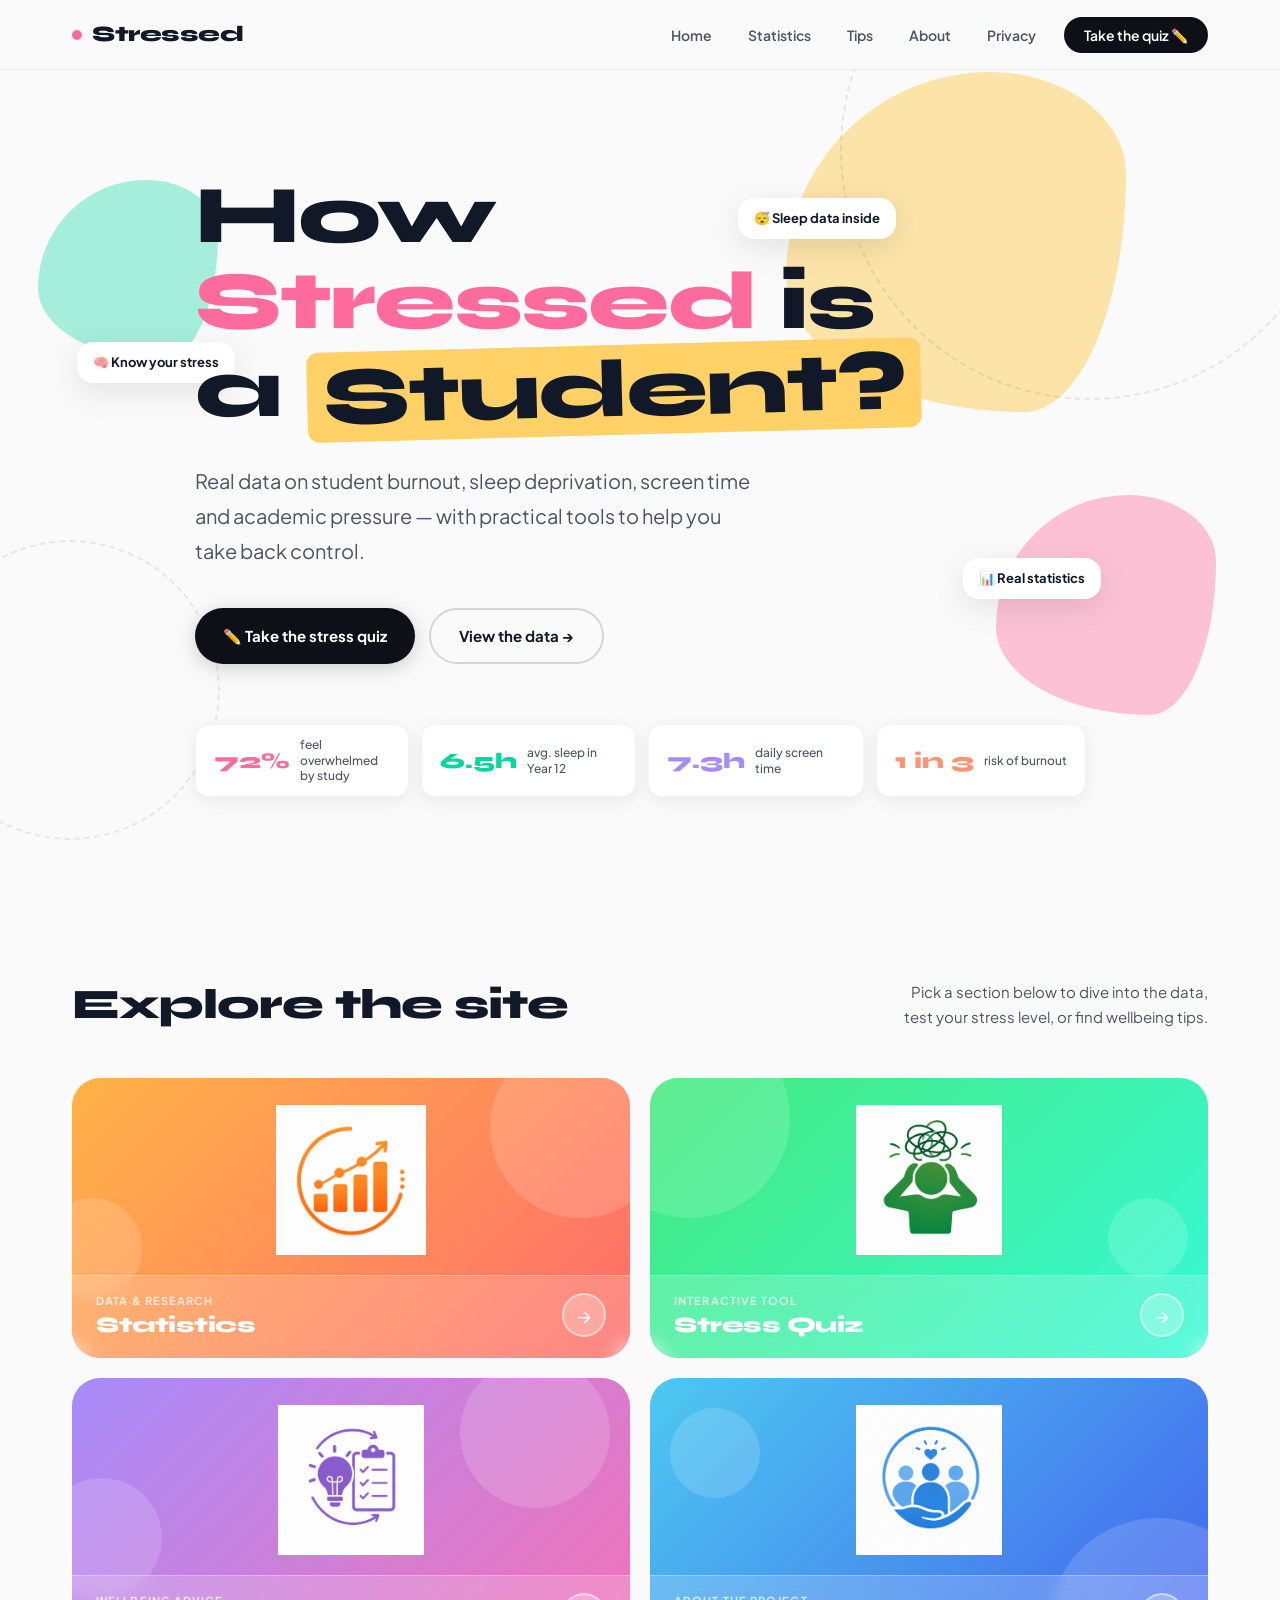
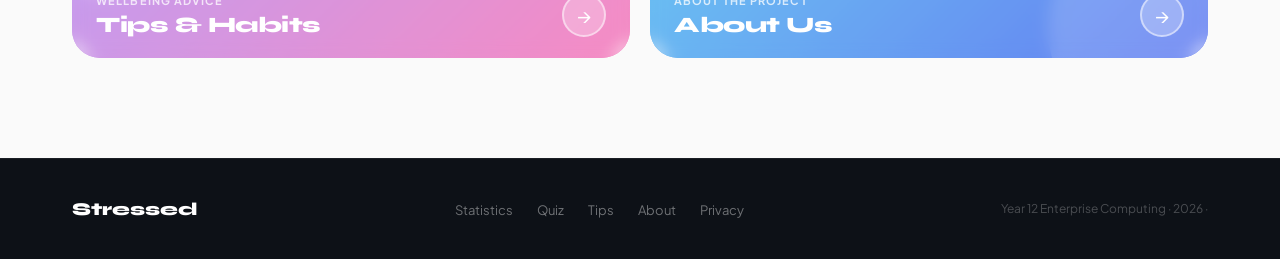
<file: index.html>
<!DOCTYPE html>
<html lang="en">
<head>
<meta charset="UTF-8">
<meta name="viewport" content="width=device-width, initial-scale=1.0">
<title>Stressed — Student Wellbeing</title>
<link rel="stylesheet" href="style.css">
<link rel="preconnect" href="https://fonts.googleapis.com">
<link href="https://fonts.googleapis.com/css2?family=Syne:wght@700;800&family=Plus+Jakarta+Sans:wght@400;500;600;700&display=swap" rel="stylesheet">
</head>
<body>

<!-- ── Navigation ── -->
<nav>
  <div class="nav-inner">
    <a href="index.html" class="nav-logo">
      <span class="nav-logo-dot"></span>
      Stressed
    </a>
    <ul class="nav-links">
      <li><a href="index.html">Home</a></li>
      <li><a href="stats.html">Statistics</a></li>
      <li><a href="tips.html">Tips</a></li>
      <li><a href="about.html">About</a></li>
      <li><a href="privacy.html">Privacy</a></li>
      <li><a href="quiz.html" class="nav-quiz">Take the quiz ✏️</a></li>
    </ul>
  </div>
</nav>

<!-- ── Hero ── -->
<section class="hero">
  <div class="blob blob-1"></div>
  <div class="blob blob-2"></div>
  <div class="blob blob-3"></div>
  <div class="deco-ring ring-1"></div>
  <div class="deco-ring ring-2"></div>
  <div class="emoji-badge eb-1">😴 Sleep data inside</div>
  <div class="emoji-badge eb-2">📊 Real statistics</div>
  <div class="emoji-badge eb-3">🧠 Know your stress</div>

  <div class="hero-content">
    <h1 class="hero-title fade-up d2">
      How <span class="highlight-pink">Stressed</span> is<br>
      a <span class="highlight-yellow">Student?</span>
    </h1>
    <p class="hero-desc fade-up d3">
      Real data on student burnout, sleep deprivation, screen time and academic pressure — with practical tools to help you take back control.
    </p>
    <div class="hero-btns fade-up d4">
      <a href="quiz.html" class="btn btn-dark">✏️ Take the stress quiz</a>
      <a href="stats.html" class="btn btn-outline">View the data →</a>
    </div>
    <div class="hero-stats fade-up d5">
      <div class="hero-stat-pill">
        <div class="hsp-num" style="color:#FF6B9D">72%</div>
        <div class="hsp-label">feel overwhelmed by study</div>
      </div>
      <div class="hero-stat-pill">
        <div class="hsp-num" style="color:#06D6A0">6.5h</div>
        <div class="hsp-label">avg. sleep in Year 12</div>
      </div>
      <div class="hero-stat-pill">
        <div class="hsp-num" style="color:#A78BFA">7.3h</div>
        <div class="hsp-label">daily screen time</div>
      </div>
      <div class="hero-stat-pill">
        <div class="hsp-num" style="color:#FF9472">1 in 3</div>
        <div class="hsp-label">risk of burnout</div>
      </div>
    </div>
  </div>
</section>

<!-- ── Page Cards ── -->
<section class="cards-section">
  <div class="section-wrap">
    <div class="cards-header">
      <h2 class="cards-title fade-up d1">Explore the site</h2>
      <p class="cards-sub fade-up d2">Pick a section below to dive into the data, test your stress level, or find wellbeing tips.</p>
    </div>
    <div class="cards-grid">

      <!-- Statistics -->
      <a href="stats.html" class="page-card card-stats fade-up d1">
        <div class="card-deco" style="width:180px;height:180px;top:-40px;right:-40px;"></div>
        <div class="card-deco" style="width:100px;height:100px;bottom:60px;left:-30px;"></div>
        <div class="card-img-area">
          <img src="stats.jpg" alt="Statistics" class="card-img">
        </div>
        <div class="card-bottom">
          <div class="card-info">
            <div class="card-tag">Data &amp; Research</div>
            <div class="card-name">Statistics</div>
          </div>
          <div class="card-arrow">→</div>
        </div>
      </a>

      <!-- Quiz -->
      <a href="quiz.html" class="page-card card-quiz fade-up d2">
        <div class="card-deco" style="width:200px;height:200px;top:-60px;left:-60px;"></div>
        <div class="card-deco" style="width:80px;height:80px;bottom:80px;right:20px;"></div>
        <div class="card-img-area">
          <img src="Stressquiz.jpg" alt="Stress Quiz" class="card-img">
        </div>
        <div class="card-bottom">
          <div class="card-info">
            <div class="card-tag">Interactive Tool</div>
            <div class="card-name">Stress Quiz</div>
          </div>
          <div class="card-arrow">→</div>
        </div>
      </a>

      <!-- Tips -->
      <a href="tips.html" class="page-card card-tips fade-up d3">
        <div class="card-deco" style="width:150px;height:150px;top:-20px;right:20px;"></div>
        <div class="card-deco" style="width:120px;height:120px;bottom:60px;left:-30px;"></div>
        <div class="card-img-area">
          <img src="tips.jpg" alt="Tips and Habits" class="card-img">
        </div>
        <div class="card-bottom">
          <div class="card-info">
            <div class="card-tag">Wellbeing Advice</div>
            <div class="card-name">Tips &amp; Habits</div>
          </div>
          <div class="card-arrow">→</div>
        </div>
      </a>

      <!-- About -->
      <a href="about.html" class="page-card card-about fade-up d4">
        <div class="card-deco" style="width:220px;height:220px;bottom:-80px;right:-60px;"></div>
        <div class="card-deco" style="width:90px;height:90px;top:30px;left:20px;"></div>
        <div class="card-img-area">
          <img src="aboutus.jpg" alt="About Us" class="card-img">
        </div>
        <div class="card-bottom">
          <div class="card-info">
            <div class="card-tag">About the Project</div>
            <div class="card-name">About Us</div>
          </div>
          <div class="card-arrow">→</div>
        </div>
      </a>

    </div>
  </div>
</section>

<!-- ── Footer ── -->
<footer>
  <div class="footer-inner">
    <a href="index.html" class="footer-logo">Stressed</a>
    <ul class="footer-links">
      <li><a href="stats.html">Statistics</a></li>
      <li><a href="quiz.html">Quiz</a></li>
      <li><a href="tips.html">Tips</a></li>
      <li><a href="about.html">About</a></li>
      <li><a href="privacy.html">Privacy</a></li>
    </ul>
    <span class="footer-copy">Year 12 Enterprise Computing · 2026 · </span>
  </div>
</footer>

</body>
</html>
</file>
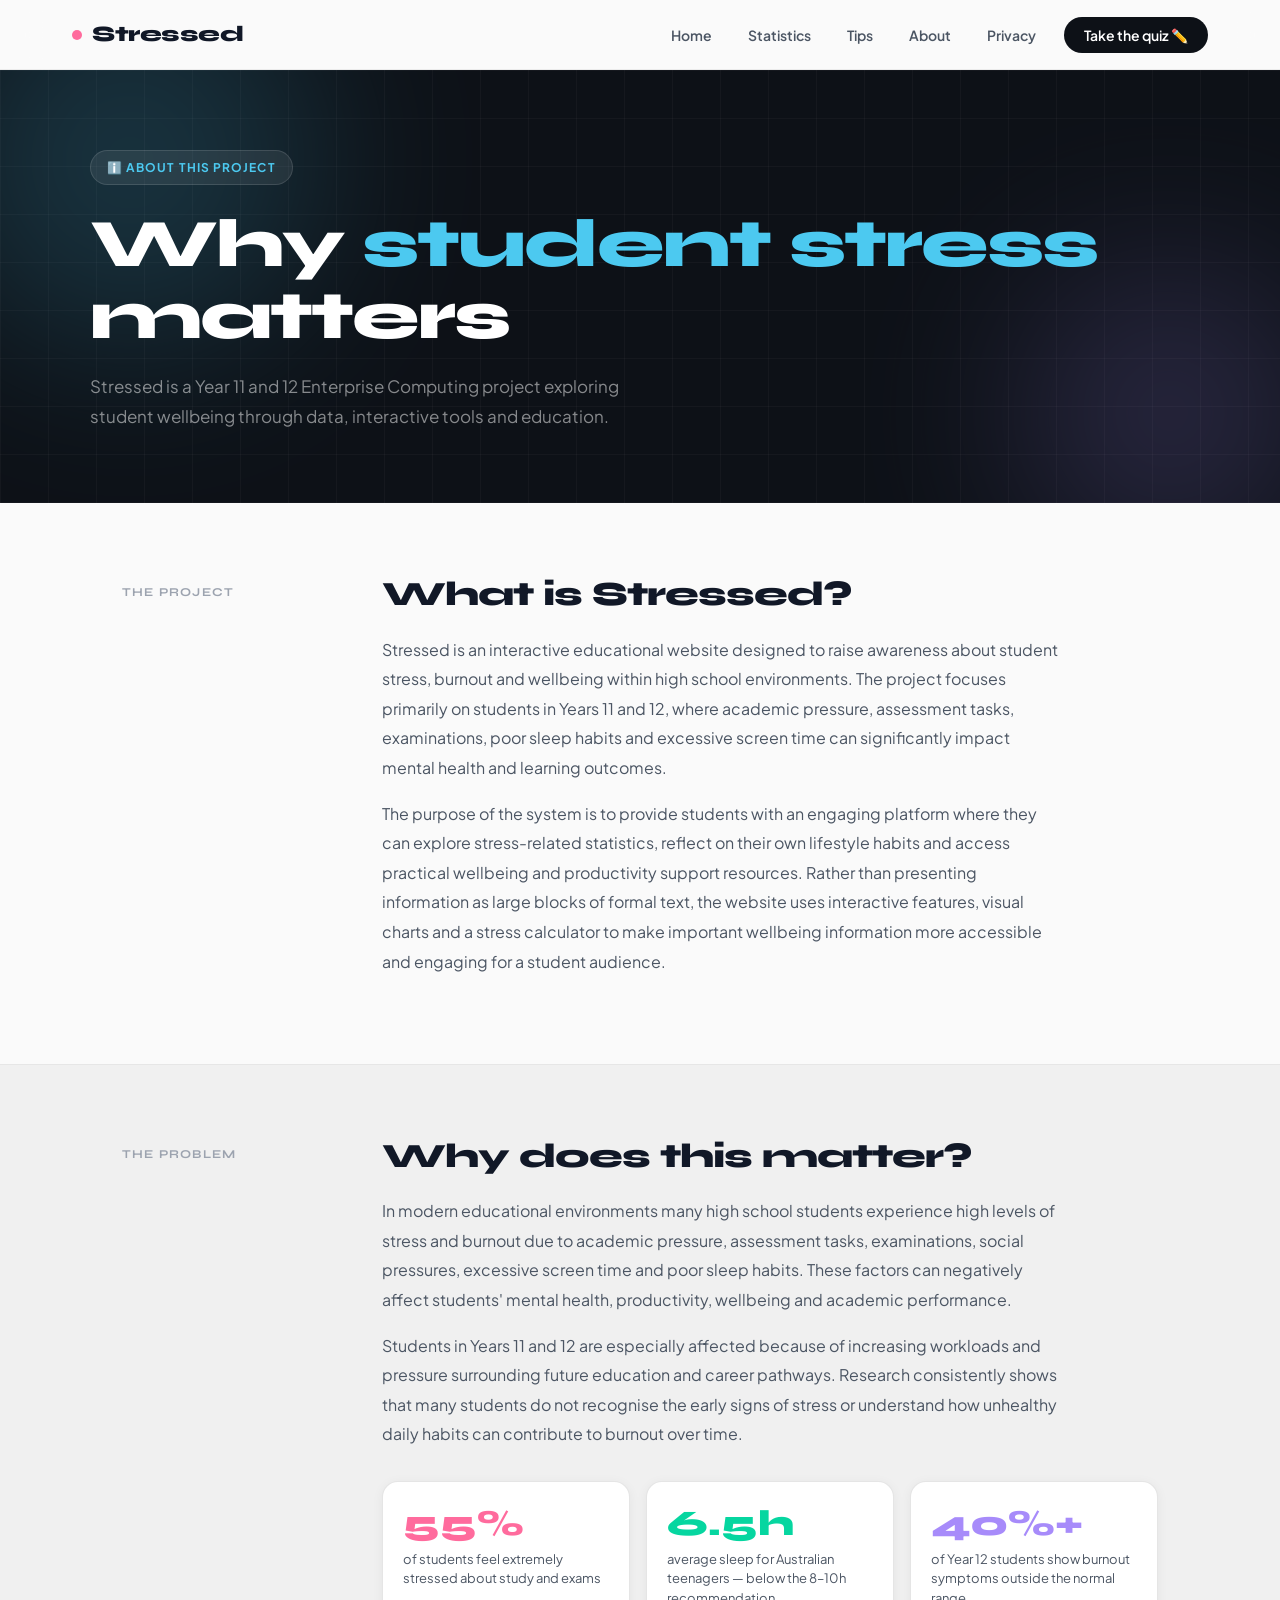
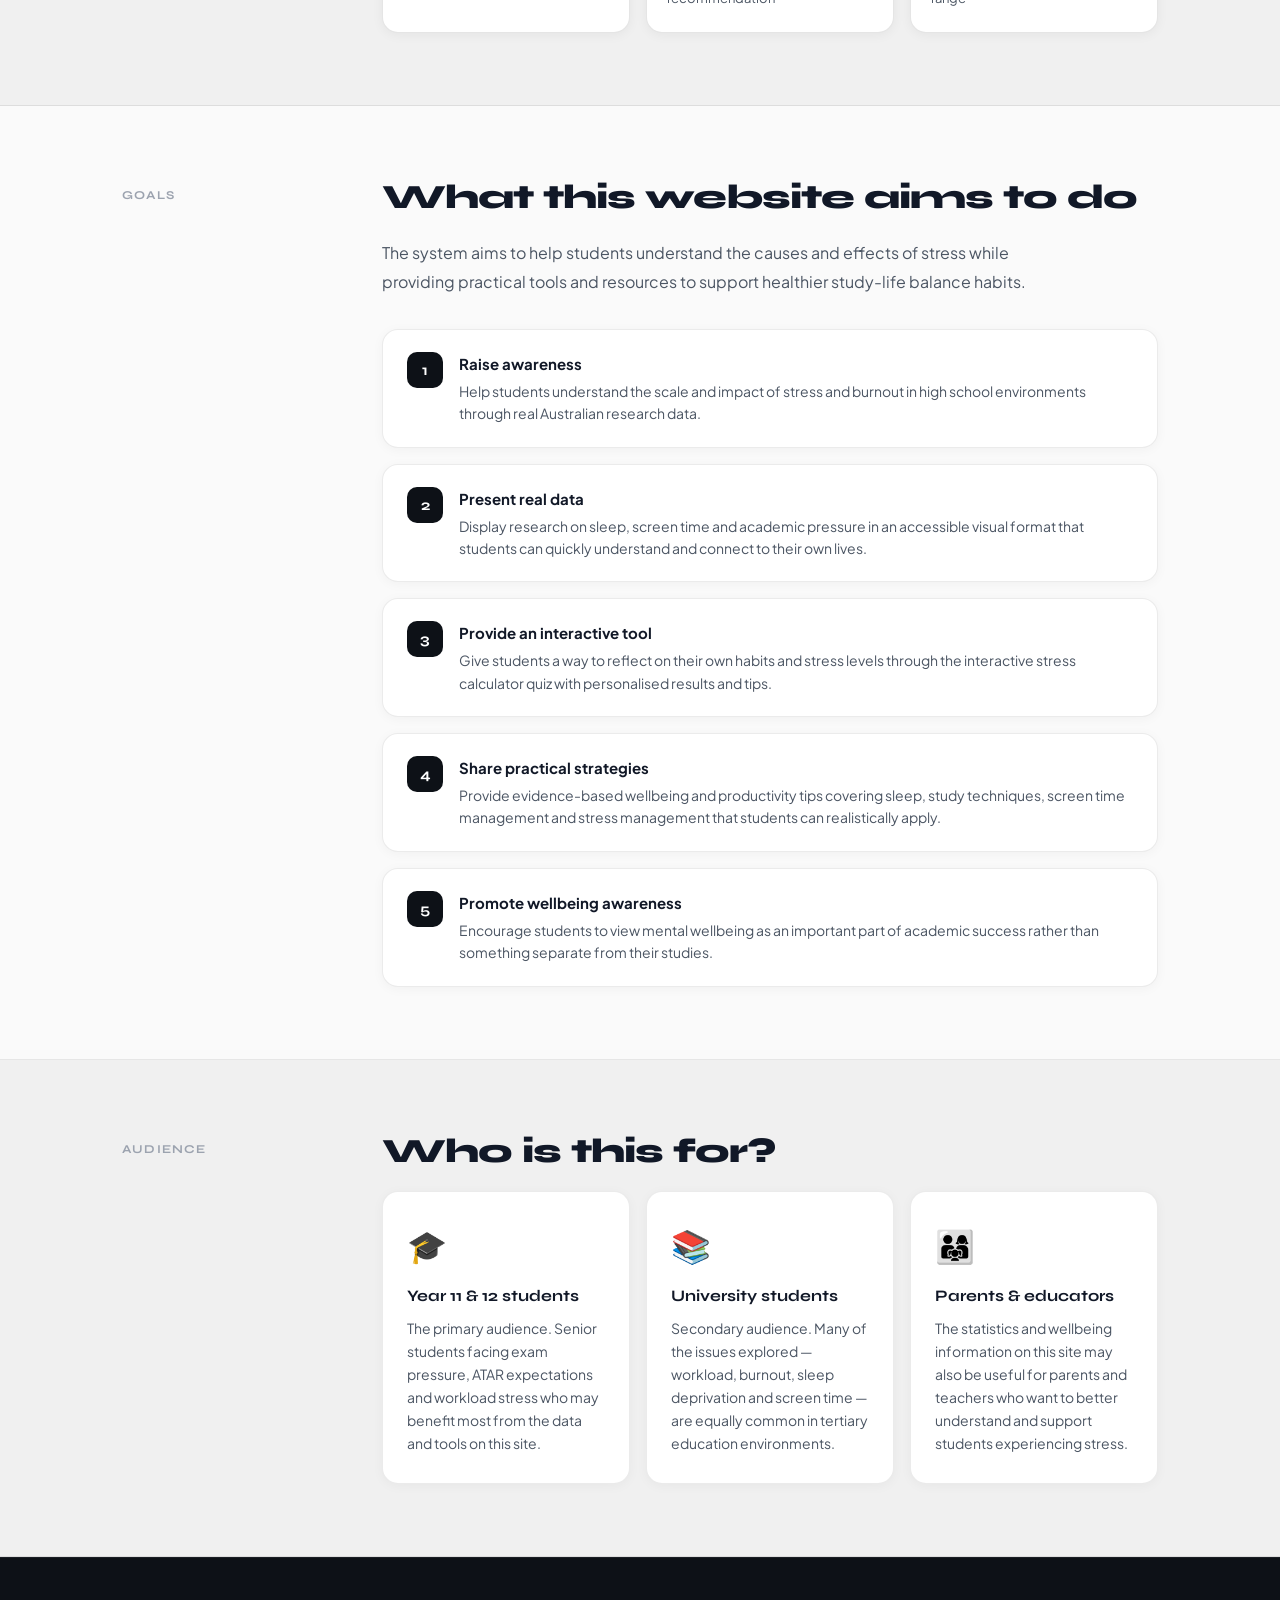
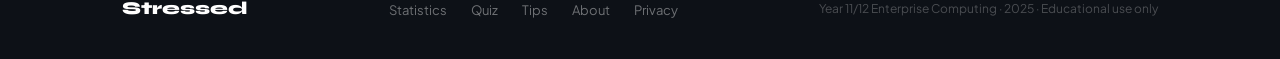
<file: about.html>
<!DOCTYPE html>
<html lang="en">
<head>
<meta charset="UTF-8">
<meta name="viewport" content="width=device-width, initial-scale=1.0">
<title>About — Stressed</title>
<link rel="stylesheet" href="style.css">
<link rel="stylesheet" href="about.css">
<link rel="preconnect" href="https://fonts.googleapis.com">
<link href="https://fonts.googleapis.com/css2?family=Syne:wght@700;800&family=Plus+Jakarta+Sans:wght@400;500;600;700&display=swap" rel="stylesheet">
</head>
<body>

<!-- nav-->
<nav>
  <div class="nav-inner">
    <a href="index.html" class="nav-logo">
      <span class="nav-logo-dot"></span>
      Stressed
    </a>
    <ul class="nav-links">
      <li><a href="index.html">Home</a></li>
      <li><a href="stats.html">Statistics</a></li>
      <li><a href="tips.html">Tips</a></li>
      <li><a href="about.html" class="active">About</a></li>
      <li><a href="privacy.html">Privacy</a></li>
      <li><a href="quiz.html" class="nav-quiz">Take the quiz ✏️</a></li>
    </ul>
  </div>
</nav>

<!-- ── hero ── -->
<div class="about-hero">
  <div class="hero-glow hg-1"></div>
  <div class="hero-glow hg-2"></div>
  <div class="about-hero-inner">
    <div class="about-eyebrow">ℹ️ About this project</div>
    <h1 class="about-hero-title">Why <span class="accent">student stress</span> matters</h1>
    <p class="about-hero-sub">Stressed is a Year 11 and 12 Enterprise Computing project exploring student wellbeing through data, interactive tools and education.</p>
  </div>
</div>

<!-- ── the main content ── -->
<div class="about-wrap">

  <!-- Purpose -->
  <div class="about-section">
    <div class="about-section-inner">
      <div class="about-label">The project</div>
      <div class="about-content">
        <h2 class="about-heading">What is Stressed?</h2>
        <p class="about-text">Stressed is an interactive educational website designed to raise awareness about student stress, burnout and wellbeing within high school environments. The project focuses primarily on students in Years 11 and 12, where academic pressure, assessment tasks, examinations, poor sleep habits and excessive screen time can significantly impact mental health and learning outcomes.</p>
        <p class="about-text">The purpose of the system is to provide students with an engaging platform where they can explore stress-related statistics, reflect on their own lifestyle habits and access practical wellbeing and productivity support resources. Rather than presenting information as large blocks of formal text, the website uses interactive features, visual charts and a stress calculator to make important wellbeing information more accessible and engaging for a student audience.</p>
      </div>
    </div>
  </div>

  <!-- Problem -->
  <div class="about-section tinted">
    <div class="about-section-inner">
      <div class="about-label">The problem</div>
      <div class="about-content">
        <h2 class="about-heading">Why does this matter?</h2>
        <p class="about-text">In modern educational environments many high school students experience high levels of stress and burnout due to academic pressure, assessment tasks, examinations, social pressures, excessive screen time and poor sleep habits. These factors can negatively affect students' mental health, productivity, wellbeing and academic performance.</p>
        <p class="about-text">Students in Years 11 and 12 are especially affected because of increasing workloads and pressure surrounding future education and career pathways. Research consistently shows that many students do not recognise the early signs of stress or understand how unhealthy daily habits can contribute to burnout over time.</p>
        <div class="problem-stats">
          <div class="problem-stat">
            <div class="ps-num" style="color:#FF6B9D">55%</div>
            <div class="ps-label">of students feel extremely stressed about study and exams</div>
          </div>
          <div class="problem-stat">
            <div class="ps-num" style="color:#06D6A0">6.5h</div>
            <div class="ps-label">average sleep for Australian teenagers — below the 8–10h recommendation</div>
          </div>
          <div class="problem-stat">
            <div class="ps-num" style="color:#A78BFA">40%+</div>
            <div class="ps-label">of Year 12 students show burnout symptoms outside the normal range</div>
          </div>
        </div>
      </div>
    </div>
  </div>

  <!-- Goals -->
  <div class="about-section">
    <div class="about-section-inner">
      <div class="about-label">Goals</div>
      <div class="about-content">
        <h2 class="about-heading">What this website aims to do</h2>
        <p class="about-text" style="margin-bottom:32px">The system aims to help students understand the causes and effects of stress while providing practical tools and resources to support healthier study-life balance habits.</p>
        <div class="goals-list">
          <div class="goal-item">
            <div class="goal-num">1</div>
            <div class="goal-text">
              <div class="goal-title">Raise awareness</div>
              <div class="goal-desc">Help students understand the scale and impact of stress and burnout in high school environments through real Australian research data.</div>
            </div>
          </div>
          <div class="goal-item">
            <div class="goal-num">2</div>
            <div class="goal-text">
              <div class="goal-title">Present real data</div>
              <div class="goal-desc">Display research on sleep, screen time and academic pressure in an accessible visual format that students can quickly understand and connect to their own lives.</div>
            </div>
          </div>
          <div class="goal-item">
            <div class="goal-num">3</div>
            <div class="goal-text">
              <div class="goal-title">Provide an interactive tool</div>
              <div class="goal-desc">Give students a way to reflect on their own habits and stress levels through the interactive stress calculator quiz with personalised results and tips.</div>
            </div>
          </div>
          <div class="goal-item">
            <div class="goal-num">4</div>
            <div class="goal-text">
              <div class="goal-title">Share practical strategies</div>
              <div class="goal-desc">Provide evidence-based wellbeing and productivity tips covering sleep, study techniques, screen time management and stress management that students can realistically apply.</div>
            </div>
          </div>
          <div class="goal-item">
            <div class="goal-num">5</div>
            <div class="goal-text">
              <div class="goal-title">Promote wellbeing awareness</div>
              <div class="goal-desc">Encourage students to view mental wellbeing as an important part of academic success rather than something separate from their studies.</div>
            </div>
          </div>
        </div>
      </div>
    </div>
  </div>

  <!-- Audience -->
  <div class="about-section tinted">
    <div class="about-section-inner">
      <div class="about-label">Audience</div>
      <div class="about-content">
        <h2 class="about-heading">Who is this for?</h2>
        <div class="audience-cards">
          <div class="audience-card">
            <div class="ac-icon">🎓</div>
            <div class="ac-title">Year 11 &amp; 12 students</div>
            <div class="ac-desc">The primary audience. Senior students facing exam pressure, ATAR expectations and workload stress who may benefit most from the data and tools on this site.</div>
          </div>
          <div class="audience-card">
            <div class="ac-icon">📚</div>
            <div class="ac-title">University students</div>
            <div class="ac-desc">Secondary audience. Many of the issues explored — workload, burnout, sleep deprivation and screen time — are equally common in tertiary education environments.</div>
          </div>
          <div class="audience-card">
            <div class="ac-icon">👨‍👩‍👧</div>
            <div class="ac-title">Parents &amp; educators</div>
            <div class="ac-desc">The statistics and wellbeing information on this site may also be useful for parents and teachers who want to better understand and support students experiencing stress.</div>
          </div>
        </div>
      </div>
    </div>
  </div>

  <!--tech->
  <div class="about-section">
    <div class="about-section-inner">
      <div class="about-label">Built with</div>
      <div class="about-content">
        <h2 class="about-heading">How was this built?</h2>
        <p class="about-text">This website was developed entirely using front-end web development technologies — no external frameworks or paid tools were used.</p>
        <div class="tech-cards">
          <div class="tech-card">
            <div class="tc-icon">🌐</div>
            <div class="tc-title">HTML</div>
            <div class="tc-desc">Used to structure every page of the website including navigation, content sections, charts and interactive elements.</div>
          </div>
          <div class="tech-card">
            <div class="tc-icon">🎨</div>
            <div class="tc-title">CSS</div>
            <div class="tc-desc">Used for all visual styling, animations, responsive layouts, the bento grid, colour palette and typography system.</div>
          </div>
          <div class="tech-card">
            <div class="tc-icon">⚡</div>
            <div class="tc-title">JavaScript</div>
            <div class="tc-desc">Used to power the interactive stress quiz — handling question navigation, score calculation and personalised result generation.</div>
          </div>
          
        </div>
      </div>
    </div>
  </div>

</div>

<!--footer-->
<footer>
  <div class="footer-inner">
    <a href="index.html" class="footer-logo">Stressed</a>
    <ul class="footer-links">
      <li><a href="stats.html">Statistics</a></li>
      <li><a href="quiz.html">Quiz</a></li>
      <li><a href="tips.html">Tips</a></li>
      <li><a href="about.html">About</a></li>
      <li><a href="privacy.html">Privacy</a></li>
    </ul>
    <span class="footer-copy">Year 11/12 Enterprise Computing · 2025 · Educational use only</span>
  </div>
</footer>

</body>
</html>
</file>
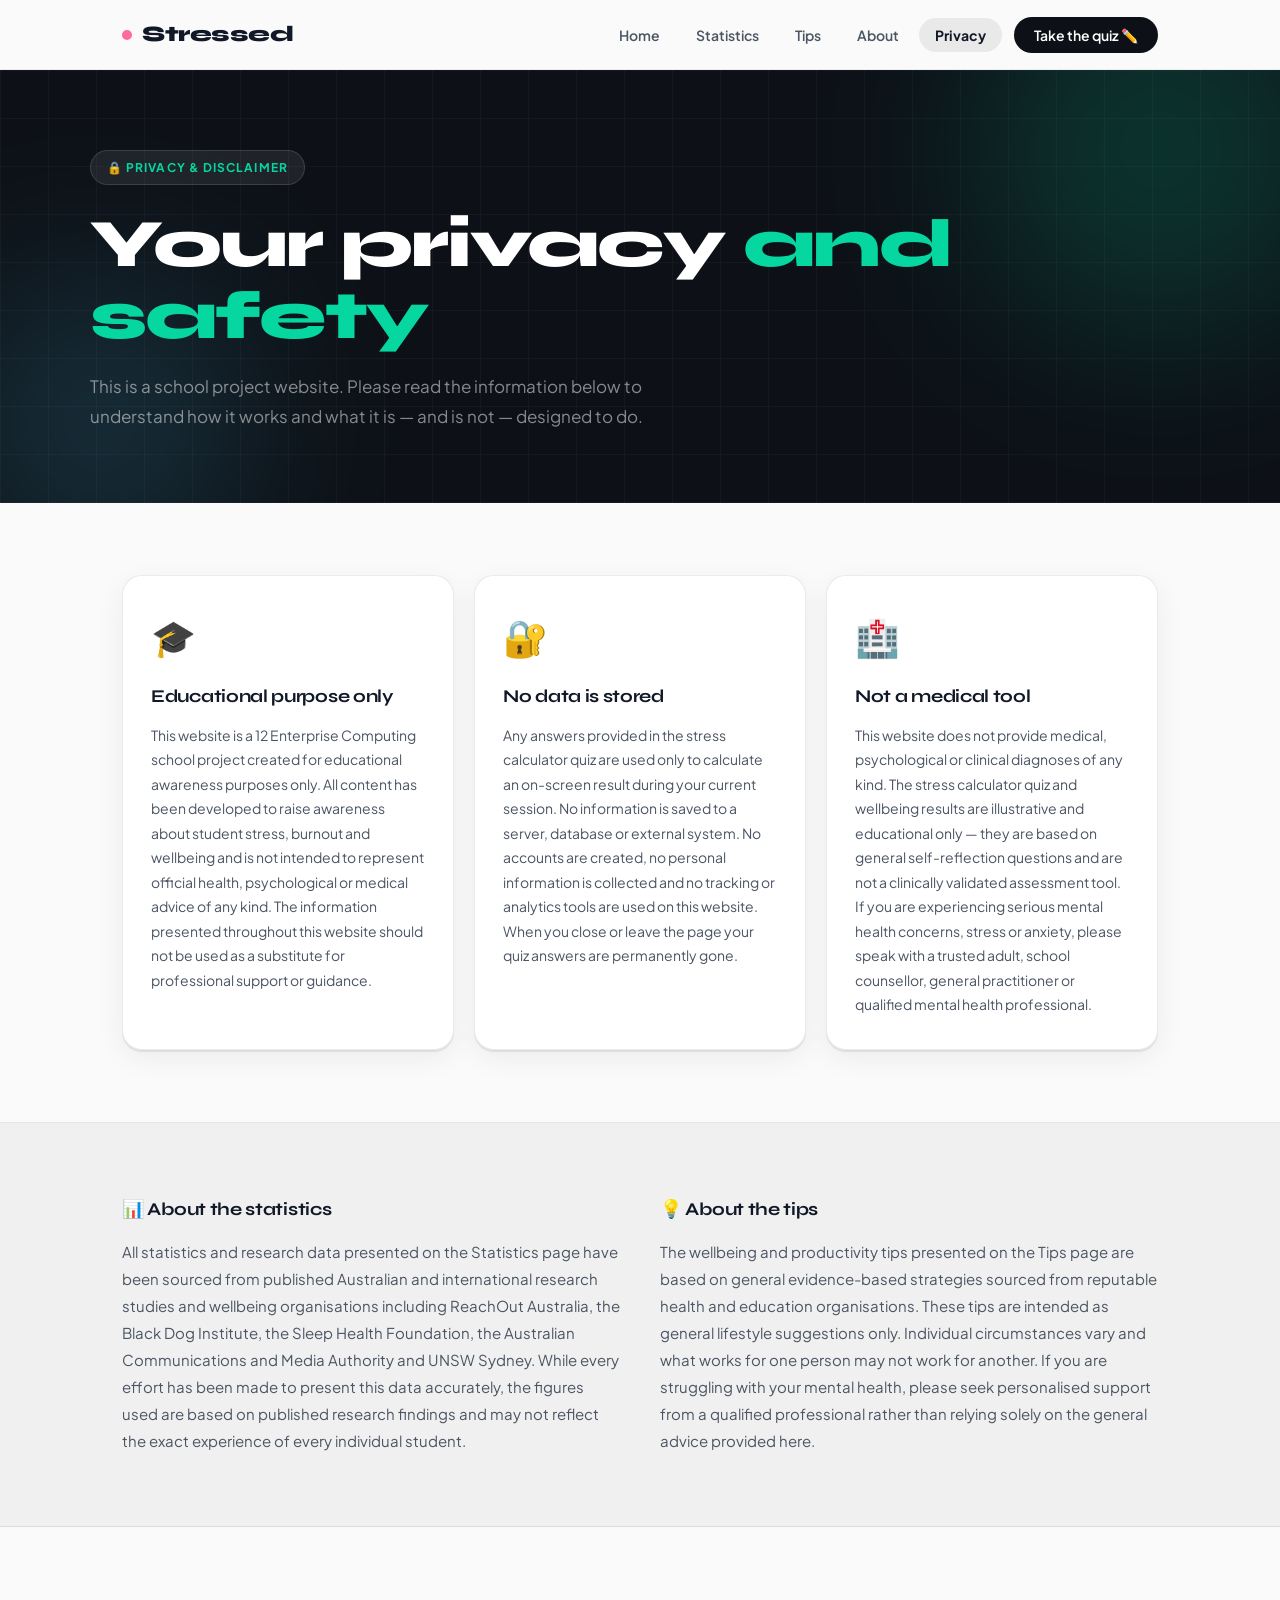
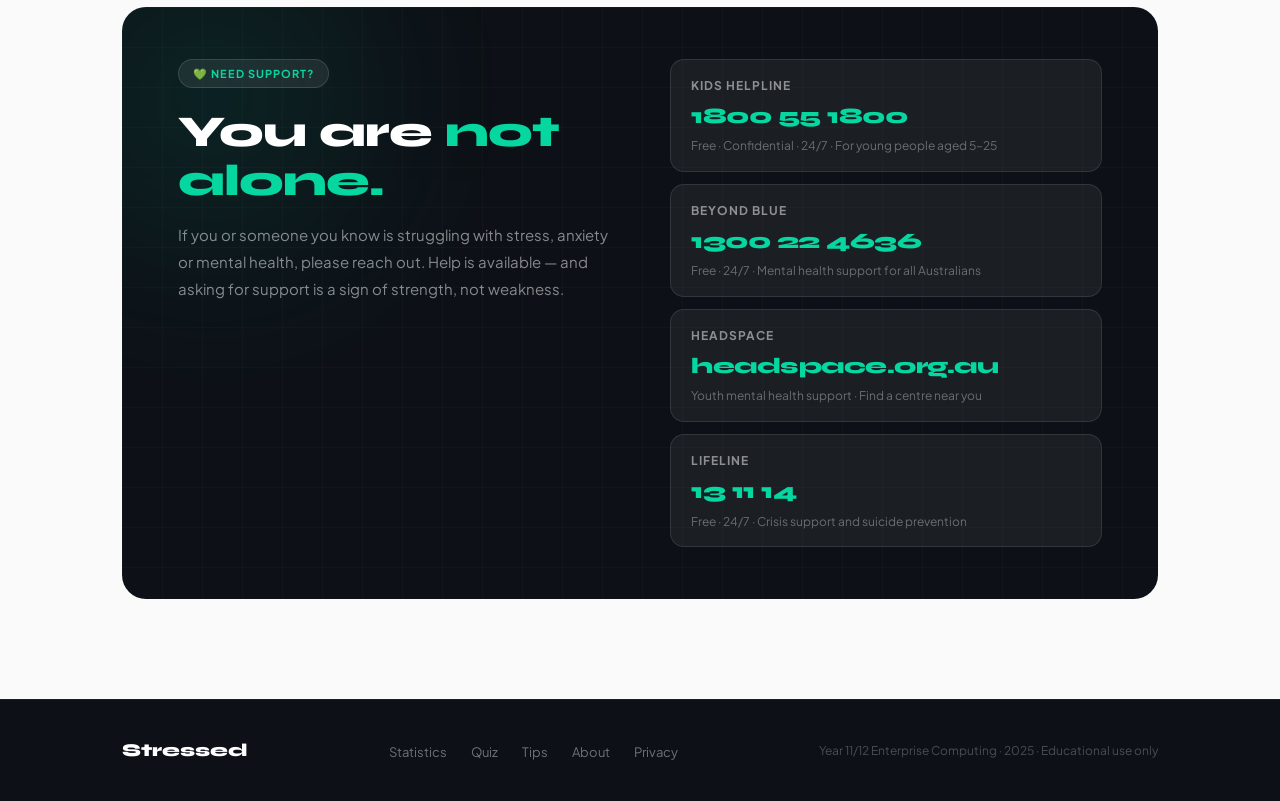
<file: privacy.html>
<!DOCTYPE html>
<html lang="en">
<head>
<meta charset="UTF-8">
<meta name="viewport" content="width=device-width, initial-scale=1.0">
<title>Privacy — Stressed</title>
<link rel="stylesheet" href="style.css">
<link rel="stylesheet" href="privacy.css">
<link rel="preconnect" href="https://fonts.googleapis.com">
<link href="https://fonts.googleapis.com/css2?family=Syne:wght@700;800&family=Plus+Jakarta+Sans:wght@400;500;600;700&display=swap" rel="stylesheet">
</head>
<body>

<!-- ── Nav ── -->
<nav>
  <div class="nav-inner">
    <a href="index.html" class="nav-logo">
      <span class="nav-logo-dot"></span>
      Stressed
    </a>
    <ul class="nav-links">
      <li><a href="index.html">Home</a></li>
      <li><a href="stats.html">Statistics</a></li>
      <li><a href="tips.html">Tips</a></li>
      <li><a href="about.html">About</a></li>
      <li><a href="privacy.html" class="active">Privacy</a></li>
      <li><a href="quiz.html" class="nav-quiz">Take the quiz ✏️</a></li>
    </ul>
  </div>
</nav>

<!-- ── Hero ── -->
<div class="privacy-hero">
  <div class="hero-glow hg-1"></div>
  <div class="hero-glow hg-2"></div>
  <div class="privacy-hero-inner">
    <div class="privacy-eyebrow">🔒 Privacy &amp; Disclaimer</div>
    <h1 class="privacy-hero-title">Your privacy <span class="accent">and safety</span></h1>
    <p class="privacy-hero-sub">This is a school project website. Please read the information below to understand how it works and what it is — and is not — designed to do.</p>
  </div>
</div>

<!-- ── Main Content ── -->
<div class="privacy-wrap">

  <!-- Three main cards -->
  <div class="privacy-cards-section">
    <div class="page-wrap">
      <div class="privacy-cards">

        <div class="privacy-card">
          <div class="pc-icon">🎓</div>
          <div class="pc-title">Educational purpose only</div>
          <div class="pc-text">This website is a 12 Enterprise Computing school project created for educational awareness purposes only. All content has been developed to raise awareness about student stress, burnout and wellbeing and is not intended to represent official health, psychological or medical advice of any kind. The information presented throughout this website should not be used as a substitute for professional support or guidance.</div>
        </div>

        <div class="privacy-card">
          <div class="pc-icon">🔐</div>
          <div class="pc-title">No data is stored</div>
          <div class="pc-text">Any answers provided in the stress calculator quiz are used only to calculate an on-screen result during your current session. No information is saved to a server, database or external system. No accounts are created, no personal information is collected and no tracking or analytics tools are used on this website. When you close or leave the page your quiz answers are permanently gone.</div>
        </div>

        <div class="privacy-card">
          <div class="pc-icon">🏥</div>
          <div class="pc-title">Not a medical tool</div>
          <div class="pc-text">This website does not provide medical, psychological or clinical diagnoses of any kind. The stress calculator quiz and wellbeing results are illustrative and educational only — they are based on general self-reflection questions and are not a clinically validated assessment tool. If you are experiencing serious mental health concerns, stress or anxiety, please speak with a trusted adult, school counsellor, general practitioner or qualified mental health professional.</div>
        </div>

      </div>
    </div>
  </div>

  <!-- Data sources -->
  <div class="privacy-info-section">
    <div class="page-wrap">
      <div class="info-grid">
        <div class="info-block">
          <h3 class="info-title">📊 About the statistics</h3>
          <p class="info-text">All statistics and research data presented on the Statistics page have been sourced from published Australian and international research studies and wellbeing organisations including ReachOut Australia, the Black Dog Institute, the Sleep Health Foundation, the Australian Communications and Media Authority and UNSW Sydney. While every effort has been made to present this data accurately, the figures used are based on published research findings and may not reflect the exact experience of every individual student.</p>
        </div>
        <div class="info-block">
          <h3 class="info-title">💡 About the tips</h3>
          <p class="info-text">The wellbeing and productivity tips presented on the Tips page are based on general evidence-based strategies sourced from reputable health and education organisations. These tips are intended as general lifestyle suggestions only. Individual circumstances vary and what works for one person may not work for another. If you are struggling with your mental health, please seek personalised support from a qualified professional rather than relying solely on the general advice provided here.</p>
        </div>
      </div>
    </div>
  </div>

  <!-- Support resources -->
  <div class="support-section">
    <div class="page-wrap">
      <div class="support-inner">
        <div class="support-glow"></div>
        <div class="support-left">
          <div class="support-eyebrow">💚 Need support?</div>
          <h2 class="support-title">You are <span>not alone.</span></h2>
          <p class="support-desc">If you or someone you know is struggling with stress, anxiety or mental health, please reach out. Help is available — and asking for support is a sign of strength, not weakness.</p>
        </div>
        <div class="support-right">
          <div class="helpline-card">
            <div class="hl-name">Kids Helpline</div>
            <div class="hl-number">1800 55 1800</div>
            <div class="hl-detail">Free · Confidential · 24/7 · For young people aged 5–25</div>
          </div>
          <div class="helpline-card">
            <div class="hl-name">Beyond Blue</div>
            <div class="hl-number">1300 22 4636</div>
            <div class="hl-detail">Free · 24/7 · Mental health support for all Australians</div>
          </div>
          <div class="helpline-card">
            <div class="hl-name">Headspace</div>
            <div class="hl-number">headspace.org.au</div>
            <div class="hl-detail">Youth mental health support · Find a centre near you</div>
          </div>
          <div class="helpline-card">
            <div class="hl-name">Lifeline</div>
            <div class="hl-number">13 11 14</div>
            <div class="hl-detail">Free · 24/7 · Crisis support and suicide prevention</div>
          </div>
        </div>
      </div>
    </div>
  </div>

</div>

<!-- Footer -->
<footer>
  <div class="footer-inner">
    <a href="index.html" class="footer-logo">Stressed</a>
    <ul class="footer-links">
      <li><a href="stats.html">Statistics</a></li>
      <li><a href="quiz.html">Quiz</a></li>
      <li><a href="tips.html">Tips</a></li>
      <li><a href="about.html">About</a></li>
      <li><a href="privacy.html">Privacy</a></li>
    </ul>
    <span class="footer-copy">Year 11/12 Enterprise Computing · 2025 · Educational use only</span>
  </div>
</footer>

</body>
</html>
</file>
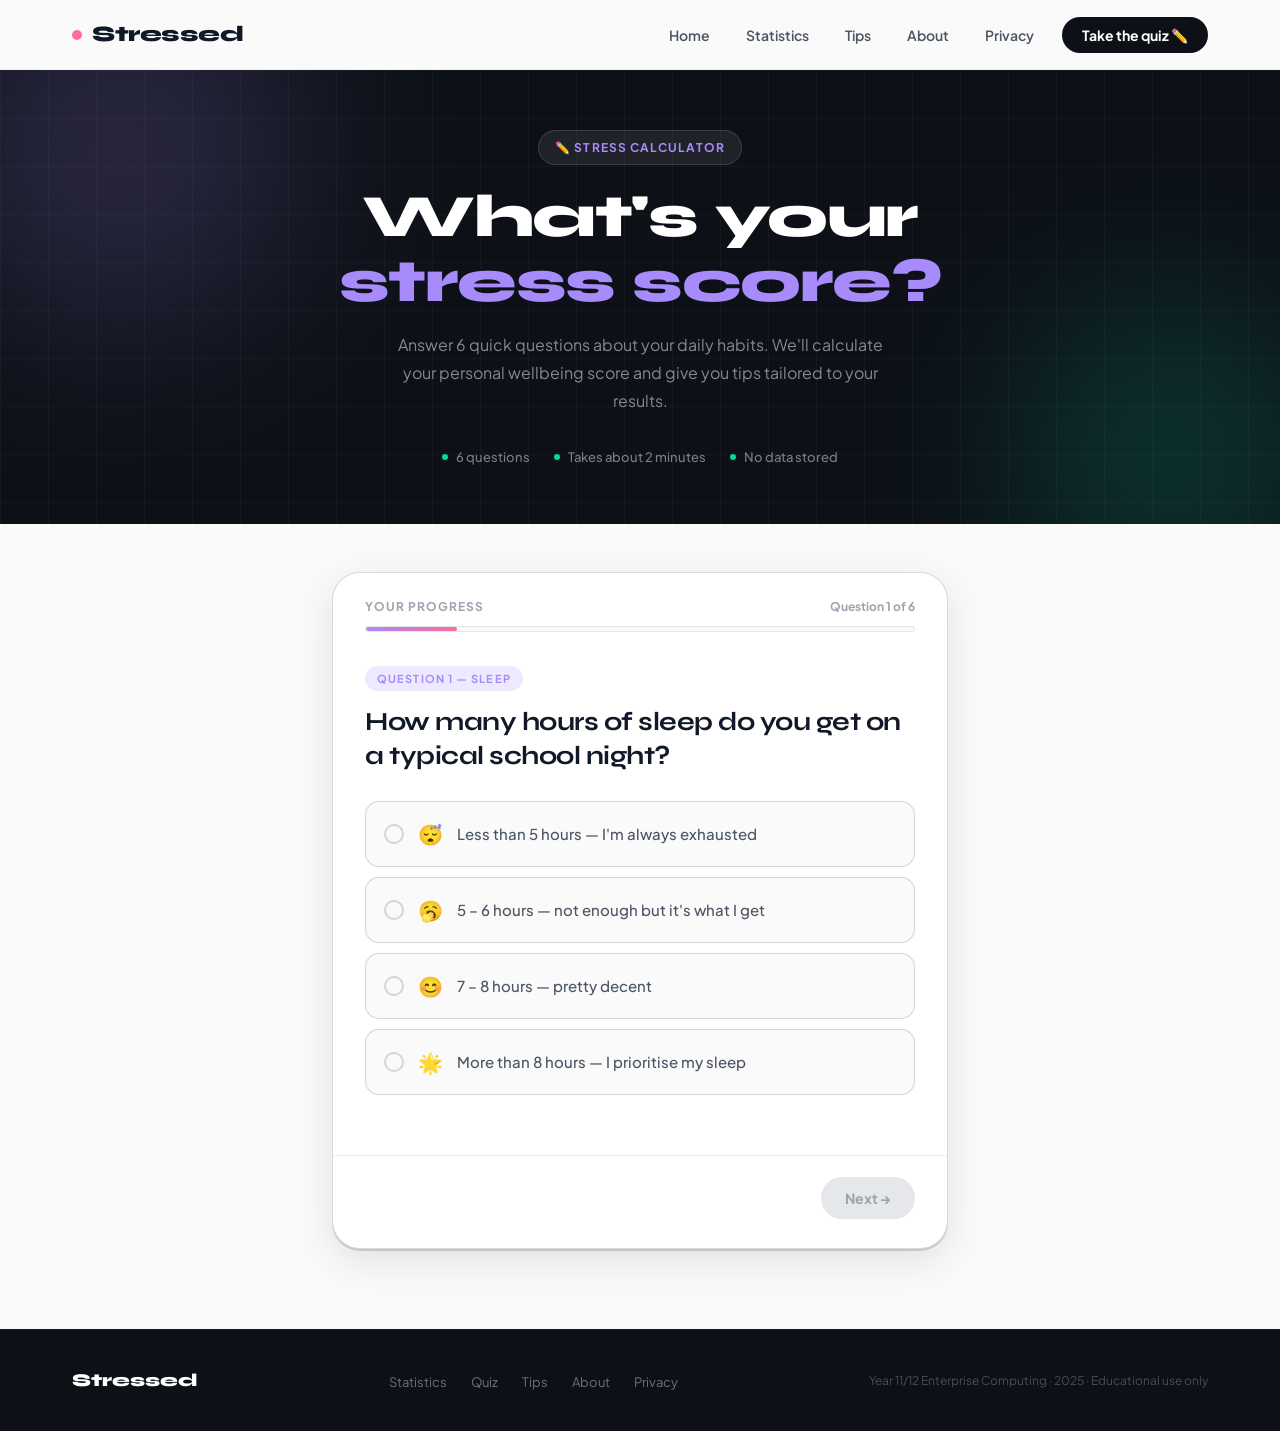
<file: quiz.html>
<!DOCTYPE html>
<html lang="en">
<head>
<meta charset="UTF-8">
<meta name="viewport" content="width=device-width, initial-scale=1.0">
<title>Stress Quiz — Stressed</title>
<link rel="preconnect" href="https://fonts.googleapis.com">
<link href="https://fonts.googleapis.com/css2?family=Syne:wght@700;800&family=Plus+Jakarta+Sans:wght@400;500;600;700&display=swap" rel="stylesheet">
<style>

*, *::before, *::after { box-sizing: border-box; margin: 0; padding: 0; }

:root {
  --pink:      #FF6B9D;
  --yellow:    #FFD166;
  --mint:      #06D6A0;
  --sky:       #4CC9F0;
  --lavender:  #A78BFA;
  --peach:     #FF9472;
  --dark:      #0D1117;
  --off:       #FAFAFA;
  --white:     #FFFFFF;
  --text:      #111827;
  --text-mid:  #4B5563;
  --text-muted:#9CA3AF;
  --border:    rgba(0,0,0,0.08);
  --border-strong: rgba(0,0,0,0.15);
  --ff-head:   'Syne', sans-serif;
  --ff-body:   'Plus Jakarta Sans', sans-serif;
  --nav-h:     70px;
  --radius:    20px;
  --radius-lg: 28px;
  --shadow:    0 4px 24px rgba(0,0,0,0.07);
  --shadow-lg: 0 2px 0px rgba(0,0,0,0.15), 0 12px 40px rgba(0,0,0,0.1);
}

html { scroll-behavior: smooth; }
body {
  font-family: var(--ff-body);
  background: var(--off);
  color: var(--text);
  overflow-x: hidden;
  line-height: 1.6;
  min-height: 100vh;
}

/* ── Nav ── */
nav {
  position: fixed;
  top: 0; left: 0; right: 0;
  height: var(--nav-h);
  z-index: 200;
  display: flex;
  align-items: center;
  background: rgba(250,250,250,0.92);
  backdrop-filter: blur(20px);
  -webkit-backdrop-filter: blur(20px);
  border-bottom: 1px solid rgba(0,0,0,0.06);
}
.nav-inner {
  max-width: 1200px;
  margin: 0 auto;
  padding: 0 32px;
  width: 100%;
  display: flex;
  align-items: center;
  justify-content: space-between;
}
.nav-logo {
  font-family: var(--ff-head);
  font-size: 22px;
  font-weight: 800;
  color: var(--text);
  text-decoration: none;
  display: flex;
  align-items: center;
  gap: 10px;
  letter-spacing: -0.5px;
}
.nav-logo-dot {
  width: 10px; height: 10px;
  border-radius: 50%;
  background: var(--pink);
  display: inline-block;
}
.nav-links {
  display: flex;
  align-items: center;
  gap: 4px;
  list-style: none;
}
.nav-links a {
  font-size: 14px;
  font-weight: 600;
  color: var(--text-mid);
  text-decoration: none;
  padding: 8px 16px;
  border-radius: 30px;
  transition: all 0.18s;
}
.nav-links a:hover { color: var(--text); background: rgba(0,0,0,0.05); }
.nav-links a.active { color: var(--text); background: rgba(0,0,0,0.07); font-weight: 700; }
.nav-quiz {
  background: var(--dark) !important;
  color: #fff !important;
  padding: 9px 20px !important;
  border-radius: 30px !important;
  margin-left: 8px;
}
.nav-quiz:hover {
  transform: translateY(-2px);
  box-shadow: 0 6px 20px rgba(0,0,0,0.2) !important;
  background: var(--dark) !important;
  color: #fff !important;
}

/* ── Hero ── */
.hero {
  margin-top: var(--nav-h);
  background: var(--dark);
  padding: 60px 32px 56px;
  position: relative;
  overflow: hidden;
  text-align: center;
}
.hero::before {
  content: '';
  position: absolute;
  inset: 0;
  background-image:
    linear-gradient(rgba(255,255,255,0.03) 1px, transparent 1px),
    linear-gradient(90deg, rgba(255,255,255,0.03) 1px, transparent 1px);
  background-size: 48px 48px;
  pointer-events: none;
}
.hero-glow {
  position: absolute;
  border-radius: 50%;
  filter: blur(90px);
  pointer-events: none;
  opacity: 0.18;
}
.hg-1 { width:360px; height:360px; background:var(--lavender); top:-100px; left:-60px; }
.hg-2 { width:300px; height:300px; background:var(--mint);     bottom:-80px; right:-40px; }

.hero-inner {
  max-width: 680px;
  margin: 0 auto;
  position: relative;
  z-index: 2;
}
.hero-eyebrow {
  display: inline-flex;
  align-items: center;
  gap: 8px;
  background: rgba(255,255,255,0.08);
  border: 1px solid rgba(255,255,255,0.12);
  border-radius: 30px;
  padding: 7px 16px;
  font-size: 12px;
  font-weight: 700;
  color: var(--lavender);
  text-transform: uppercase;
  letter-spacing: 0.09em;
  margin-bottom: 20px;
}
.hero-title {
  font-family: var(--ff-head);
  font-size: clamp(36px, 6vw, 60px);
  font-weight: 800;
  color: #fff;
  line-height: 1.08;
  letter-spacing: -1.5px;
  margin-bottom: 16px;
}
.hero-title .accent { color: var(--lavender); }
.hero-subtitle {
  font-size: 16px;
  color: rgba(255,255,255,0.5);
  line-height: 1.75;
  margin-bottom: 32px;
  max-width: 500px;
  margin-inline: auto;
}
.hero-meta {
  display: flex;
  align-items: center;
  justify-content: center;
  gap: 24px;
  flex-wrap: wrap;
}
.hero-meta-item {
  display: flex;
  align-items: center;
  gap: 8px;
  font-size: 13px;
  color: rgba(255,255,255,0.45);
  font-weight: 500;
}
.hero-meta-dot {
  width: 6px; height: 6px;
  border-radius: 50%;
  background: var(--mint);
}

/* ── Quiz Container ── */
.quiz-container {
  max-width: 680px;
  margin: 0 auto;
  padding: 48px 32px 80px;
}

/* ── quiz card── */
.quiz-card {
  background: var(--white);
  border-radius: var(--radius-lg);
  border: 1.5px solid var(--border-strong);
  box-shadow: var(--shadow-lg);
  overflow: hidden;
}

/* Progress bar at top of card */
.quiz-progress-wrap {
  padding: 24px 32px 0;
}
.quiz-progress-header {
  display: flex;
  justify-content: space-between;
  align-items: center;
  margin-bottom: 10px;
}
.quiz-progress-label {
  font-size: 12px;
  font-weight: 700;
  color: var(--text-muted);
  text-transform: uppercase;
  letter-spacing: 0.08em;
}
.quiz-progress-count {
  font-size: 12px;
  font-weight: 700;
  color: var(--text-muted);
}
.quiz-progress-track {
  height: 6px;
  background: var(--off);
  border-radius: 3px;
  overflow: hidden;
  border: 1px solid var(--border);
}
.quiz-progress-bar {
  height: 100%;
  background: linear-gradient(90deg, var(--lavender), var(--pink));
  border-radius: 3px;
  transition: width 0.4s cubic-bezier(.22,1,.36,1);
}

/* Quiz body */
.quiz-body {
  padding: 32px 32px 28px;
}

/* Step */
.quiz-step { display: none; }
.quiz-step.active {
  display: block;
  animation: fadeIn 0.3s ease;
}
@keyframes fadeIn {
  from { opacity: 0; transform: translateY(10px); }
  to   { opacity: 1; transform: translateY(0); }
}

/* Question number badge */
.q-num {
  display: inline-flex;
  align-items: center;
  gap: 6px;
  font-size: 11px;
  font-weight: 700;
  text-transform: uppercase;
  letter-spacing: 0.1em;
  color: var(--lavender);
  background: #EDE9FE;
  padding: 4px 12px;
  border-radius: 20px;
  margin-bottom: 14px;
}

.quiz-question {
  font-family: var(--ff-head);
  font-size: clamp(20px, 3vw, 26px);
  font-weight: 700;
  color: var(--text);
  line-height: 1.3;
  margin-bottom: 28px;
  letter-spacing: -0.5px;
}

/* Options */
.quiz-options {
  display: flex;
  flex-direction: column;
  gap: 10px;
  margin-bottom: 32px;
}
.quiz-opt {
  display: flex;
  align-items: center;
  gap: 14px;
  padding: 16px 18px;
  border: 1.5px solid var(--border-strong);
  border-radius: 14px;
  cursor: pointer;
  transition: all 0.18s;
  background: var(--off);
  user-select: none;
}
.quiz-opt:hover {
  border-color: var(--lavender);
  background: #F5F3FF;
  transform: translateX(4px);
}
.quiz-opt.selected {
  border-color: var(--lavender);
  background: #EDE9FE;
}
.opt-radio {
  width: 20px; height: 20px;
  border-radius: 50%;
  border: 2px solid var(--border-strong);
  display: flex;
  align-items: center;
  justify-content: center;
  flex-shrink: 0;
  transition: all 0.18s;
}
.quiz-opt.selected .opt-radio {
  border-color: var(--lavender);
  background: var(--lavender);
}
.opt-radio-dot {
  width: 8px; height: 8px;
  border-radius: 50%;
  background: #fff;
  opacity: 0;
  transition: opacity 0.15s;
}
.quiz-opt.selected .opt-radio-dot { opacity: 1; }
.opt-emoji { font-size: 20px; flex-shrink: 0; }
.opt-text {
  font-size: 15px;
  font-weight: 500;
  color: var(--text-mid);
  flex: 1;
  line-height: 1.4;
}
.quiz-opt.selected .opt-text { color: var(--text); font-weight: 600; }

/* Nav buttons */
.quiz-nav {
  display: flex;
  align-items: center;
  justify-content: space-between;
  padding: 20px 32px 28px;
  border-top: 1.5px solid var(--border);
}
.btn {
  display: inline-flex;
  align-items: center;
  gap: 8px;
  padding: 12px 24px;
  border-radius: 30px;
  font-size: 14px;
  font-weight: 700;
  font-family: var(--ff-body);
  cursor: pointer;
  border: none;
  text-decoration: none;
  transition: all 0.2s;
}
.btn-back {
  background: transparent;
  color: var(--text-muted);
  border: 1.5px solid var(--border-strong);
}
.btn-back:hover { color: var(--text); border-color: var(--text); }
.btn-next {
  background: var(--dark);
  color: #fff;
  box-shadow: 0 4px 16px rgba(0,0,0,0.15);
}
.btn-next:hover { transform: translateY(-2px); box-shadow: 0 8px 24px rgba(0,0,0,0.22); }
.btn-next:disabled {
  background: #E5E7EB;
  color: var(--text-muted);
  box-shadow: none;
  cursor: not-allowed;
  transform: none;
}
.btn-result {
  background: linear-gradient(135deg, var(--lavender), var(--pink));
  color: #fff;
  box-shadow: 0 4px 20px rgba(167,139,250,0.35);
}
.btn-result:hover { transform: translateY(-2px); box-shadow: 0 8px 30px rgba(167,139,250,0.5); }
.btn-result:disabled {
  background: #E5E7EB;
  color: var(--text-muted);
  box-shadow: none;
  cursor: not-allowed;
  transform: none;
}

/* ── Result ── */
.quiz-result { display: none; }
.quiz-result.visible { display: block; animation: fadeIn 0.5s ease; }

.result-header {
  padding: 36px 32px 24px;
  text-align: center;
  border-bottom: 1.5px solid var(--border);
}

/* Score ring */
.score-ring-wrap {
  position: relative;
  width: 160px;
  height: 160px;
  margin: 0 auto 24px;
}
.score-ring-wrap svg {
  transform: rotate(-90deg);
}
.score-ring-center {
  position: absolute;
  inset: 0;
  display: flex;
  flex-direction: column;
  align-items: center;
  justify-content: center;
}
.score-big {
  font-family: var(--ff-head);
  font-size: 44px;
  font-weight: 800;
  line-height: 1;
}
.score-denom {
  font-size: 13px;
  color: var(--text-muted);
  font-weight: 500;
}

.result-badge {
  display: inline-flex;
  align-items: center;
  gap: 8px;
  border-radius: 30px;
  padding: 8px 20px;
  font-size: 14px;
  font-weight: 700;
  margin-bottom: 14px;
}
.badge-green  { background: #D1FAE5; color: #065F46; }
.badge-yellow { background: #FEF9C3; color: #854D0E; }
.badge-red    { background: #FFE4E6; color: #9F1239; }

.result-heading {
  font-family: var(--ff-head);
  font-size: clamp(22px, 3vw, 30px);
  font-weight: 800;
  color: var(--text);
  letter-spacing: -0.5px;
  margin-bottom: 10px;
}
.result-desc {
  font-size: 15px;
  color: var(--text-mid);
  line-height: 1.75;
  max-width: 480px;
  margin: 0 auto;
}

/* Result tips */
.result-tips {
  padding: 28px 32px;
  border-bottom: 1.5px solid var(--border);
}
.result-tips-title {
  font-size: 12px;
  font-weight: 700;
  text-transform: uppercase;
  letter-spacing: 0.09em;
  color: var(--text-muted);
  margin-bottom: 16px;
}
.tips-grid {
  display: grid;
  grid-template-columns: repeat(3, 1fr);
  gap: 12px;
}
.tip-card {
  background: var(--off);
  border: 1.5px solid var(--border);
  border-radius: 16px;
  padding: 18px 16px;
}
.tip-icon { font-size: 24px; margin-bottom: 10px; }
.tip-title {
  font-size: 13px;
  font-weight: 700;
  color: var(--text);
  margin-bottom: 6px;
}
.tip-text {
  font-size: 12px;
  color: var(--text-mid);
  line-height: 1.6;
}

/* Result breakdown */
.result-breakdown {
  padding: 24px 32px;
  border-bottom: 1.5px solid var(--border);
}
.breakdown-title {
  font-size: 12px;
  font-weight: 700;
  text-transform: uppercase;
  letter-spacing: 0.09em;
  color: var(--text-muted);
  margin-bottom: 16px;
}
.breakdown-bars { display: flex; flex-direction: column; gap: 12px; }
.breakdown-row {}
.breakdown-meta {
  display: flex;
  justify-content: space-between;
  font-size: 13px;
  margin-bottom: 6px;
  color: var(--text-mid);
  font-weight: 500;
}
.breakdown-track {
  height: 8px;
  background: var(--off);
  border-radius: 4px;
  border: 1px solid var(--border);
  overflow: hidden;
}
.breakdown-fill {
  height: 100%;
  border-radius: 4px;
}

/* Result footer actions */
.result-actions {
  padding: 24px 32px;
  display: flex;
  gap: 12px;
  flex-wrap: wrap;
  justify-content: center;
}
.btn-retake {
  background: transparent;
  color: var(--text);
  border: 1.5px solid var(--border-strong);
}
.btn-retake:hover { background: var(--off); }
.btn-tips {
  background: var(--mint);
  color: var(--dark);
  box-shadow: 0 4px 16px rgba(6,214,160,0.25);
}
.btn-tips:hover { transform: translateY(-2px); box-shadow: 0 8px 24px rgba(6,214,160,0.4); }

/* ── Footer ── */
footer {
  background: var(--dark);
  border-top: 1px solid rgba(255,255,255,0.06);
  padding: 36px 0;
}
.footer-inner {
  max-width: 1200px;
  margin: 0 auto;
  padding: 0 32px;
  display: flex;
  justify-content: space-between;
  align-items: center;
  flex-wrap: wrap;
  gap: 16px;
}
.footer-logo {
  font-family: var(--ff-head);
  font-size: 18px;
  font-weight: 800;
  color: #fff;
  text-decoration: none;
}
.footer-links { display: flex; gap: 24px; list-style: none; }
.footer-links a {
  font-size: 13px;
  color: rgba(255,255,255,0.4);
  text-decoration: none;
  transition: color 0.18s;
}
.footer-links a:hover { color: rgba(255,255,255,0.85); }
.footer-copy { font-size: 12px; color: rgba(255,255,255,0.25); }

/* ── Responsive ── */
@media (max-width: 640px) {
  .nav-links li:not(:last-child) { display: none; }
  .quiz-container { padding: 32px 16px 60px; }
  .quiz-body { padding: 24px 20px 20px; }
  .quiz-nav { padding: 16px 20px 24px; }
  .result-header { padding: 28px 20px 20px; }
  .result-tips { padding: 20px; }
  .tips-grid { grid-template-columns: 1fr; }
  .result-breakdown { padding: 20px; }
  .result-actions { padding: 20px; }
  .quiz-progress-wrap { padding: 20px 20px 0; }
}

</style>
</head>
<body>

<!-- ── Nav ── -->
<nav>
  <div class="nav-inner">
    <a href="index.html" class="nav-logo">
      <span class="nav-logo-dot"></span>
      Stressed
    </a>
    <ul class="nav-links">
      <li><a href="index.html">Home</a></li>
      <li><a href="stats.html">Statistics</a></li>
      <li><a href="tips.html">Tips</a></li>
      <li><a href="about.html">About</a></li>
      <li><a href="privacy.html">Privacy</a></li>
      <li><a href="quiz.html" class="nav-quiz active">Take the quiz ✏️</a></li>
    </ul>
  </div>
</nav>

<!-- ── Hero ── -->
<div class="hero">
  <div class="hero-glow hg-1"></div>
  <div class="hero-glow hg-2"></div>
  <div class="hero-inner">
    <div class="hero-eyebrow">✏️ Stress Calculator</div>
    <h1 class="hero-title">What's your <span class="accent">stress score?</span></h1>
    <p class="hero-subtitle">Answer 6 quick questions about your daily habits. We'll calculate your personal wellbeing score and give you tips tailored to your results.</p>
    <div class="hero-meta">
      <div class="hero-meta-item"><span class="hero-meta-dot"></span> 6 questions</div>
      <div class="hero-meta-item"><span class="hero-meta-dot"></span> Takes about 2 minutes</div>
      <div class="hero-meta-item"><span class="hero-meta-dot"></span> No data stored</div>
    </div>
  </div>
</div>

<!-- ── Quiz ── -->
<div class="quiz-container">
  <div class="quiz-card" id="quiz-card">

    <!-- Progress -->
    <div class="quiz-progress-wrap">
      <div class="quiz-progress-header">
        <span class="quiz-progress-label">Your progress</span>
        <span class="quiz-progress-count" id="progress-count">Question 1 of 6</span>
      </div>
      <div class="quiz-progress-track">
        <div class="quiz-progress-bar" id="progress-bar" style="width:16.6%"></div>
      </div>
    </div>

    <!-- Steps -->
    <div class="quiz-body" id="quiz-body">

      <!-- Q1: Sleep -->
      <div class="quiz-step active" id="step-1">
        <div class="q-num">Question 1 — Sleep</div>
        <div class="quiz-question">How many hours of sleep do you get on a typical school night?</div>
        <div class="quiz-options">
          <div class="quiz-opt" onclick="selectOpt(this, 1, 0)">
            <div class="opt-radio"><div class="opt-radio-dot"></div></div>
            <span class="opt-emoji">😴</span>
            <span class="opt-text">Less than 5 hours — I'm always exhausted</span>
          </div>
          <div class="quiz-opt" onclick="selectOpt(this, 1, 1)">
            <div class="opt-radio"><div class="opt-radio-dot"></div></div>
            <span class="opt-emoji">🥱</span>
            <span class="opt-text">5 – 6 hours — not enough but it's what I get</span>
          </div>
          <div class="quiz-opt" onclick="selectOpt(this, 1, 2)">
            <div class="opt-radio"><div class="opt-radio-dot"></div></div>
            <span class="opt-emoji">😊</span>
            <span class="opt-text">7 – 8 hours — pretty decent</span>
          </div>
          <div class="quiz-opt" onclick="selectOpt(this, 1, 3)">
            <div class="opt-radio"><div class="opt-radio-dot"></div></div>
            <span class="opt-emoji">🌟</span>
            <span class="opt-text">More than 8 hours — I prioritise my sleep</span>
          </div>
        </div>
      </div>

      <!-- Q2 screen time -->
      <div class="quiz-step" id="step-2">
        <div class="q-num">Question 2 — Screen Time</div>
        <div class="quiz-question">How many hours of recreational screen time do you have each day?</div>
        <div class="quiz-options">
          <div class="quiz-opt" onclick="selectOpt(this, 2, 0)">
            <div class="opt-radio"><div class="opt-radio-dot"></div></div>
            <span class="opt-emoji">📱</span>
            <span class="opt-text">More than 7 hours — basically all day</span>
          </div>
          <div class="quiz-opt" onclick="selectOpt(this, 2, 1)">
            <div class="opt-radio"><div class="opt-radio-dot"></div></div>
            <span class="opt-emoji">💻</span>
            <span class="opt-text">4 – 7 hours — quite a lot</span>
          </div>
          <div class="quiz-opt" onclick="selectOpt(this, 2, 2)">
            <div class="opt-radio"><div class="opt-radio-dot"></div></div>
            <span class="opt-emoji">🙂</span>
            <span class="opt-text">2 – 4 hours — moderate use</span>
          </div>
          <div class="quiz-opt" onclick="selectOpt(this, 2, 3)">
            <div class="opt-radio"><div class="opt-radio-dot"></div></div>
            <span class="opt-emoji">✅</span>
            <span class="opt-text">Less than 2 hours — I keep it minimal</span>
          </div>
        </div>
      </div>

      <!-- Q stress frequency -->
      <div class="quiz-step" id="step-3">
        <div class="q-num">Question 3 — Academic Stress</div>
        <div class="quiz-question">How often do you feel stressed or overwhelmed by schoolwork?</div>
        <div class="quiz-options">
          <div class="quiz-opt" onclick="selectOpt(this, 3, 0)">
            <div class="opt-radio"><div class="opt-radio-dot"></div></div>
            <span class="opt-emoji">🔥</span>
            <span class="opt-text">Almost every day — I feel constantly under pressure</span>
          </div>
          <div class="quiz-opt" onclick="selectOpt(this, 3, 1)">
            <div class="opt-radio"><div class="opt-radio-dot"></div></div>
            <span class="opt-emoji">😰</span>
            <span class="opt-text">Often — it affects my daily life</span>
          </div>
          <div class="quiz-opt" onclick="selectOpt(this, 3, 2)">
            <div class="opt-radio"><div class="opt-radio-dot"></div></div>
            <span class="opt-emoji">😐</span>
            <span class="opt-text">Sometimes — usually manageable</span>
          </div>
          <div class="quiz-opt" onclick="selectOpt(this, 3, 3)">
            <div class="opt-radio"><div class="opt-radio-dot"></div></div>
            <span class="opt-emoji">😌</span>
            <span class="opt-text">Rarely — I feel mostly in control</span>
          </div>
        </div>
      </div>

      <!-- Q4: Study hours -->
      <div class="quiz-step" id="step-4">
        <div class="q-num">Question 4 — Study Habits</div>
        <div class="quiz-question">How many hours do you study or do homework outside of school each day?</div>
        <div class="quiz-options">
          <div class="quiz-opt" onclick="selectOpt(this, 4, 1)">
            <div class="opt-radio"><div class="opt-radio-dot"></div></div>
            <span class="opt-emoji">😬</span>
            <span class="opt-text">More than 5 hours — I'm always studying</span>
          </div>
          <div class="quiz-opt" onclick="selectOpt(this, 4, 2)">
            <div class="opt-radio"><div class="opt-radio-dot"></div></div>
            <span class="opt-emoji">📖</span>
            <span class="opt-text">3 – 5 hours — a lot but manageable</span>
          </div>
          <div class="quiz-opt" onclick="selectOpt(this, 4, 3)">
            <div class="opt-radio"><div class="opt-radio-dot"></div></div>
            <span class="opt-emoji">✏️</span>
            <span class="opt-text">1 – 3 hours — a healthy amount</span>
          </div>
          <div class="quiz-opt" onclick="selectOpt(this, 4, 2)">
            <div class="opt-radio"><div class="opt-radio-dot"></div></div>
            <span class="opt-emoji">😅</span>
            <span class="opt-text">Less than 1 hour — I struggle to find time or motivation</span>
          </div>
        </div>
      </div>

      <!-- Q5: Exercise -->
      <div class="quiz-step" id="step-5">
        <div class="q-num">Question 5 — Physical Activity</div>
        <div class="quiz-question">How often do you do physical activity or exercise during the week?</div>
        <div class="quiz-options">
          <div class="quiz-opt" onclick="selectOpt(this, 5, 0)">
            <div class="opt-radio"><div class="opt-radio-dot"></div></div>
            <span class="opt-emoji">🛋️</span>
            <span class="opt-text">Rarely or never — I don't have time or energy</span>
          </div>
          <div class="quiz-opt" onclick="selectOpt(this, 5, 1)">
            <div class="opt-radio"><div class="opt-radio-dot"></div></div>
            <span class="opt-emoji">🚶</span>
            <span class="opt-text">Once or twice a week — occasionally</span>
          </div>
          <div class="quiz-opt" onclick="selectOpt(this, 5, 2)">
            <div class="opt-radio"><div class="opt-radio-dot"></div></div>
            <span class="opt-emoji">🏃</span>
            <span class="opt-text">3 – 4 times a week — fairly active</span>
          </div>
          <div class="quiz-opt" onclick="selectOpt(this, 5, 3)">
            <div class="opt-radio"><div class="opt-radio-dot"></div></div>
            <span class="opt-emoji">💪</span>
            <span class="opt-text">5+ times a week — very active</span>
          </div>
        </div>
      </div>

      <!-- Q6: Overall mood -->
      <div class="quiz-step" id="step-6">
        <div class="q-num">Question 6 — Wellbeing</div>
        <div class="quiz-question">How would you describe your overall mood and energy throughout the school week?</div>
        <div class="quiz-options">
          <div class="quiz-opt" onclick="selectOpt(this, 6, 0)">
            <div class="opt-radio"><div class="opt-radio-dot"></div></div>
            <span class="opt-emoji">😞</span>
            <span class="opt-text">Most days I feel exhausted, unmotivated or overwhelmed</span>
          </div>
          <div class="quiz-opt" onclick="selectOpt(this, 6, 1)">
            <div class="opt-radio"><div class="opt-radio-dot"></div></div>
            <span class="opt-emoji">😕</span>
            <span class="opt-text">I have good days and bad days, but I often feel tired or stressed</span>
          </div>
          <div class="quiz-opt" onclick="selectOpt(this, 6, 2)">
            <div class="opt-radio"><div class="opt-radio-dot"></div></div>
            <span class="opt-emoji">🙂</span>
            <span class="opt-text">I generally feel positive and have enough energy to get through the week</span>
          </div>
          <div class="quiz-opt" onclick="selectOpt(this, 6, 3)">
            <div class="opt-radio"><div class="opt-radio-dot"></div></div>
            <span class="opt-emoji">😄</span>
            <span class="opt-text">I usually feel motivated, energetic and in a good mood throughout the week</span>
          </div>
        </div>
      </div>

    </div><!-- end quiz-body -->

    <!-- Nav buttons -->
    <div class="quiz-nav" id="quiz-nav">
      <button class="btn btn-back" id="btn-back" onclick="goBack()" style="visibility:hidden">← Back</button>
      <button class="btn btn-next" id="btn-next" onclick="goNext()" disabled>Next →</button>
    </div>

    <!-- Result (hidden initially) -->
    <div class="quiz-result" id="quiz-result">

      <div class="result-header">
        <div class="score-ring-wrap">
          <svg width="160" height="160" viewBox="0 0 160 160">
            <circle cx="80" cy="80" r="66" fill="none" stroke="#F3F4F6" stroke-width="14"/>
            <circle cx="80" cy="80" r="66" fill="none" stroke="#A78BFA" stroke-width="14"
              stroke-dasharray="0 415" id="score-arc" stroke-linecap="round"
              style="transition: stroke-dasharray 1.2s cubic-bezier(.22,1,.36,1)"/>
          </svg>
          <div class="score-ring-center">
            <div class="score-big" id="score-num" style="color:var(--lavender)">—</div>
            <div class="score-denom">out of 100</div>
          </div>
        </div>
        <div class="result-badge" id="result-badge">—</div>
        <h2 class="result-heading" id="result-heading">Your result</h2>
        <p class="result-desc" id="result-desc"></p>
      </div>

      <!-- Personalised tips -->
      <div class="result-tips">
        <div class="result-tips-title">💡 Your personalised tips</div>
        <div class="tips-grid" id="tips-grid"></div>
      </div>

      <!-- Breakdown bars -->
      <div class="result-breakdown">
        <div class="breakdown-title">📊 Your habit breakdown</div>
        <div class="breakdown-bars" id="breakdown-bars"></div>
      </div>

      <!-- Actions -->
      <div class="result-actions">
        <button class="btn btn-retake" onclick="resetQuiz()">↺ Retake the quiz</button>
        <a href="tips.html" class="btn btn-tips">View wellbeing tips →</a>
        <a href="stats.html" class="btn btn-next">See the statistics →</a>
      </div>

    </div><!-- end quiz-result -->

  </div><!-- end quiz-card -->
</div><!-- end quiz-container -->

<!-- ── Footer ── -->
<footer>
  <div class="footer-inner">
    <a href="index.html" class="footer-logo">Stressed</a>
    <ul class="footer-links">
      <li><a href="stats.html">Statistics</a></li>
      <li><a href="quiz.html">Quiz</a></li>
      <li><a href="tips.html">Tips</a></li>
      <li><a href="about.html">About</a></li>
      <li><a href="privacy.html">Privacy</a></li>
    </ul>
    <span class="footer-copy">Year 11/12 Enterprise Computing · 2025 · Educational use only</span>
  </div>
</footer>

<script>
  const TOTAL = 6;
  let current = 1;
  const answers = {}; // question index → score value

  // All tips library
  const allTips = {
    sleep: {
      icon: '😴',
      title: 'Improve your sleep',
      text: 'Aim for 8–9 hours. Set a consistent bedtime even on weekends and avoid screens 30 min before bed.'
    },
    screen: {
      icon: '📵',
      title: 'Reduce screen time',
      text: 'Set daily app limits. Try a "no phone after 9pm" rule and swap 30 min of scrolling for something restful.'
    },
    stress: {
      icon: '🧘',
      title: 'Manage academic stress',
      text: 'Break big tasks into small daily chunks. Talk to a teacher or counsellor if pressure feels unmanageable.'
    },
    study: {
      icon: '📚',
      title: 'Study smarter',
      text: 'Use the Pomodoro method — 25 min of focus, then a 5 min break. Plan your week every Sunday.'
    },
    exercise: {
      icon: '🏃',
      title: 'Move more',
      text: 'Even a 10 min walk between study sessions boosts mood and lowers cortisol. Aim for 30–60 min daily.'
    },
    mood: {
      icon: '💬',
      title: 'Support your mood',
      text: 'Talk to someone you trust — a friend, parent or school counsellor. You don\'t have to manage stress alone.'
    },
    great: {
      icon: '🌟',
      title: 'Keep it up!',
      text: 'Your habits are in great shape. Keep your routines consistent, especially during exam periods.'
    }
  };

  function selectOpt(el, q, val) {
    // Deselect others in this step
    el.closest('.quiz-options').querySelectorAll('.quiz-opt').forEach(o => o.classList.remove('selected'));
    el.classList.add('selected');
    answers[q] = val;
    // Enable next button
    const btn = document.getElementById('btn-next');
    btn.disabled = false;
  }

  function goNext() {
    if (answers[current] === undefined) return;
    if (current < TOTAL) {
      current++;
      showStep(current);
    } else {
      showResult();
    }
  }

  function goBack() {
    if (current > 1) {
      current--;
      showStep(current);
    }
  }

  function showStep(n) {
    // Hide all steps
    document.querySelectorAll('.quiz-step').forEach(s => s.classList.remove('active'));
    document.getElementById('step-' + n).classList.add('active');

    // Progress
    const pct = (n / TOTAL) * 100;
    document.getElementById('progress-bar').style.width = pct + '%';
    document.getElementById('progress-count').textContent = 'Question ' + n + ' of ' + TOTAL;

    // Back button
    const back = document.getElementById('btn-back');
    back.style.visibility = n > 1 ? 'visible' : 'hidden';

    // Next button label
    const next = document.getElementById('btn-next');
    next.textContent = n === TOTAL ? 'See my results ✓' : 'Next →';
    next.className = 'btn ' + (n === TOTAL ? 'btn-result' : 'btn-next');

    // If this question already answered, enable button
    next.disabled = answers[n] === undefined;
  }

  function showResult() {
    // Calculate total score
    const total = Object.values(answers).reduce((a, b) => a + b, 0);
    const maxScore = TOTAL * 3;
    const pct = Math.round((total / maxScore) * 100);

    // Hide steps, show result
    document.getElementById('quiz-body').style.display = 'none';
    document.getElementById('quiz-nav').style.display = 'none';
    document.querySelector('.quiz-progress-wrap').style.display = 'none';
    document.getElementById('quiz-result').classList.add('visible');

    // Score ring
    const circ = 2 * Math.PI * 66;
    setTimeout(() => {
      document.getElementById('score-arc').setAttribute('stroke-dasharray', (circ * pct / 100) + ' ' + circ);
    }, 100);

    // Score number
    document.getElementById('score-num').textContent = pct;

    // Tier
    let tier, badgeClass, heading, desc, arcColor;
    if (pct >= 70) {
      tier = 'green';
      arcColor = '#06D6A0';
      badgeClass = 'badge-green';
      heading = 'You\'re doing really well! 🌟';
      desc = 'Your habits are largely healthy. You seem to have a good handle on sleep, screen time and stress. Keep the momentum going — these habits will serve you well during exams.';
    } else if (pct >= 40) {
      tier = 'yellow';
      arcColor = '#FFD166';
      badgeClass = 'badge-yellow';
      heading = 'Doing okay — room to grow 💛';
      desc = 'You have some healthy habits but there are a few areas worth working on. Focus on one or two small changes at a time — consistency matters more than perfection.';
    } else {
      tier = 'red';
      arcColor = '#FF6B9D';
      badgeClass = 'badge-red';
      heading = 'High stress detected 🔴';
      desc = 'Your results suggest high stress levels and some habits that may be affecting your wellbeing. That\'s okay — awareness is the first step. Start with one small change and build from there.';
    }

    document.getElementById('score-arc').setAttribute('stroke', arcColor);
    document.getElementById('score-num').style.color = arcColor;

    const badges = { green: '🟢 Low stress', yellow: '🟡 Moderate stress', red: '🔴 High stress' };
    const badge = document.getElementById('result-badge');
    badge.textContent = badges[tier];
    badge.className = 'result-badge ' + badgeClass;

    document.getElementById('result-heading').textContent = heading;
    document.getElementById('result-desc').textContent = desc;

    // Personalised tips based on weakest areas
    const tipKeys = [];
    if ((answers[1] || 0) <= 1) tipKeys.push('sleep');
    if ((answers[2] || 0) <= 1) tipKeys.push('screen');
    if ((answers[3] || 0) <= 1) tipKeys.push('stress');
    if ((answers[5] || 0) <= 1) tipKeys.push('exercise');
    if ((answers[6] || 0) <= 1) tipKeys.push('mood');
    if (tipKeys.length === 0) { tipKeys.push('great'); tipKeys.push('study'); tipKeys.push('exercise'); }
    while (tipKeys.length < 3) tipKeys.push('study');
    const showTips = tipKeys.slice(0, 3);

    const tipsGrid = document.getElementById('tips-grid');
    tipsGrid.innerHTML = showTips.map(k => {
      const t = allTips[k];
      return `<div class="tip-card">
        <div class="tip-icon">${t.icon}</div>
        <div class="tip-title">${t.title}</div>
        <div class="tip-text">${t.text}</div>
      </div>`;
    }).join('');

    // Breakdown bars
    const areas = [
      { label: 'Sleep quality',      score: answers[1] || 0, color: '#A78BFA' },
      { label: 'Screen time habits', score: answers[2] || 0, color: '#4CC9F0' },
      { label: 'Stress management',  score: answers[3] || 0, color: '#FF6B9D' },
      { label: 'Study balance',      score: answers[4] || 0, color: '#FFD166' },
      { label: 'Physical activity',  score: answers[5] || 0, color: '#06D6A0' },
      { label: 'Overall mood',       score: answers[6] || 0, color: '#FF9472' },
    ];
    const barsEl = document.getElementById('breakdown-bars');
    barsEl.innerHTML = areas.map(a => {
      const pct = Math.round((a.score / 3) * 100);
      const label = pct >= 67 ? 'Good' : pct >= 34 ? 'Fair' : 'Needs work';
      return `<div class="breakdown-row">
        <div class="breakdown-meta"><span>${a.label}</span><span style="color:${a.color};font-weight:700">${label}</span></div>
        <div class="breakdown-track"><div class="breakdown-fill" style="width:${pct}%;background:${a.color}"></div></div>
      </div>`;
    }).join('');
  }

  function resetQuiz() {
    // Reset state
    current = 1;
    Object.keys(answers).forEach(k => delete answers[k]);
    document.querySelectorAll('.quiz-opt').forEach(o => o.classList.remove('selected'));

    // Show quiz again
    document.getElementById('quiz-body').style.display = 'block';
    document.getElementById('quiz-nav').style.display = 'flex';
    document.querySelector('.quiz-progress-wrap').style.display = 'block';
    document.getElementById('quiz-result').classList.remove('visible');

    showStep(1);
  }

  // Init
  showStep(1);
</script>

</body>
</html>
</file>
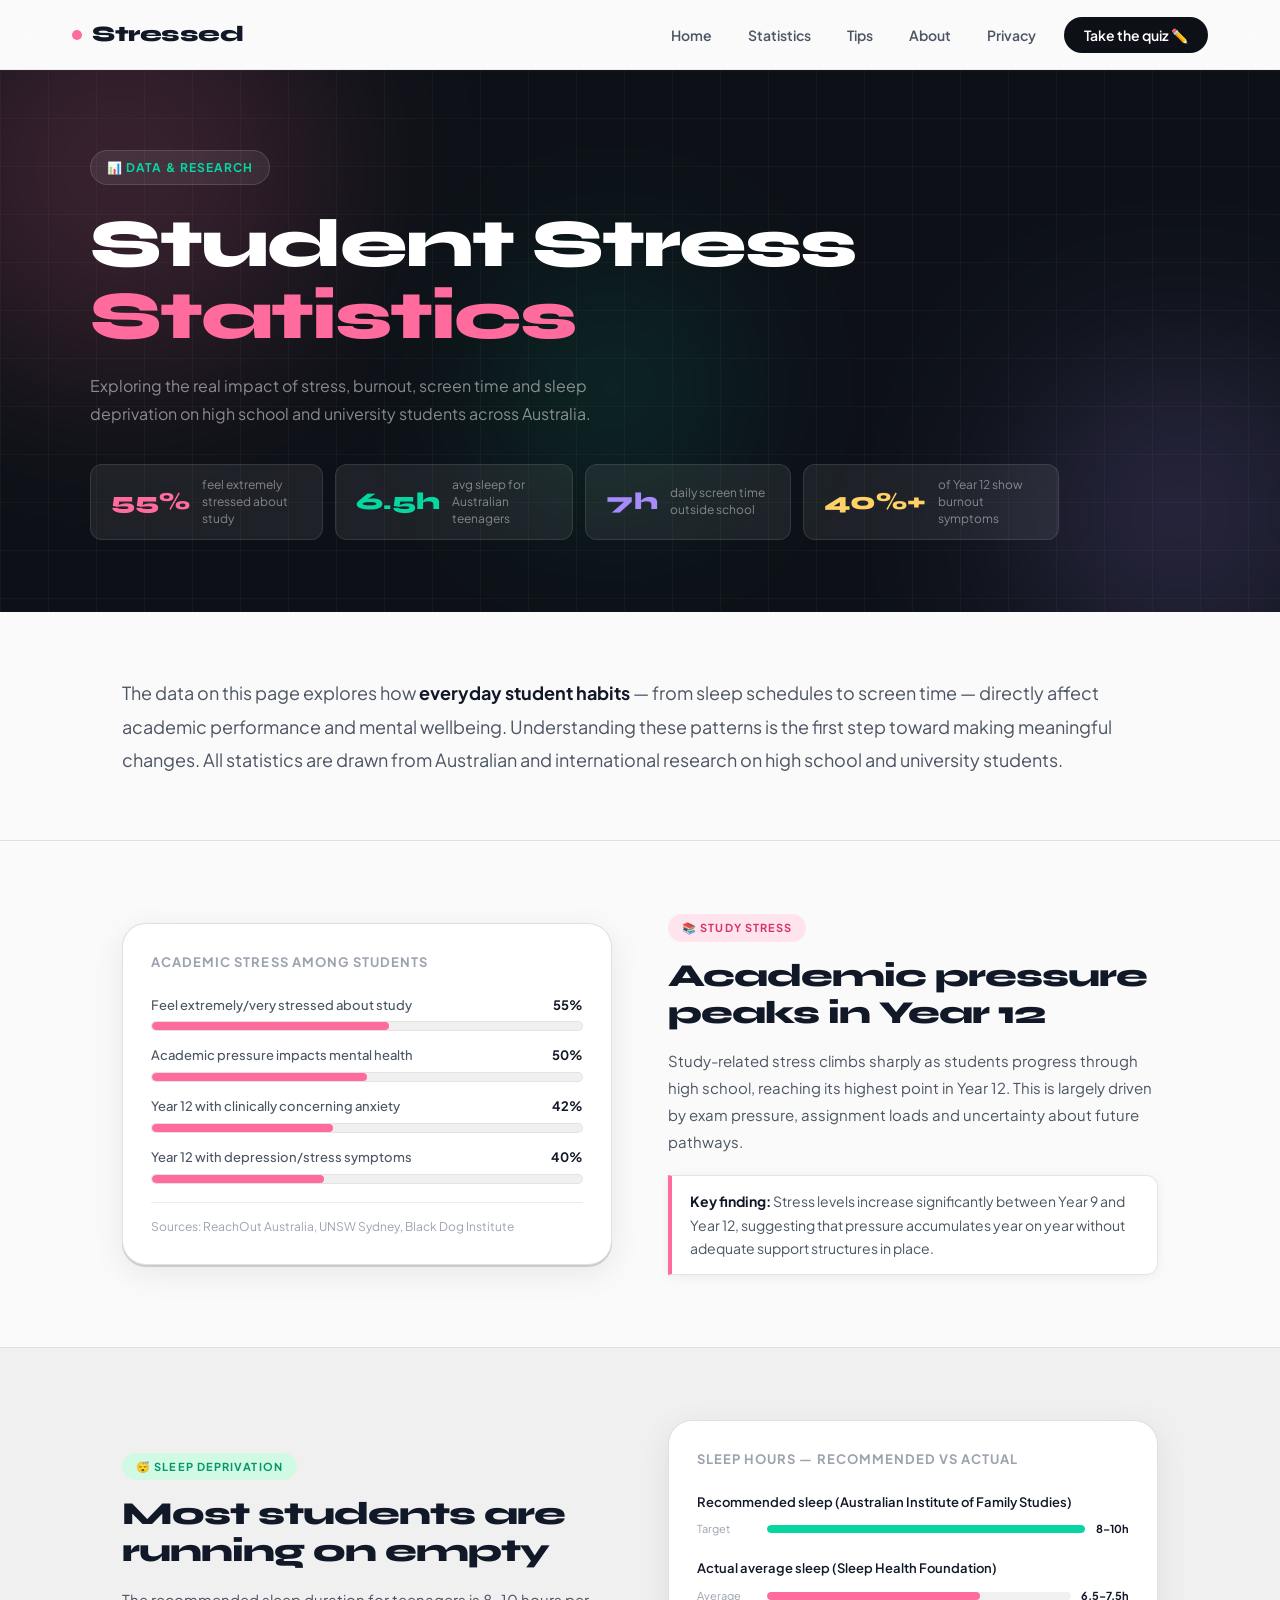
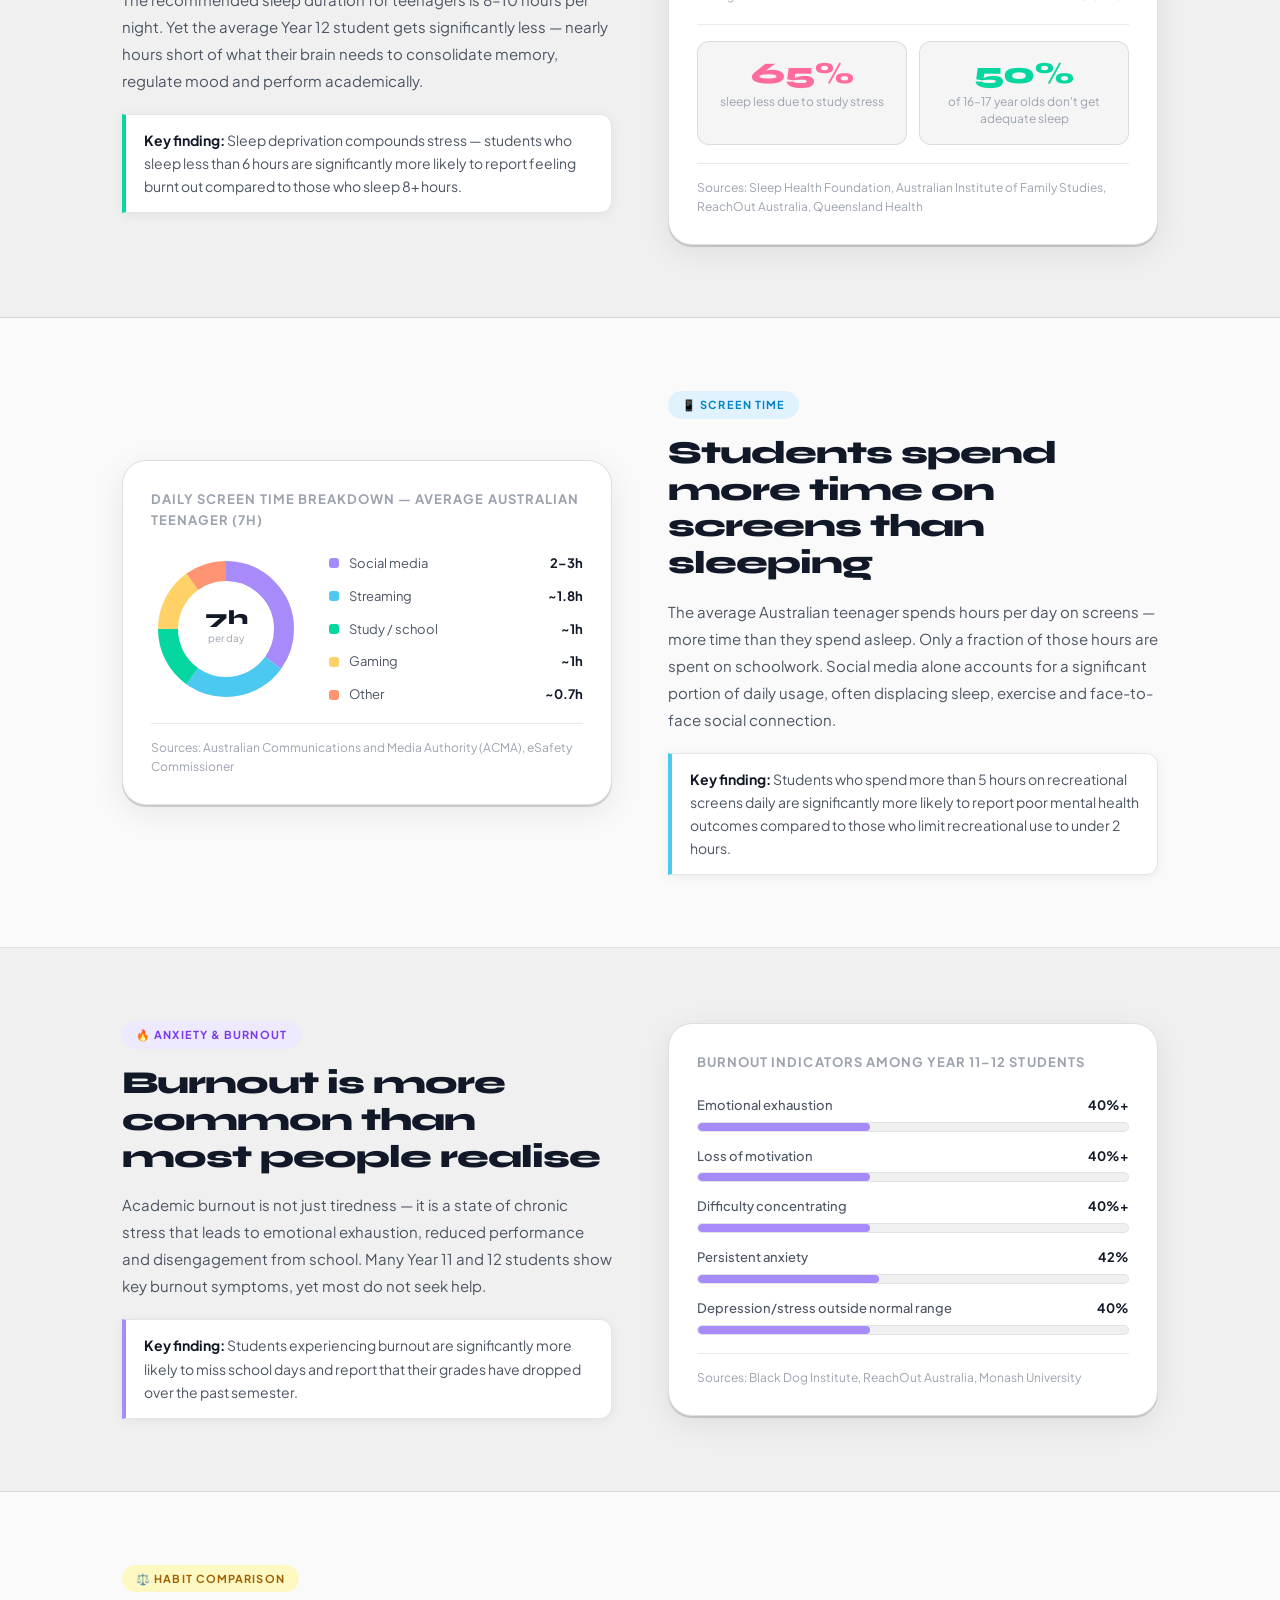
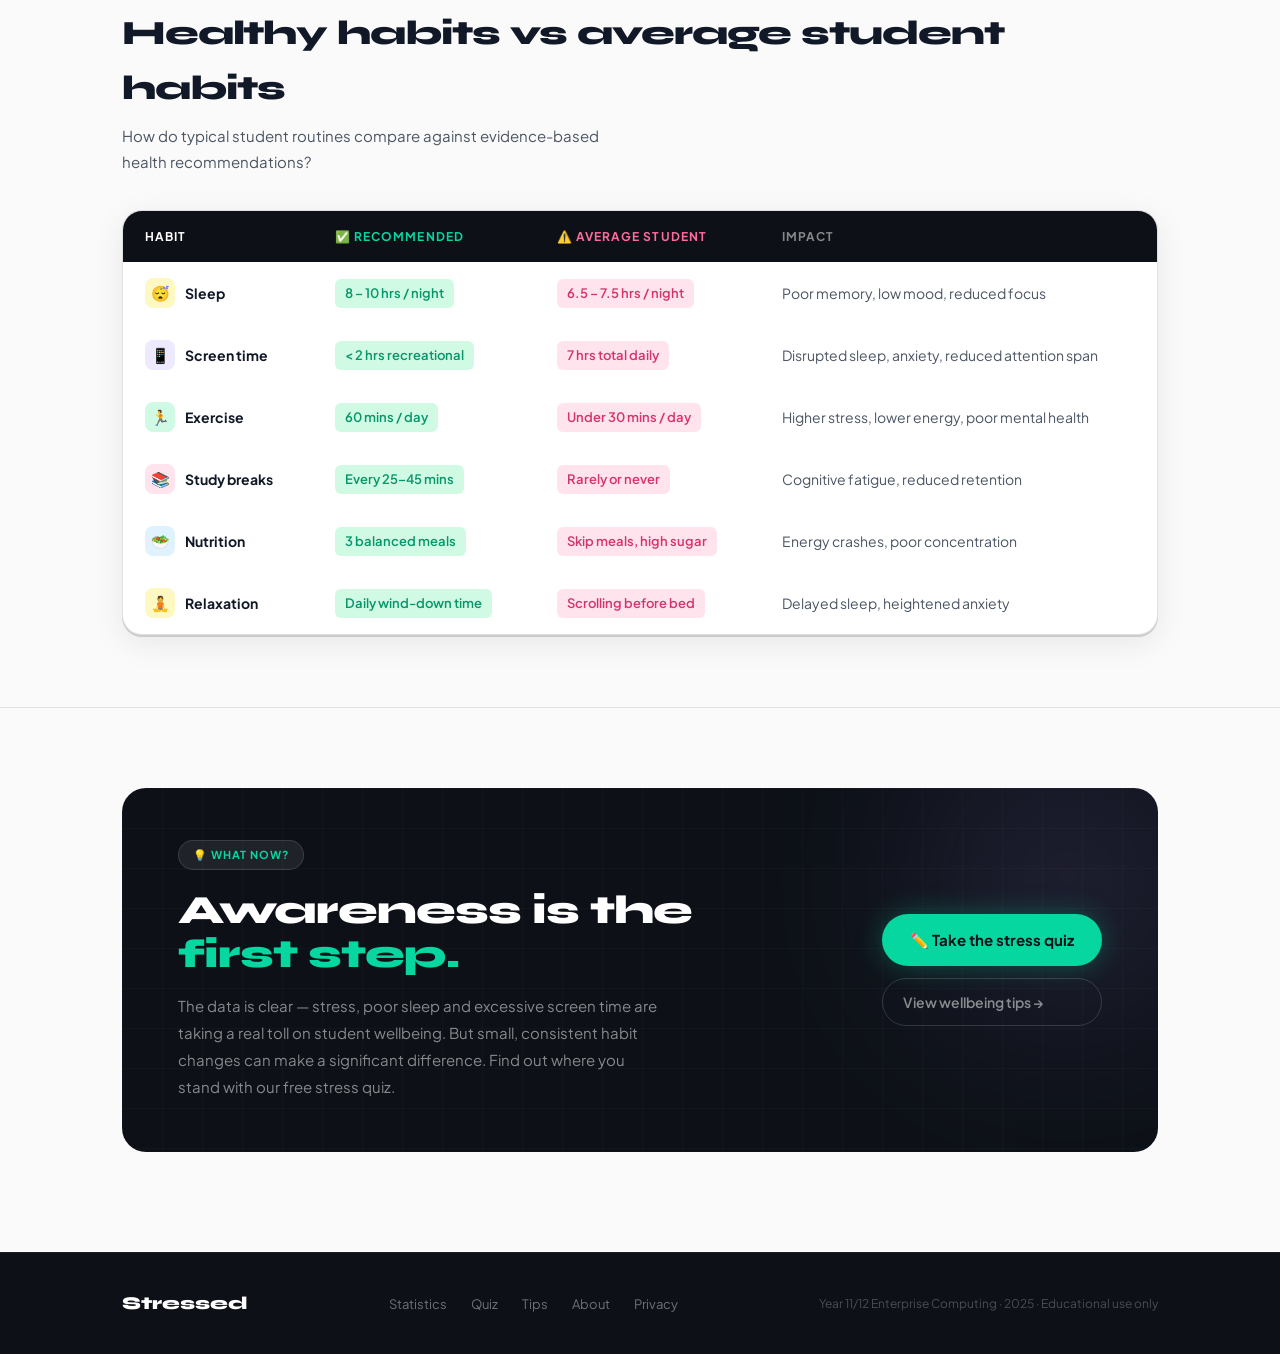
<file: stats.html>
<!DOCTYPE html>
<html lang="en">
<head>
<meta charset="UTF-8">
<meta name="viewport" content="width=device-width, initial-scale=1.0">
<title>Statistics — Stressed</title>
<link rel="stylesheet" href="style.css">
<link rel="stylesheet" href="stats.css">
<link rel="preconnect" href="https://fonts.googleapis.com">
<link href="https://fonts.googleapis.com/css2?family=Syne:wght@700;800&family=Plus+Jakarta+Sans:wght@400;500;600;700&display=swap" rel="stylesheet">
</head>
<body>

<!-- ── Navigation ── -->
<nav>
  <div class="nav-inner">
    <a href="index.html" class="nav-logo">
      <span class="nav-logo-dot"></span>
      Stressed
    </a>
    <ul class="nav-links">
      <li><a href="index.html">Home</a></li>
      <li><a href="stats.html" class="active">Statistics</a></li>
      <li><a href="tips.html">Tips</a></li>
      <li><a href="about.html">About</a></li>
      <li><a href="privacy.html">Privacy</a></li>
      <li><a href="quiz.html" class="nav-quiz">Take the quiz ✏️</a></li>
    </ul>
  </div>
</nav>

<!-- ── Hero ── -->
<div class="stats-hero">
  <div class="hero-glow hg-1"></div>
  <div class="hero-glow hg-2"></div>
  <div class="hero-glow hg-3"></div>
  <div class="stats-hero-inner">
    <div class="stats-eyebrow">📊 Data &amp; Research</div>
    <h1 class="stats-hero-title">Student Stress <span class="accent">Statistics</span></h1>
    <p class="stats-hero-sub">Exploring the real impact of stress, burnout, screen time and sleep deprivation on high school and university students across Australia.</p>
    <div class="hero-pills">
      <div class="hero-pill">
        <div class="hp-num" style="color:#FF6B9D">55%</div>
        <div class="hp-label">feel extremely stressed about study</div>
      </div>
      <div class="hero-pill">
        <div class="hp-num" style="color:#06D6A0">6.5h</div>
        <div class="hp-label">avg sleep for Australian teenagers</div>
      </div>
      <div class="hero-pill">
        <div class="hp-num" style="color:#A78BFA">7h</div>
        <div class="hp-label">daily screen time outside school</div>
      </div>
      <div class="hero-pill">
        <div class="hp-num" style="color:#FFD166">40%+</div>
        <div class="hp-label">of Year 12 show burnout symptoms</div>
      </div>
    </div>
  </div>
</div>

<!-- Intro -->
<div class="intro-section">
  <div class="page-wrap">
    <div class="intro-inner">
      <p class="intro-text">
        The data on this page explores how <strong>everyday student habits</strong> — from sleep schedules to screen time — directly affect academic performance and mental wellbeing. Understanding these patterns is the first step toward making meaningful changes. All statistics are drawn from Australian and international research on high school and university students.
      </p>
    </div>
  </div>
</div>

<!-- Section 1: Study Stress — white -->
<div class="data-section">
  <div class="page-wrap">
    <div class="data-row">
      <div class="chart-card">
        <div class="chart-card-title">Academic stress among students</div>
        <div class="bar-chart">
          <div class="bar-row">
            <div class="bar-meta"><span>Feel extremely/very stressed about study</span><span class="bar-val">55%</span></div>
            <div class="bar-track"><div class="bar-fill fill-pink" style="width:55%"></div></div>
          </div>
          <div class="bar-row">
            <div class="bar-meta"><span>Academic pressure impacts mental health</span><span class="bar-val">50%</span></div>
            <div class="bar-track"><div class="bar-fill fill-pink" style="width:50%"></div></div>
          </div>
          <div class="bar-row">
            <div class="bar-meta"><span>Year 12 with clinically concerning anxiety</span><span class="bar-val">42%</span></div>
            <div class="bar-track"><div class="bar-fill fill-pink" style="width:42%"></div></div>
          </div>
          <div class="bar-row">
            <div class="bar-meta"><span>Year 12 with depression/stress symptoms</span><span class="bar-val">40%</span></div>
            <div class="bar-track"><div class="bar-fill fill-pink" style="width:40%"></div></div>
          </div>
        </div>
        <div class="chart-note">Sources: ReachOut Australia, UNSW Sydney, Black Dog Institute</div>
      </div>
      <div class="data-text-side">
        <div class="data-eyebrow ey-pink">📚 Study Stress</div>
        <h2 class="data-heading">Academic pressure peaks in Year 12</h2>
        <p class="data-desc">Study-related stress climbs sharply as students progress through high school, reaching its highest point in Year 12. This is largely driven by exam pressure, assignment loads and uncertainty about future pathways.</p>
        <div class="data-callout">
          <strong>Key finding:</strong> Stress levels increase significantly between Year 9 and Year 12, suggesting that pressure accumulates year on year without adequate support structures in place.
        </div>
      </div>
    </div>
  </div>
</div>

<!-- Section 2: Sleep — tinted -->
<div class="data-section tinted">
  <div class="page-wrap">
    <div class="data-row reverse">
      <div class="chart-card">
        <div class="chart-card-title">Sleep hours — recommended vs actual</div>
        <div class="grouped-chart">
          <div class="grouped-row">
            <div class="grouped-label">Recommended sleep (Australian Institute of Family Studies)</div>
            <div class="grouped-bars">
              <div class="grouped-bar-row">
                <div class="grouped-bar-name">Target</div>
                <div class="grouped-bar-track"><div class="grouped-bar-fill fill-mint" style="width:100%"></div></div>
                <div class="grouped-bar-val">8–10h</div>
              </div>
            </div>
          </div>
          <div class="grouped-row">
            <div class="grouped-label">Actual average sleep (Sleep Health Foundation)</div>
            <div class="grouped-bars">
              <div class="grouped-bar-row">
                <div class="grouped-bar-name">Average</div>
                <div class="grouped-bar-track"><div class="grouped-bar-fill fill-pink" style="width:70%"></div></div>
                <div class="grouped-bar-val">6.5–7.5h</div>
              </div>
            </div>
          </div>
        </div>
        <div class="stat-blocks">
          <div class="stat-block">
            <div class="sb-num" style="color:#FF6B9D">65%</div>
            <div class="sb-label">sleep less due to study stress</div>
          </div>
          <div class="stat-block">
            <div class="sb-num" style="color:#06D6A0">50%</div>
            <div class="sb-label">of 16–17 year olds don't get adequate sleep</div>
          </div>
        </div>
        <div class="chart-note">Sources: Sleep Health Foundation, Australian Institute of Family Studies, ReachOut Australia, Queensland Health</div>
      </div>
      <div class="data-text-side">
        <div class="data-eyebrow ey-mint">😴 Sleep Deprivation</div>
        <h2 class="data-heading">Most students are running on empty</h2>
        <p class="data-desc">The recommended sleep duration for teenagers is 8–10 hours per night. Yet the average Year 12 student gets significantly less — nearly hours short of what their brain needs to consolidate memory, regulate mood and perform academically.</p>
        <div class="data-callout mint-border">
          <strong>Key finding:</strong> Sleep deprivation compounds stress — students who sleep less than 6 hours are significantly more likely to report feeling burnt out compared to those who sleep 8+ hours.
        </div>
      </div>
    </div>
  </div>
</div>

<!-- Section 3: Screen Time — white -->
<div class="data-section">
  <div class="page-wrap">
    <div class="data-row">
      <div class="chart-card">
        <div class="chart-card-title">Daily screen time breakdown — average Australian teenager (7h)</div>
        <div class="donut-wrap">
          <svg width="150" height="150" viewBox="0 0 150 150" style="flex-shrink:0">
            <circle cx="75" cy="75" r="58" fill="none" stroke="#F5F3EE" stroke-width="20"/>
            <!-- Social media 2-3h = ~35% -->
            <circle cx="75" cy="75" r="58" fill="none" stroke="#A78BFA" stroke-width="20"
              stroke-dasharray="127 237" stroke-dashoffset="0" transform="rotate(-90 75 75)"/>
            <!-- Streaming ~25% -->
            <circle cx="75" cy="75" r="58" fill="none" stroke="#4CC9F0" stroke-width="20"
              stroke-dasharray="91 273" stroke-dashoffset="-127" transform="rotate(-90 75 75)"/>
            <!-- Study ~15% -->
            <circle cx="75" cy="75" r="58" fill="none" stroke="#06D6A0" stroke-width="20"
              stroke-dasharray="55 309" stroke-dashoffset="-218" transform="rotate(-90 75 75)"/>
            <!-- Gaming ~15% -->
            <circle cx="75" cy="75" r="58" fill="none" stroke="#FFD166" stroke-width="20"
              stroke-dasharray="55 309" stroke-dashoffset="-273" transform="rotate(-90 75 75)"/>
            <!-- Other ~10% -->
            <circle cx="75" cy="75" r="58" fill="none" stroke="#FF9472" stroke-width="20"
              stroke-dasharray="36 328" stroke-dashoffset="-328" transform="rotate(-90 75 75)"/>
            <text x="75" y="70" text-anchor="middle" font-family="Syne,sans-serif" font-size="20" font-weight="800" fill="#111827">7h</text>
            <text x="75" y="88" text-anchor="middle" font-family="Plus Jakarta Sans,sans-serif" font-size="10" fill="#9CA3AF">per day</text>
          </svg>
          <div class="donut-items">
            <div class="donut-item"><div class="donut-dot" style="background:#A78BFA"></div><div class="donut-label">Social media</div><div class="donut-pct">2–3h</div></div>
            <div class="donut-item"><div class="donut-dot" style="background:#4CC9F0"></div><div class="donut-label">Streaming</div><div class="donut-pct">~1.8h</div></div>
            <div class="donut-item"><div class="donut-dot" style="background:#06D6A0"></div><div class="donut-label">Study / school</div><div class="donut-pct">~1h</div></div>
            <div class="donut-item"><div class="donut-dot" style="background:#FFD166"></div><div class="donut-label">Gaming</div><div class="donut-pct">~1h</div></div>
            <div class="donut-item"><div class="donut-dot" style="background:#FF9472"></div><div class="donut-label">Other</div><div class="donut-pct">~0.7h</div></div>
          </div>
        </div>
        <div class="chart-note">Sources: Australian Communications and Media Authority (ACMA), eSafety Commissioner</div>
      </div>
      <div class="data-text-side">
        <div class="data-eyebrow ey-sky">📱 Screen Time</div>
        <h2 class="data-heading">Students spend more time on screens than sleeping</h2>
        <p class="data-desc">The average Australian teenager spends hours per day on screens — more time than they spend asleep. Only a fraction of those hours are spent on schoolwork. Social media alone accounts for a significant portion of daily usage, often displacing sleep, exercise and face-to-face social connection.</p>
        <div class="data-callout sky-border">
          <strong>Key finding:</strong> Students who spend more than 5 hours on recreational screens daily are significantly more likely to report poor mental health outcomes compared to those who limit recreational use to under 2 hours.
        </div>
      </div>
    </div>
  </div>
</div>

<!-- Section 4: Burnout — tinted -->
<div class="data-section tinted">
  <div class="page-wrap">
    <div class="data-row reverse">
      <div class="chart-card">
        <div class="chart-card-title">Burnout indicators among Year 11–12 students</div>
        <div class="bar-chart">
          <div class="bar-row">
            <div class="bar-meta"><span>Emotional exhaustion</span><span class="bar-val">40%+</span></div>
            <div class="bar-track"><div class="bar-fill fill-purple" style="width:40%"></div></div>
          </div>
          <div class="bar-row">
            <div class="bar-meta"><span>Loss of motivation</span><span class="bar-val">40%+</span></div>
            <div class="bar-track"><div class="bar-fill fill-purple" style="width:40%"></div></div>
          </div>
          <div class="bar-row">
            <div class="bar-meta"><span>Difficulty concentrating</span><span class="bar-val">40%+</span></div>
            <div class="bar-track"><div class="bar-fill fill-purple" style="width:40%"></div></div>
          </div>
          <div class="bar-row">
            <div class="bar-meta"><span>Persistent anxiety</span><span class="bar-val">42%</span></div>
            <div class="bar-track"><div class="bar-fill fill-purple" style="width:42%"></div></div>
          </div>
          <div class="bar-row">
            <div class="bar-meta"><span>Depression/stress outside normal range</span><span class="bar-val">40%</span></div>
            <div class="bar-track"><div class="bar-fill fill-purple" style="width:40%"></div></div>
          </div>
        </div>
        <div class="chart-note">Sources: Black Dog Institute, ReachOut Australia, Monash University</div>
      </div>
      <div class="data-text-side">
        <div class="data-eyebrow ey-purple">🔥 Anxiety &amp; Burnout</div>
        <h2 class="data-heading">Burnout is more common than most people realise</h2>
        <p class="data-desc">Academic burnout is not just tiredness — it is a state of chronic stress that leads to emotional exhaustion, reduced performance and disengagement from school. Many Year 11 and 12 students show key burnout symptoms, yet most do not seek help.</p>
        <div class="data-callout purple-border">
          <strong>Key finding:</strong> Students experiencing burnout are significantly more likely to miss school days and report that their grades have dropped over the past semester.
        </div>
      </div>
    </div>
  </div>
</div>

<!-- Comparison Table -->
<div class="table-section">
  <div class="page-wrap">
    <div class="table-header">
      <div class="section-eyebrow">⚖️ Habit Comparison</div>
      <h2 class="section-title">Healthy habits vs average student habits</h2>
      <p class="section-sub">How do typical student routines compare against evidence-based health recommendations?</p>
    </div>
    <table class="comparison-table">
      <thead>
        <tr>
          <th>Habit</th>
          <th class="col-good">✅ Recommended</th>
          <th class="col-bad">⚠️ Average Student</th>
          <th>Impact</th>
        </tr>
      </thead>
      <tbody>
        <tr>
          <td><div class="td-icon" style="background:#FEF9C3">😴</div>Sleep</td>
          <td><span class="td-good">8 – 10 hrs / night</span></td>
          <td><span class="td-bad">6.5 – 7.5 hrs / night</span></td>
          <td>Poor memory, low mood, reduced focus</td>
        </tr>
        <tr>
          <td><div class="td-icon" style="background:#EDE9FE">📱</div>Screen time</td>
          <td><span class="td-good">&lt; 2 hrs recreational</span></td>
          <td><span class="td-bad">7 hrs total daily</span></td>
          <td>Disrupted sleep, anxiety, reduced attention span</td>
        </tr>
        <tr>
          <td><div class="td-icon" style="background:#D1FAE5">🏃</div>Exercise</td>
          <td><span class="td-good">60 mins / day</span></td>
          <td><span class="td-bad">Under 30 mins / day</span></td>
          <td>Higher stress, lower energy, poor mental health</td>
        </tr>
        <tr>
          <td><div class="td-icon" style="background:#FFE4EE">📚</div>Study breaks</td>
          <td><span class="td-good">Every 25–45 mins</span></td>
          <td><span class="td-bad">Rarely or never</span></td>
          <td>Cognitive fatigue, reduced retention</td>
        </tr>
        <tr>
          <td><div class="td-icon" style="background:#E0F2FE">🥗</div>Nutrition</td>
          <td><span class="td-good">3 balanced meals</span></td>
          <td><span class="td-bad">Skip meals, high sugar</span></td>
          <td>Energy crashes, poor concentration</td>
        </tr>
        <tr>
          <td><div class="td-icon" style="background:#FEF9C3">🧘</div>Relaxation</td>
          <td><span class="td-good">Daily wind-down time</span></td>
          <td><span class="td-bad">Scrolling before bed</span></td>
          <td>Delayed sleep, heightened anxiety</td>
        </tr>
      </tbody>
    </table>
  </div>
</div>

<!-- Conclusion -->
<div class="conclusion-section">
  <div class="page-wrap">
    <div class="conclusion-inner">
      <div class="conclusion-glow"></div>
      <div class="conclusion-left">
        <div class="conclusion-eyebrow">💡 What now?</div>
        <h2 class="conclusion-title">Awareness is the<br><span>first step.</span></h2>
        <p class="conclusion-desc">The data is clear — stress, poor sleep and excessive screen time are taking a real toll on student wellbeing. But small, consistent habit changes can make a significant difference. Find out where you stand with our free stress quiz.</p>
      </div>
      <div class="conclusion-right">
        <a href="quiz.html" class="btn-quiz">✏️ Take the stress quiz</a>
        <a href="tips.html" class="btn-secondary-dark">View wellbeing tips →</a>
      </div>
    </div>
  </div>
</div>

<!-- Footer -->
<footer>
  <div class="footer-inner">
    <a href="index.html" class="footer-logo">Stressed</a>
    <ul class="footer-links">
      <li><a href="stats.html">Statistics</a></li>
      <li><a href="quiz.html">Quiz</a></li>
      <li><a href="tips.html">Tips</a></li>
      <li><a href="about.html">About</a></li>
      <li><a href="privacy.html">Privacy</a></li>
    </ul>
    <span class="footer-copy">Year 11/12 Enterprise Computing · 2025 · Educational use only</span>
  </div>
</footer>

</body>
</html>
</file>
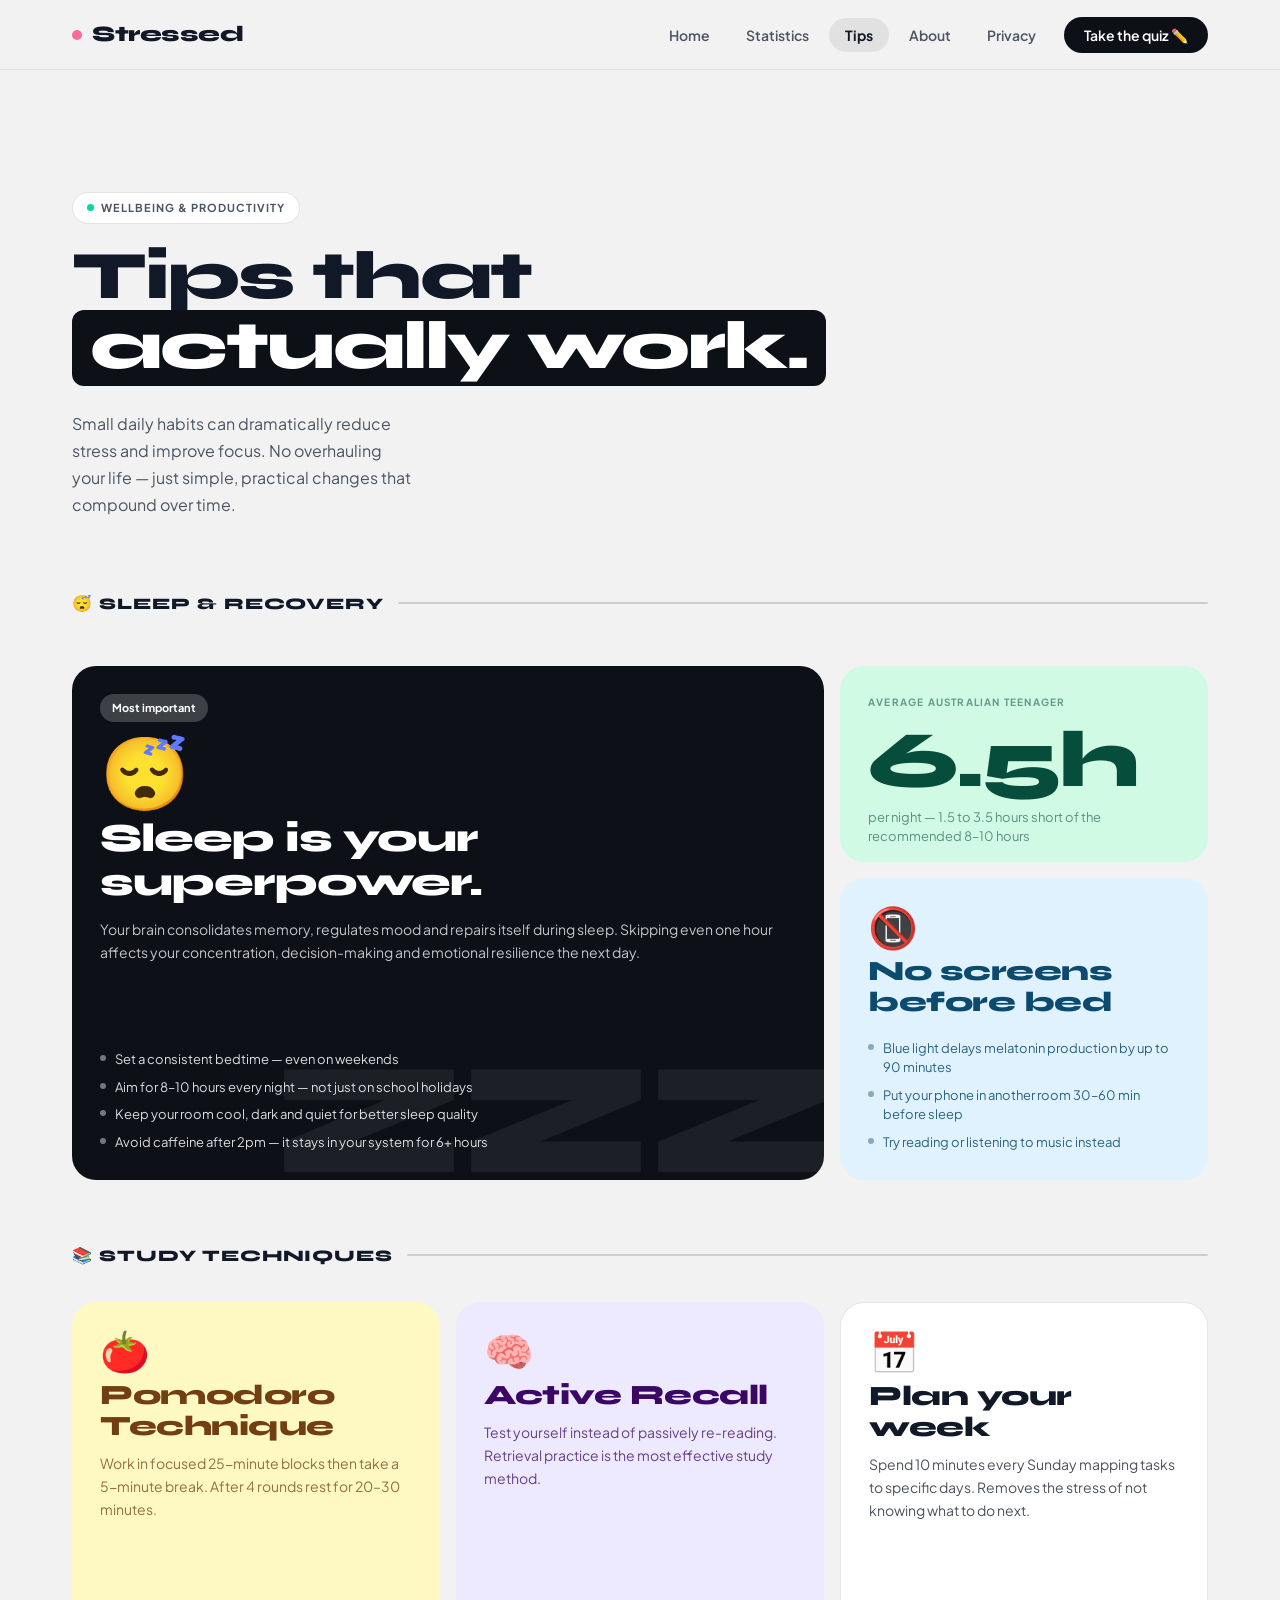
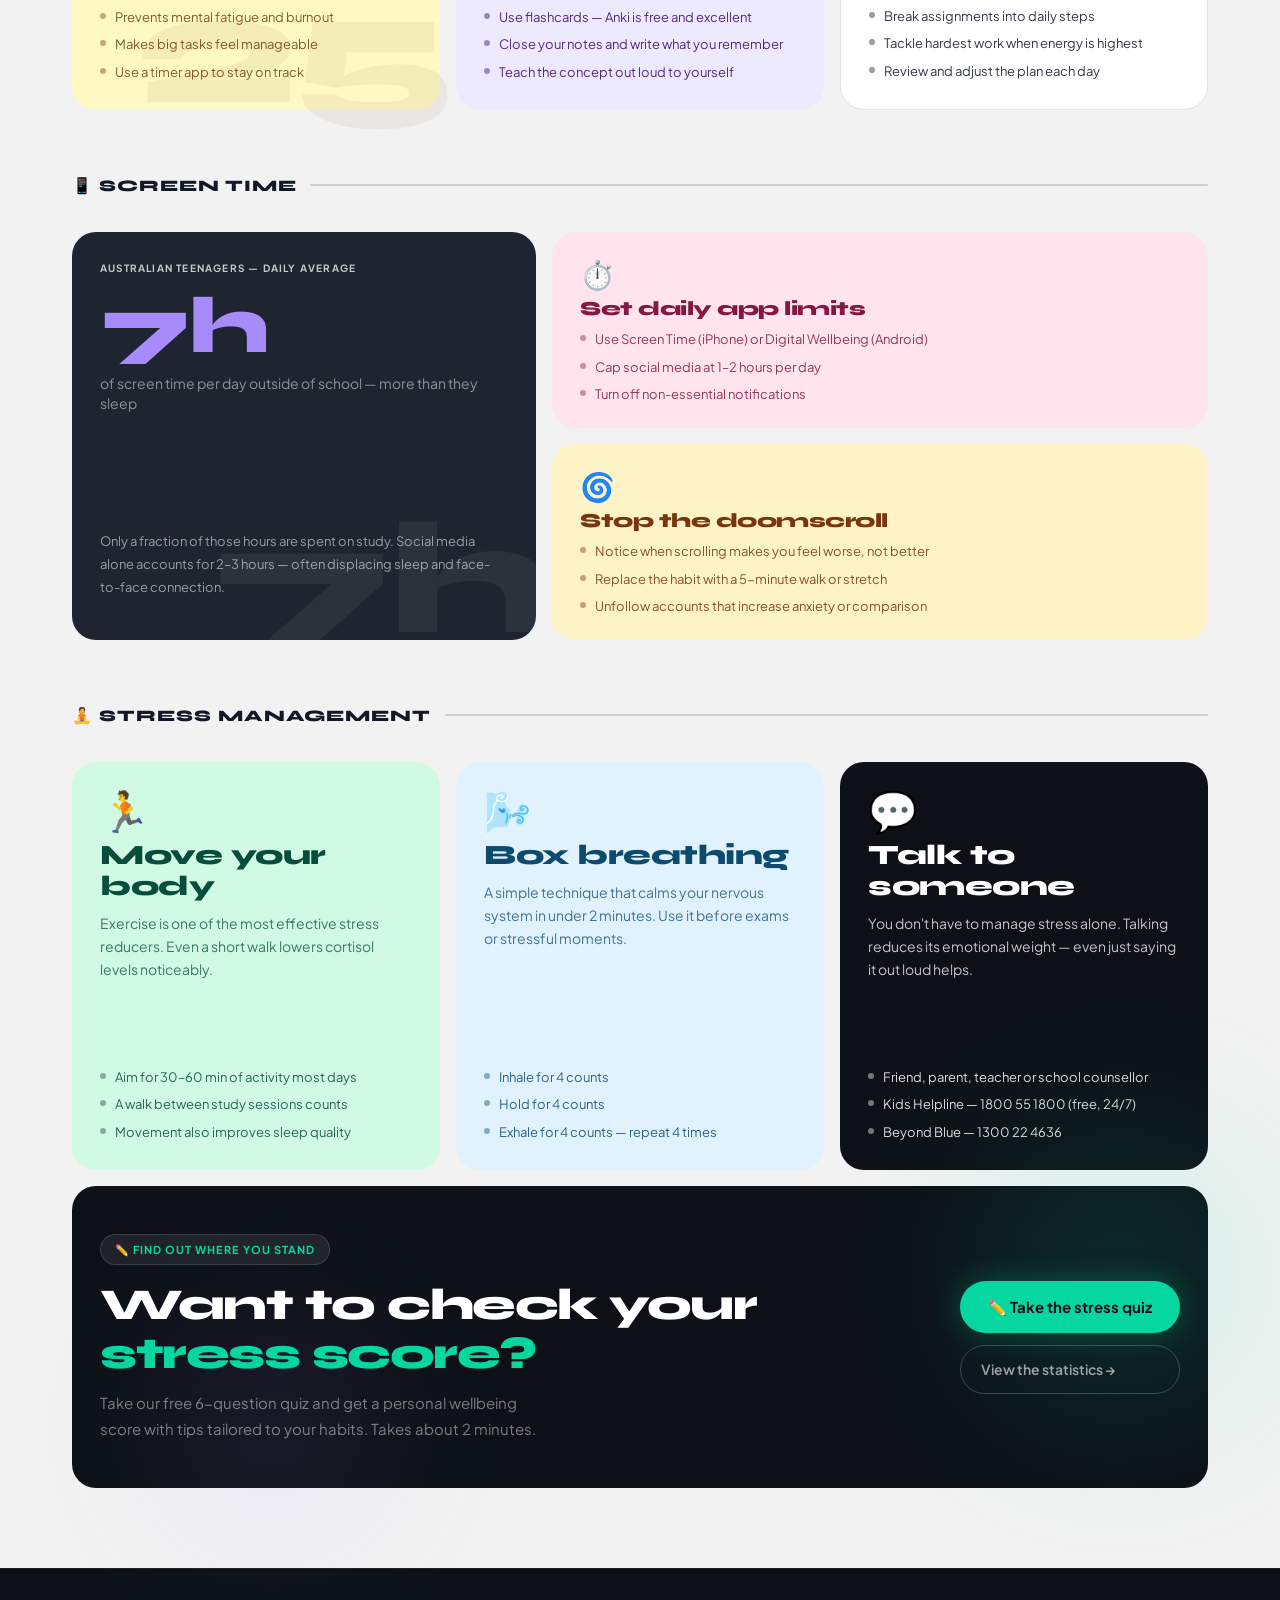
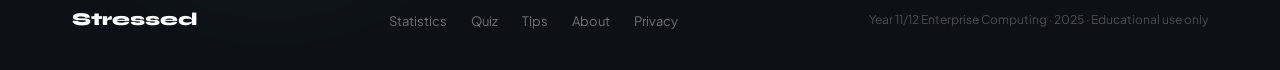
<file: tips.html>
<!DOCTYPE html>
<html lang="en">
<head>
<meta charset="UTF-8">
<meta name="viewport" content="width=device-width, initial-scale=1.0">
<title>Wellbeing Tips — Stressed</title>
<link rel="stylesheet" href="style.css">
<link rel="stylesheet" href="tips.css">
<link rel="preconnect" href="https://fonts.googleapis.com">
<link href="https://fonts.googleapis.com/css2?family=Syne:wght@700;800&family=Plus+Jakarta+Sans:wght@400;500;600;700&display=swap" rel="stylesheet">
</head>
<body>

<!-- ── Nav ── -->
<nav>
  <div class="nav-inner">
    <a href="index.html" class="nav-logo">
      <span class="nav-logo-dot"></span>
      Stressed
    </a>
    <ul class="nav-links">
      <li><a href="index.html">Home</a></li>
      <li><a href="stats.html">Statistics</a></li>
      <li><a href="tips.html" class="active">Tips</a></li>
      <li><a href="about.html">About</a></li>
      <li><a href="privacy.html">Privacy</a></li>
      <li><a href="quiz.html" class="nav-quiz">Take the quiz ✏️</a></li>
    </ul>
  </div>
</nav>

<!-- ── Page Header ── -->
<div class="page-header">
  <div class="ph-eyebrow"><span class="ph-dot"></span> Wellbeing &amp; Productivity</div>
  <div class="ph-inner">
    <h1 class="ph-title">Tips that <span class="ph-accent">actually work.</span></h1>
    <p class="ph-sub">Small daily habits can dramatically reduce stress and improve focus. No overhauling your life — just simple, practical changes that compound over time.</p>
  </div>
</div>

<!-- ── Bento Grid ── -->
<div class="bento-wrap">
  <div class="bento-grid">

    <!-- ── SLEEP SECTION ── -->
    <div class="section-strip first">
      <span class="ss-label">😴 Sleep &amp; Recovery</span>
      <div class="ss-line"></div>
    </div>

    <!-- Sleep main — dark big card -->
    <div class="bcard bc-sleep-main theme-dark">
      <div class="bcard-bg-text">ZZZ</div>
      <div class="bcard-tag">Most important</div>
      <div class="bcard-icon big">😴</div>
      <div class="bcard-title xl">Sleep is your superpower.</div>
      <p class="bcard-desc">Your brain consolidates memory, regulates mood and repairs itself during sleep. Skipping even one hour affects your concentration, decision-making and emotional resilience the next day.</p>
      <ul class="bcard-points">
        <li><div class="bp-dot"></div>Set a consistent bedtime — even on weekends</li>
        <li><div class="bp-dot"></div>Aim for 8–10 hours every night — not just on school holidays</li>
        <li><div class="bp-dot"></div>Keep your room cool, dark and quiet for better sleep quality</li>
        <li><div class="bp-dot"></div>Avoid caffeine after 2pm — it stays in your system for 6+ hours</li>
      </ul>
    </div>

    <!-- Sleep stat card -->
    <div class="bcard bc-sleep-stat theme-mint">
      <div class="bcard-eyebrow">Average Australian teenager</div>
      <div class="bcard-stat">6.5h</div>
      <div class="bcard-stat-label">per night — 1.5 to 3.5 hours short of the recommended 8–10 hours</div>
    </div>

    <!-- Sleep screen tip -->
    <div class="bcard bc-sleep-tip theme-sky">
      <div class="bcard-icon">📵</div>
      <div class="bcard-title">No screens before bed</div>
      <ul class="bcard-points">
        <li><div class="bp-dot"></div>Blue light delays melatonin production by up to 90 minutes</li>
        <li><div class="bp-dot"></div>Put your phone in another room 30–60 min before sleep</li>
        <li><div class="bp-dot"></div>Try reading or listening to music instead</li>
      </ul>
    </div>

    <!-- ── STUDY SECTION ── -->
    <div class="section-strip">
      <span class="ss-label">📚 Study Techniques</span>
      <div class="ss-line"></div>
    </div>

    <!-- Study 1: Pomodoro -->
    <div class="bcard bc-study-1 theme-yellow">
      <div class="bcard-bg-text">25</div>
      <div class="bcard-icon">🍅</div>
      <div class="bcard-title">Pomodoro Technique</div>
      <p class="bcard-desc">Work in focused 25-minute blocks then take a 5-minute break. After 4 rounds rest for 20–30 minutes.</p>
      <ul class="bcard-points">
        <li><div class="bp-dot"></div>Prevents mental fatigue and burnout</li>
        <li><div class="bp-dot"></div>Makes big tasks feel manageable</li>
        <li><div class="bp-dot"></div>Use a timer app to stay on track</li>
      </ul>
    </div>

    <!-- Study 2: Active recall -->
    <div class="bcard bc-study-2 theme-lavender">
      <div class="bcard-icon">🧠</div>
      <div class="bcard-title">Active Recall</div>
      <p class="bcard-desc">Test yourself instead of passively re-reading. Retrieval practice is the most effective study method.</p>
      <ul class="bcard-points">
        <li><div class="bp-dot"></div>Use flashcards — Anki is free and excellent</li>
        <li><div class="bp-dot"></div>Close your notes and write what you remember</li>
        <li><div class="bp-dot"></div>Teach the concept out loud to yourself</li>
      </ul>
    </div>

    <!-- Study 3: Plan -->
    <div class="bcard bc-study-3 theme-white">
      <div class="bcard-icon">📅</div>
      <div class="bcard-title">Plan your week</div>
      <p class="bcard-desc">Spend 10 minutes every Sunday mapping tasks to specific days. Removes the stress of not knowing what to do next.</p>
      <ul class="bcard-points">
        <li><div class="bp-dot"></div>Break assignments into daily steps</li>
        <li><div class="bp-dot"></div>Tackle hardest work when energy is highest</li>
        <li><div class="bp-dot"></div>Review and adjust the plan each day</li>
      </ul>
    </div>

    <!-- ── SCREEN TIME SECTION ── -->
    <div class="section-strip">
      <span class="ss-label">📱 Screen Time</span>
      <div class="ss-line"></div>
    </div>

    <!-- Screen big stat -->
    <div class="bcard bc-screen-big theme-charcoal">
      <div class="bcard-bg-text">7h</div>
      <div class="bcard-eyebrow">Australian teenagers — daily average</div>
      <div class="bcard-stat" style="color:#A78BFA">7h</div>
      <div class="bcard-stat-label" style="color:rgba(255,255,255,0.5);margin-bottom:20px">of screen time per day outside of school — more than they sleep</div>
      <p class="bcard-desc" style="color:rgba(255,255,255,0.55);font-size:13px;margin-top:auto">Only a fraction of those hours are spent on study. Social media alone accounts for 2–3 hours — often displacing sleep and face-to-face connection.</p>
    </div>

    <!-- Screen tip 1 -->
    <div class="bcard bc-screen-s1 theme-pink">
      <div class="bcard-icon" style="font-size:28px">⏱️</div>
      <div class="bcard-title" style="font-size:20px">Set daily app limits</div>
      <ul class="bcard-points">
        <li><div class="bp-dot"></div>Use Screen Time (iPhone) or Digital Wellbeing (Android)</li>
        <li><div class="bp-dot"></div>Cap social media at 1–2 hours per day</li>
        <li><div class="bp-dot"></div>Turn off non-essential notifications</li>
      </ul>
    </div>

    <!-- Screen tip 2 -->
    <div class="bcard bc-screen-s2 theme-peach">
      <div class="bcard-icon" style="font-size:28px">🌀</div>
      <div class="bcard-title" style="font-size:20px">Stop the doomscroll</div>
      <ul class="bcard-points">
        <li><div class="bp-dot"></div>Notice when scrolling makes you feel worse, not better</li>
        <li><div class="bp-dot"></div>Replace the habit with a 5-minute walk or stretch</li>
        <li><div class="bp-dot"></div>Unfollow accounts that increase anxiety or comparison</li>
      </ul>
    </div>

    <!-- ── STRESS SECTION ── -->
    <div class="section-strip">
      <span class="ss-label">🧘 Stress Management</span>
      <div class="ss-line"></div>
    </div>

    <!-- Stress 1 -->
    <div class="bcard bc-stress-1 theme-mint">
      <div class="bcard-icon">🏃</div>
      <div class="bcard-title">Move your body</div>
      <p class="bcard-desc">Exercise is one of the most effective stress reducers. Even a short walk lowers cortisol levels noticeably.</p>
      <ul class="bcard-points">
        <li><div class="bp-dot"></div>Aim for 30–60 min of activity most days</li>
        <li><div class="bp-dot"></div>A walk between study sessions counts</li>
        <li><div class="bp-dot"></div>Movement also improves sleep quality</li>
      </ul>
    </div>

    <!-- Stress 2 -->
    <div class="bcard bc-stress-2 theme-sky">
      <div class="bcard-icon">🌬️</div>
      <div class="bcard-title">Box breathing</div>
      <p class="bcard-desc">A simple technique that calms your nervous system in under 2 minutes. Use it before exams or stressful moments.</p>
      <ul class="bcard-points">
        <li><div class="bp-dot"></div>Inhale for 4 counts</li>
        <li><div class="bp-dot"></div>Hold for 4 counts</li>
        <li><div class="bp-dot"></div>Exhale for 4 counts — repeat 4 times</li>
      </ul>
    </div>

    <!-- Stress 3 -->
    <div class="bcard bc-stress-3 theme-dark">
      <div class="bcard-icon">💬</div>
      <div class="bcard-title">Talk to someone</div>
      <p class="bcard-desc">You don't have to manage stress alone. Talking reduces its emotional weight — even just saying it out loud helps.</p>
      <ul class="bcard-points">
        <li><div class="bp-dot"></div>Friend, parent, teacher or school counsellor</li>
        <li><div class="bp-dot"></div>Kids Helpline — 1800 55 1800 (free, 24/7)</li>
        <li><div class="bp-dot"></div>Beyond Blue — 1300 22 4636</li>
      </ul>
    </div>

    <!-- ── CTA ── -->
    <div class="bcard bc-cta theme-dark">
      <div class="cta-glow cg1"></div>
      <div class="cta-glow cg2"></div>
      <div class="cta-left">
        <div class="cta-eyebrow">✏️ Find out where you stand</div>
        <h2 class="cta-title">Want to check your <span>stress score?</span></h2>
        <p class="cta-desc">Take our free 6-question quiz and get a personal wellbeing score with tips tailored to your habits. Takes about 2 minutes.</p>
      </div>
      <div class="cta-right">
        <a href="quiz.html" class="cta-btn-primary">✏️ Take the stress quiz</a>
        <a href="stats.html" class="cta-btn-secondary">View the statistics →</a>
      </div>
    </div>

  </div>
</div>

<!-- Footer -->
<footer>
  <div class="footer-inner">
    <a href="index.html" class="footer-logo">Stressed</a>
    <ul class="footer-links">
      <li><a href="stats.html">Statistics</a></li>
      <li><a href="quiz.html">Quiz</a></li>
      <li><a href="tips.html">Tips</a></li>
      <li><a href="about.html">About</a></li>
      <li><a href="privacy.html">Privacy</a></li>
    </ul>
    <span class="footer-copy">Year 11/12 Enterprise Computing · 2025 · Educational use only</span>
  </div>
</footer>

</body>
</html>
</file>
<file: style.css>
*, *::before, *::after { box-sizing: border-box; margin: 0; padding: 0; }

:root {
  --pink:     #FF6B9D;
  --yellow:   #FFD166;
  --mint:     #06D6A0;
  --sky:      #4CC9F0;
  --lavender: #A78BFA;
  --peach:    #FF9472;
  --dark:     #0D1117;
  --dark-2:   #161B22;
  --light-bg: #FAFAFA;
  --white:    #FFFFFF;
  --text:     #111827;
  --text-mid: #4B5563;
  --text-muted: #9CA3AF;
  --ff-head:  'Syne', sans-serif;
  --ff-body:  'Plus Jakarta Sans', sans-serif;
  --nav-h:    70px;
  --radius:   20px;
  --radius-lg: 28px;
}

html { scroll-behavior: smooth; }
body {
  font-family: var(--ff-body);
  background: var(--light-bg);
  color: var(--text);
  overflow-x: hidden;
  line-height: 1.6;
}

/* ── Nav ── */
nav {
  position: fixed;
  top: 0; left: 0; right: 0;
  height: var(--nav-h);
  z-index: 200;
  display: flex;
  align-items: center;
  background: rgba(250,250,250,0.8);
  backdrop-filter: blur(20px);
  -webkit-backdrop-filter: blur(20px);
  border-bottom: 1px solid rgba(0,0,0,0.06);
}
.nav-inner {
  max-width: 1200px;
  margin: 0 auto;
  padding: 0 32px;
  width: 100%;
  display: flex;
  align-items: center;
  justify-content: space-between;
}
.nav-logo {
  font-family: var(--ff-head);
  font-size: 22px;
  font-weight: 800;
  color: var(--text);
  text-decoration: none;
  display: flex;
  align-items: center;
  gap: 10px;
  letter-spacing: -0.5px;
}
.nav-logo-dot {
  width: 10px; height: 10px;
  border-radius: 50%;
  background: var(--pink);
  display: inline-block;
}
.nav-links {
  display: flex;
  align-items: center;
  gap: 4px;
  list-style: none;
}
.nav-links a {
  font-size: 14px;
  font-weight: 600;
  color: var(--text-mid);
  text-decoration: none;
  padding: 8px 16px;
  border-radius: 30px;
  transition: all 0.18s;
}
.nav-links a:hover { color: var(--text); background: rgba(0,0,0,0.05); }
.nav-links .nav-quiz {
  background: var(--dark);
  color: #fff;
  padding: 9px 20px;
  border-radius: 30px;
  margin-left: 8px;
}
.nav-links .nav-quiz:hover {
  transform: translateY(-2px);
  box-shadow: 0 8px 24px rgba(0,0,0,0.2);
}

/* ── Hero ── */
.hero {
  min-height: 100vh;
  padding-top: var(--nav-h);
  display: flex;
  flex-direction: column;
  justify-content: center;
  position: relative;
  overflow: hidden;
  background: var(--light-bg);
}

/* Blobs — static, no animation */
.blob {
  position: absolute;
  border-radius: 60% 40% 30% 70% / 60% 30% 70% 40%;
  pointer-events: none;
  opacity: 0.55;
}
.blob-1 { width:340px; height:340px; background:#FFD166; top:8%; right:12%; }
.blob-2 { width:220px; height:220px; background:#FF6B9D; top:55%; right:5%; opacity:0.4; }
.blob-3 { width:180px; height:180px; background:#06D6A0; top:20%; left:3%; opacity:0.35; }

/* Rings — static, no animation */
.deco-ring {
  position: absolute;
  border-radius: 50%;
  border: 2px dashed rgba(0,0,0,0.08);
  pointer-events: none;
}
.ring-1 { width:500px; height:500px; top:-100px; right:-60px; }
.ring-2 { width:300px; height:300px; bottom:60px; left:-80px; }

/* Floating badges — static, no animation */
.emoji-badge {
  position: absolute;
  background: var(--white);
  border-radius: 16px;
  padding: 10px 16px;
  font-size: 13px;
  font-weight: 700;
  color: var(--text);
  box-shadow: 0 8px 32px rgba(0,0,0,0.10);
  display: flex;
  align-items: center;
  gap: 8px;
  pointer-events: none;
  white-space: nowrap;
}
.eb-1 { top:22%; right:30%; }
.eb-2 { top:62%; right:14%; }
.eb-3 { top:38%; left:6%; }

/* Hero content */
.hero-content {
  max-width: 1200px;
  margin: 0 auto;
  padding: 60px 32px;
  position: relative;
  z-index: 2;
}
.hero-title {
  font-family: var(--ff-head);
  font-size: clamp(44px, 7vw, 82px);
  font-weight: 800;
  color: var(--text);
  line-height: 1.05;
  letter-spacing: -2px;
  margin-bottom: 28px;
  max-width: 820px;
}
.highlight-pink { color: var(--pink); }
.highlight-yellow {
  background: var(--yellow);
  color: var(--text);
  padding: 2px 16px;
  border-radius: 12px;
  display: inline-block;
  transform: rotate(-1.5deg);
  margin: 0 4px;
}
.hero-desc {
  font-size: clamp(16px, 2.2vw, 20px);
  color: var(--text-mid);
  max-width: 560px;
  line-height: 1.75;
  margin-bottom: 40px;
}
.hero-btns {
  display: flex;
  gap: 14px;
  flex-wrap: wrap;
  margin-bottom: 60px;
}
.btn {
  display: inline-flex;
  align-items: center;
  gap: 8px;
  padding: 14px 28px;
  border-radius: 30px;
  font-size: 15px;
  font-weight: 700;
  font-family: var(--ff-body);
  cursor: pointer;
  border: none;
  text-decoration: none;
  transition: all 0.22s cubic-bezier(.22,1,.36,1);
}
.btn-dark {
  background: var(--dark);
  color: #fff;
  box-shadow: 0 4px 20px rgba(0,0,0,0.18);
}
.btn-dark:hover { transform: translateY(-3px) scale(1.02); box-shadow: 0 12px 36px rgba(0,0,0,0.28); }
.btn-outline {
  background: transparent;
  color: var(--text);
  border: 2px solid rgba(0,0,0,0.15);
}
.btn-outline:hover { border-color: var(--text); transform: translateY(-2px); }

/* Stat pills */
.hero-stats {
  display: flex;
  gap: 12px;
  flex-wrap: wrap;
}
.hero-stat-pill {
  display: flex;
  align-items: center;
  gap: 10px;
  background: var(--white);
  border-radius: 14px;
  padding: 12px 18px;
  box-shadow: 0 4px 16px rgba(0,0,0,0.07);
  border: 1px solid rgba(0,0,0,0.05);
}
.hsp-num {
  font-family: var(--ff-head);
  font-size: 22px;
  font-weight: 800;
  line-height: 1;
}
.hsp-label {
  font-size: 12px;
  color: var(--text-mid);
  font-weight: 500;
  line-height: 1.3;
  max-width: 90px;
}

/* ── Cards ── */
.cards-section { padding: 80px 0 100px; background: var(--light-bg); }
.section-wrap { max-width: 1200px; margin: 0 auto; padding: 0 32px; }
.cards-header {
  display: flex;
  align-items: flex-end;
  justify-content: space-between;
  margin-bottom: 48px;
  gap: 24px;
  flex-wrap: wrap;
}
.cards-title {
  font-family: var(--ff-head);
  font-size: clamp(28px, 4vw, 42px);
  font-weight: 800;
  color: var(--text);
  letter-spacing: -1px;
  line-height: 1.15;
}
.cards-sub {
  font-size: 15px;
  color: var(--text-mid);
  max-width: 320px;
  line-height: 1.65;
  text-align: right;
}
.cards-grid {
  display: grid;
  grid-template-columns: repeat(2, 1fr);
  gap: 20px;
}
.page-card {
  border-radius: var(--radius-lg);
  text-decoration: none;
  color: var(--text);
  display: flex;
  flex-direction: column;
  overflow: hidden;
  transition: transform 0.28s cubic-bezier(.22,1,.36,1), box-shadow 0.28s;
  position: relative;
  cursor: pointer;
  min-height: 280px;
  max-height: 340px;
}
.page-card:hover { transform: translateY(-8px) scale(1.01); box-shadow: 0 24px 60px rgba(0,0,0,0.14); }
.page-card:hover .card-arrow { transform: translate(4px, -4px); }

.card-stats { background: linear-gradient(135deg, #FFB347 0%, #FF6B6B 100%); }
.card-quiz  { background: linear-gradient(135deg, #43E97B 0%, #38F9D7 100%); }
.card-tips  { background: linear-gradient(135deg, #A78BFA 0%, #F472B6 100%); }
.card-about { background: linear-gradient(135deg, #4CC9F0 0%, #4361EE 100%); }

.card-deco {
  position: absolute;
  border-radius: 50%;
  background: rgba(255,255,255,0.15);
  pointer-events: none;
}

/* ── Card image area ── */
.card-img-area {
  flex: 1;
  display: flex;
  align-items: center;
  justify-content: center;
  padding: 20px 40px 12px;
}
.card-img {
  width: 100%;
  max-width: 220px;
  height: 150px;
  object-fit: contain;
  border-radius: 12px;
  display: block;
}

.card-bottom {
  padding: 16px 24px 20px;
  background: rgba(255,255,255,0.18);
  backdrop-filter: blur(8px);
  border-top: 1px solid rgba(255,255,255,0.3);
  display: flex;
  align-items: center;
  justify-content: space-between;
  flex-shrink: 0;
}
.card-tag {
  font-size: 11px;
  font-weight: 700;
  text-transform: uppercase;
  letter-spacing: 0.1em;
  color: rgba(255,255,255,0.75);
  margin-bottom: 4px;
}
.card-name {
  font-family: var(--ff-head);
  font-size: 22px;
  font-weight: 800;
  color: #fff;
  line-height: 1.1;
  letter-spacing: -0.5px;
}
.card-arrow {
  width: 44px; height: 44px;
  border-radius: 50%;
  background: rgba(255,255,255,0.25);
  border: 2px solid rgba(255,255,255,0.5);
  display: flex;
  align-items: center;
  justify-content: center;
  font-size: 20px;
  color: #fff;
  transition: transform 0.22s cubic-bezier(.22,1,.36,1);
  flex-shrink: 0;
}

/* ── Footer ── */
footer { background: var(--dark); border-top: 1px solid rgba(255,255,255,0.06); padding: 36px 0; }
.footer-inner {
  max-width: 1200px;
  margin: 0 auto;
  padding: 0 32px;
  display: flex;
  justify-content: space-between;
  align-items: center;
  flex-wrap: wrap;
  gap: 16px;
}
.footer-logo { font-family: var(--ff-head); font-size: 18px; font-weight: 800; color: #fff; text-decoration: none; }
.footer-links { display: flex; gap: 24px; list-style: none; }
.footer-links a { font-size: 13px; color: rgba(255,255,255,0.4); text-decoration: none; transition: color 0.18s; }
.footer-links a:hover { color: rgba(255,255,255,0.85); }
.footer-copy { font-size: 12px; color: rgba(255,255,255,0.25); }

/* ── Responsive ── */
@media (max-width: 900px) {
  .cards-grid { grid-template-columns: 1fr; }
  .cards-sub { text-align: left; }
}
@media (max-width: 640px) {
  .nav-links li:not(:last-child) { display: none; }
  .hero-title { letter-spacing: -1px; }
  .emoji-badge { display: none; }
  .blob-1 { width: 220px; height: 220px; }
}
</file>
<file: about.css>
/* ── About Hero ── */
.about-hero {
  margin-top: 70px;
  background: #0D1117;
  padding: 80px 32px 72px;
  position: relative;
  overflow: hidden;
}
.about-hero::before {
  content: '';
  position: absolute;
  inset: 0;
  background-image:
    linear-gradient(rgba(255,255,255,0.03) 1px, transparent 1px),
    linear-gradient(90deg, rgba(255,255,255,0.03) 1px, transparent 1px);
  background-size: 48px 48px;
  pointer-events: none;
}
.hero-glow {
  position: absolute;
  border-radius: 50%;
  filter: blur(90px);
  pointer-events: none;
  opacity: 0.18;
}
.hg-1 { width:380px; height:380px; background:#4CC9F0; top:-100px; left:-60px; }
.hg-2 { width:300px; height:300px; background:#A78BFA; bottom:-60px; right:-40px; }

.about-hero-inner {
  max-width: 1100px;
  margin: 0 auto;
  position: relative;
  z-index: 2;
}
.about-eyebrow {
  display: inline-flex;
  align-items: center;
  gap: 8px;
  background: rgba(255,255,255,0.08);
  border: 1px solid rgba(255,255,255,0.12);
  border-radius: 30px;
  padding: 7px 16px;
  font-size: 12px;
  font-weight: 700;
  color: #4CC9F0;
  text-transform: uppercase;
  letter-spacing: 0.09em;
  margin-bottom: 24px;
}
.about-hero-title {
  font-family: 'Syne', sans-serif;
  font-size: clamp(36px, 6vw, 68px);
  font-weight: 800;
  color: #fff;
  line-height: 1.05;
  letter-spacing: -2px;
  margin-bottom: 20px;
}
.about-hero-title .accent { color: #4CC9F0; }
.about-hero-sub {
  font-size: 17px;
  color: rgba(255,255,255,0.5);
  line-height: 1.75;
  max-width: 580px;
}

/* ── Main Wrap ── */
.about-wrap { background: #FAFAFA; }

/* ── Sections ── */
.about-section {
  padding: 72px 0;
  border-bottom: 1.5px solid rgba(0,0,0,0.08);
  background: #FAFAFA;
}
.about-section.tinted { background: #F0F0F0; }

.about-section-inner {
  max-width: 1100px;
  margin: 0 auto;
  padding: 0 32px;
  display: grid;
  grid-template-columns: 200px 1fr;
  gap: 60px;
  align-items: start;
}
.about-label {
  font-family: 'Syne', sans-serif;
  font-size: 12px;
  font-weight: 700;
  color: #9CA3AF;
  text-transform: uppercase;
  letter-spacing: 0.1em;
  padding-top: 8px;
}
.about-content {}
.about-heading {
  font-family: 'Syne', sans-serif;
  font-size: clamp(24px, 3vw, 34px);
  font-weight: 800;
  color: #111827;
  letter-spacing: -1px;
  margin-bottom: 20px;
  line-height: 1.15;
}
.about-text {
  font-size: 16px;
  color: #4B5563;
  line-height: 1.85;
  margin-bottom: 16px;
  max-width: 680px;
}

/* Problem stats */
.problem-stats {
  display: grid;
  grid-template-columns: repeat(3, 1fr);
  gap: 16px;
  margin-top: 32px;
}
.problem-stat {
  background: #fff;
  border-radius: 16px;
  padding: 24px 20px;
  border: 1.5px solid rgba(0,0,0,0.1);
  box-shadow: 0 2px 12px rgba(0,0,0,0.05);
}
.ps-num {
  font-family: 'Syne', sans-serif;
  font-size: 36px;
  font-weight: 800;
  line-height: 1;
  margin-bottom: 8px;
}
.ps-label { font-size: 13px; color: #4B5563; line-height: 1.5; }

/* Goals list */
.goals-list { display: flex; flex-direction: column; gap: 16px; }
.goal-item {
  display: flex;
  align-items: flex-start;
  gap: 16px;
  background: #fff;
  border-radius: 16px;
  padding: 22px 24px;
  border: 1.5px solid rgba(0,0,0,0.08);
  box-shadow: 0 2px 12px rgba(0,0,0,0.04);
  transition: transform 0.2s, box-shadow 0.2s;
}
.goal-item:hover { transform: translateX(4px); box-shadow: 0 4px 20px rgba(0,0,0,0.08); }
.goal-num {
  width: 36px; height: 36px;
  border-radius: 10px;
  background: #0D1117;
  color: #fff;
  font-size: 15px;
  font-weight: 700;
  display: flex;
  align-items: center;
  justify-content: center;
  flex-shrink: 0;
  font-family: 'Syne', sans-serif;
}
.goal-title {
  font-size: 15px;
  font-weight: 700;
  color: #111827;
  margin-bottom: 4px;
}
.goal-desc { font-size: 14px; color: #4B5563; line-height: 1.6; }

/* Audience cards */
.audience-cards {
  display: grid;
  grid-template-columns: repeat(3, 1fr);
  gap: 16px;
  margin-top: 8px;
}
.audience-card {
  background: #fff;
  border-radius: 16px;
  padding: 28px 24px;
  border: 1.5px solid rgba(0,0,0,0.08);
  box-shadow: 0 2px 12px rgba(0,0,0,0.04);
  transition: transform 0.2s;
}
.audience-card:hover { transform: translateY(-4px); }
.ac-icon { font-size: 32px; margin-bottom: 12px; }
.ac-title {
  font-family: 'Syne', sans-serif;
  font-size: 16px;
  font-weight: 700;
  color: #111827;
  margin-bottom: 8px;
}
.ac-desc { font-size: 14px; color: #4B5563; line-height: 1.65; }

/* Tech cards */
.tech-cards {
  display: grid;
  grid-template-columns: repeat(4, 1fr);
  gap: 14px;
  margin-top: 24px;
}
.tech-card {
  background: #fff;
  border-radius: 16px;
  padding: 22px 18px;
  border: 1.5px solid rgba(0,0,0,0.08);
  box-shadow: 0 2px 12px rgba(0,0,0,0.04);
  text-align: center;
  transition: transform 0.2s;
}
.tech-card:hover { transform: translateY(-3px); }
.tc-icon { font-size: 28px; margin-bottom: 10px; }
.tc-title {
  font-family: 'Syne', sans-serif;
  font-size: 15px;
  font-weight: 700;
  color: #111827;
  margin-bottom: 8px;
}
.tc-desc { font-size: 13px; color: #4B5563; line-height: 1.6; }

/* Footer */
footer { background: #0D1117; border-top: 1px solid rgba(255,255,255,0.06); padding: 36px 0; }
.footer-inner {
  max-width: 1100px; margin: 0 auto; padding: 0 32px;
  display: flex; justify-content: space-between; align-items: center;
  flex-wrap: wrap; gap: 16px;
}
.footer-logo { font-family: 'Syne', sans-serif; font-size: 18px; font-weight: 800; color: #fff; text-decoration: none; }
.footer-links { display: flex; gap: 24px; list-style: none; }
.footer-links a { font-size: 13px; color: rgba(255,255,255,0.4); text-decoration: none; transition: color 0.18s; }
.footer-links a:hover { color: rgba(255,255,255,0.85); }
.footer-copy { font-size: 12px; color: rgba(255,255,255,0.25); }

/* Responsive */
@media (max-width: 900px) {
  .about-section-inner { grid-template-columns: 1fr; gap: 12px; }
  .problem-stats { grid-template-columns: 1fr; }
  .audience-cards { grid-template-columns: 1fr; }
  .tech-cards { grid-template-columns: repeat(2, 1fr); }
}
@media (max-width: 640px) {
  .nav-links li:not(:last-child) { display: none; }
  .about-section-inner { padding: 0 20px; }
  .tech-cards { grid-template-columns: 1fr; }
}
</file>
<file: privacy.css>
/* ── Privacy Hero ── */
.privacy-hero {
  margin-top: 70px;
  background: #0D1117;
  padding: 80px 32px 72px;
  position: relative;
  overflow: hidden;
}
.privacy-hero::before {
  content: '';
  position: absolute;
  inset: 0;
  background-image:
    linear-gradient(rgba(255,255,255,0.03) 1px, transparent 1px),
    linear-gradient(90deg, rgba(255,255,255,0.03) 1px, transparent 1px);
  background-size: 48px 48px;
  pointer-events: none;
}
.hero-glow {
  position: absolute;
  border-radius: 50%;
  filter: blur(90px);
  pointer-events: none;
  opacity: 0.18;
}
.hg-1 { width:360px; height:360px; background:#06D6A0; top:-100px; right:-60px; }
.hg-2 { width:280px; height:280px; background:#4CC9F0; bottom:-60px; left:-40px; }

.privacy-hero-inner {
  max-width: 1100px;
  margin: 0 auto;
  position: relative;
  z-index: 2;
}
.privacy-eyebrow {
  display: inline-flex;
  align-items: center;
  gap: 8px;
  background: rgba(255,255,255,0.08);
  border: 1px solid rgba(255,255,255,0.12);
  border-radius: 30px;
  padding: 7px 16px;
  font-size: 12px;
  font-weight: 700;
  color: #06D6A0;
  text-transform: uppercase;
  letter-spacing: 0.09em;
  margin-bottom: 24px;
}
.privacy-hero-title {
  font-family: 'Syne', sans-serif;
  font-size: clamp(36px, 6vw, 68px);
  font-weight: 800;
  color: #fff;
  line-height: 1.05;
  letter-spacing: -2px;
  margin-bottom: 20px;
}
.privacy-hero-title .accent { color: #06D6A0; }
.privacy-hero-sub {
  font-size: 17px;
  color: rgba(255,255,255,0.5);
  line-height: 1.75;
  max-width: 580px;
}

/* ── Page Wrap ── */
.privacy-wrap { background: #FAFAFA; }
.page-wrap {
  max-width: 1100px;
  margin: 0 auto;
  padding: 0 32px;
}

/* ── Privacy Cards ── */
.privacy-cards-section {
  padding: 72px 0;
  border-bottom: 1.5px solid rgba(0,0,0,0.08);
  background: #FAFAFA;
}
.privacy-cards {
  display: grid;
  grid-template-columns: repeat(3, 1fr);
  gap: 20px;
}
.privacy-card {
  background: #fff;
  border-radius: 20px;
  padding: 32px 28px;
  border: 1.5px solid rgba(0,0,0,0.08);
  box-shadow: 0 2px 0 rgba(0,0,0,0.08), 0 8px 28px rgba(0,0,0,0.06);
  transition: transform 0.2s, box-shadow 0.2s;
}
.privacy-card:hover {
  transform: translateY(-4px);
  box-shadow: 0 2px 0 rgba(0,0,0,0.08), 0 16px 40px rgba(0,0,0,0.1);
}
.pc-icon { font-size: 36px; margin-bottom: 16px; }
.pc-title {
  font-family: 'Syne', sans-serif;
  font-size: 18px;
  font-weight: 700;
  color: #111827;
  margin-bottom: 12px;
  letter-spacing: -0.3px;
}
.pc-text { font-size: 14px; color: #4B5563; line-height: 1.75; }

/* ── Info Section ── */
.privacy-info-section {
  padding: 72px 0;
  border-bottom: 1.5px solid rgba(0,0,0,0.08);
  background: #F0F0F0;
}
.info-grid {
  display: grid;
  grid-template-columns: 1fr 1fr;
  gap: 40px;
}
.info-block {}
.info-title {
  font-family: 'Syne', sans-serif;
  font-size: 18px;
  font-weight: 700;
  color: #111827;
  margin-bottom: 14px;
  letter-spacing: -0.3px;
}
.info-text { font-size: 15px; color: #4B5563; line-height: 1.8; }

/* ── Support Section ── */
.support-section {
  padding: 80px 0 100px;
  background: #FAFAFA;
}
.support-inner {
  background: #0D1117;
  border-radius: 24px;
  padding: 52px 56px;
  display: grid;
  grid-template-columns: 1fr 1fr;
  gap: 60px;
  align-items: start;
  position: relative;
  overflow: hidden;
}
.support-inner::before {
  content: '';
  position: absolute;
  inset: 0;
  background-image:
    linear-gradient(rgba(255,255,255,0.02) 1px, transparent 1px),
    linear-gradient(90deg, rgba(255,255,255,0.02) 1px, transparent 1px);
  background-size: 40px 40px;
  pointer-events: none;
}
.support-glow {
  position: absolute;
  width: 300px; height: 300px;
  border-radius: 50%;
  background: #06D6A0;
  filter: blur(90px);
  opacity: 0.1;
  left: -60px; top: -60px;
  pointer-events: none;
}
.support-left { position: relative; z-index: 1; }
.support-eyebrow {
  display: inline-flex;
  align-items: center;
  gap: 7px;
  background: rgba(255,255,255,0.08);
  border: 1px solid rgba(255,255,255,0.12);
  border-radius: 20px;
  padding: 5px 14px;
  font-size: 11px;
  font-weight: 700;
  color: #06D6A0;
  text-transform: uppercase;
  letter-spacing: 0.09em;
  margin-bottom: 20px;
}
.support-title {
  font-family: 'Syne', sans-serif;
  font-size: clamp(28px, 4vw, 44px);
  font-weight: 800;
  color: #fff;
  letter-spacing: -1px;
  line-height: 1.1;
  margin-bottom: 16px;
}
.support-title span { color: #06D6A0; }
.support-desc {
  font-size: 15px;
  color: rgba(255,255,255,0.5);
  line-height: 1.8;
}

/* Helpline cards */
.support-right {
  position: relative;
  z-index: 1;
  display: flex;
  flex-direction: column;
  gap: 12px;
}
.helpline-card {
  background: rgba(255,255,255,0.06);
  border: 1px solid rgba(255,255,255,0.1);
  border-radius: 14px;
  padding: 16px 20px;
  transition: background 0.2s;
}
.helpline-card:hover { background: rgba(255,255,255,0.1); }
.hl-name {
  font-size: 12px;
  font-weight: 700;
  color: rgba(255,255,255,0.5);
  text-transform: uppercase;
  letter-spacing: 0.08em;
  margin-bottom: 4px;
}
.hl-number {
  font-family: 'Syne', sans-serif;
  font-size: 22px;
  font-weight: 800;
  color: #06D6A0;
  margin-bottom: 4px;
  letter-spacing: -0.5px;
}
.hl-detail { font-size: 12px; color: rgba(255,255,255,0.35); line-height: 1.4; }

/* Nav shared */
nav {
  position: fixed;
  top: 0; left: 0; right: 0;
  height: 70px;
  z-index: 200;
  display: flex;
  align-items: center;
  background: rgba(250,250,250,0.92);
  backdrop-filter: blur(20px);
  -webkit-backdrop-filter: blur(20px);
  border-bottom: 1px solid rgba(0,0,0,0.06);
}
.nav-inner {
  max-width: 1100px;
  margin: 0 auto;
  padding: 0 32px;
  width: 100%;
  display: flex;
  align-items: center;
  justify-content: space-between;
}
.nav-logo {
  font-family: 'Syne', sans-serif;
  font-size: 22px;
  font-weight: 800;
  color: #111827;
  text-decoration: none;
  display: flex;
  align-items: center;
  gap: 10px;
  letter-spacing: -0.5px;
}
.nav-logo-dot { width:10px; height:10px; border-radius:50%; background:#FF6B9D; display:inline-block; }
.nav-links { display: flex; align-items: center; gap: 4px; list-style: none; }
.nav-links a {
  font-size: 14px; font-weight: 600; color: #4B5563;
  text-decoration: none; padding: 8px 16px; border-radius: 30px; transition: all 0.18s;
}
.nav-links a:hover { color: #111827; background: rgba(0,0,0,0.05); }
.nav-links a.active { color: #111827; background: rgba(0,0,0,0.07); font-weight: 700; }
.nav-quiz {
  background: #0D1117 !important; color: #fff !important;
  padding: 9px 20px !important; border-radius: 30px !important; margin-left: 8px;
}
.nav-quiz:hover { transform: translateY(-2px); box-shadow: 0 6px 20px rgba(0,0,0,0.2) !important; }

/* Footer */
footer { background: #0D1117; border-top: 1px solid rgba(255,255,255,0.06); padding: 36px 0; }
.footer-inner {
  max-width: 1100px; margin: 0 auto; padding: 0 32px;
  display: flex; justify-content: space-between; align-items: center;
  flex-wrap: wrap; gap: 16px;
}
.footer-logo { font-family: 'Syne', sans-serif; font-size: 18px; font-weight: 800; color: #fff; text-decoration: none; }
.footer-links { display: flex; gap: 24px; list-style: none; }
.footer-links a { font-size: 13px; color: rgba(255,255,255,0.4); text-decoration: none; transition: color 0.18s; }
.footer-links a:hover { color: rgba(255,255,255,0.85); }
.footer-copy { font-size: 12px; color: rgba(255,255,255,0.25); }

/* Responsive */
@media (max-width: 900px) {
  .privacy-cards { grid-template-columns: 1fr; }
  .info-grid { grid-template-columns: 1fr; }
  .support-inner { grid-template-columns: 1fr; padding: 36px 28px; }
}
@media (max-width: 640px) {
  .nav-links li:not(:last-child) { display: none; }
  .page-wrap { padding: 0 20px; }
}
</file>
<file: stats.css>
/* ── Stats Hero ── */
.stats-hero {
  margin-top: 70px;
  background: #0D1117;
  padding: 80px 32px 72px;
  position: relative;
  overflow: hidden;
}
.stats-hero::before {
  content: '';
  position: absolute;
  inset: 0;
  background-image:
    linear-gradient(rgba(255,255,255,0.03) 1px, transparent 1px),
    linear-gradient(90deg, rgba(255,255,255,0.03) 1px, transparent 1px);
  background-size: 48px 48px;
  pointer-events: none;
}
.hero-glow {
  position: absolute;
  border-radius: 50%;
  filter: blur(90px);
  pointer-events: none;
  opacity: 0.18;
}
.hg-1 { width:400px; height:400px; background:#FF6B9D; top:-100px; left:-80px; }
.hg-2 { width:320px; height:320px; background:#A78BFA; bottom:-60px; right:-60px; }
.hg-3 { width:200px; height:200px; background:#06D6A0; top:40%; left:40%; }

.stats-hero-inner {
  max-width: 1100px;
  margin: 0 auto;
  position: relative;
  z-index: 2;
}
.stats-eyebrow {
  display: inline-flex;
  align-items: center;
  gap: 8px;
  background: rgba(255,255,255,0.08);
  border: 1px solid rgba(255,255,255,0.12);
  border-radius: 30px;
  padding: 7px 16px;
  font-size: 12px;
  font-weight: 700;
  color: #06D6A0;
  text-transform: uppercase;
  letter-spacing: 0.09em;
  margin-bottom: 24px;
}
.stats-hero-title {
  font-family: 'Syne', sans-serif;
  font-size: clamp(36px, 6vw, 68px);
  font-weight: 800;
  color: #fff;
  line-height: 1.05;
  letter-spacing: -2px;
  margin-bottom: 20px;
}
.stats-hero-title .accent { color: #FF6B9D; }
.stats-hero-sub {
  font-size: 16px;
  color: rgba(255,255,255,0.5);
  line-height: 1.75;
  max-width: 580px;
  margin-bottom: 36px;
}
.hero-pills {
  display: flex;
  gap: 12px;
  flex-wrap: wrap;
}
.hero-pill {
  background: rgba(255,255,255,0.07);
  border: 1px solid rgba(255,255,255,0.1);
  border-radius: 12px;
  padding: 12px 20px;
  display: flex;
  align-items: center;
  gap: 12px;
}
.hp-num {
  font-family: 'Syne', sans-serif;
  font-size: 24px;
  font-weight: 800;
  line-height: 1;
}
.hp-label { font-size: 12px; color: rgba(255,255,255,0.45); line-height: 1.4; max-width: 100px; }

/* ── Page Wrap ── */
.page-wrap {
  max-width: 1100px;
  margin: 0 auto;
  padding: 0 32px;
}

/* ── Intro ── */
.intro-section {
  padding: 64px 0;
  border-bottom: 1.5px solid rgba(0,0,0,0.1);
  background: #FAFAFA;
}
.intro-inner {
  display: block;
}
.intro-label { display: none; }
.intro-text {
  font-size: 18px;
  color: #4B5563;
  line-height: 1.85;
  max-width: 100%;
}
.intro-text strong { color: #111827; }

/* ── Data Sections ── */
.data-section {
  padding: 72px 0;
  border-bottom: 1.5px solid rgba(0,0,0,0.1);
  background: #FAFAFA;
  width: 100%;
}
.data-section.tinted { background: #F0F0F0; }

.data-row {
  display: grid;
  grid-template-columns: 1fr 1fr;
  gap: 56px;
  align-items: center;
}
.data-row.reverse { direction: rtl; }
.data-row.reverse > * { direction: ltr; }

/* Eyebrows */
.data-eyebrow {
  display: inline-flex;
  align-items: center;
  gap: 7px;
  font-size: 11px;
  font-weight: 700;
  text-transform: uppercase;
  letter-spacing: 0.1em;
  border-radius: 20px;
  padding: 5px 14px;
  margin-bottom: 16px;
}
.ey-pink   { background: #FFE4EE; color: #D6336C; }
.ey-mint   { background: #D1FAE5; color: #059669; }
.ey-sky    { background: #E0F2FE; color: #0284C7; }
.ey-purple { background: #EDE9FE; color: #7C3AED; }

.data-heading {
  font-family: 'Syne', sans-serif;
  font-size: clamp(22px, 3vw, 32px);
  font-weight: 800;
  color: #111827;
  letter-spacing: -1px;
  line-height: 1.15;
  margin-bottom: 16px;
}
.data-desc {
  font-size: 15px;
  color: #4B5563;
  line-height: 1.8;
  margin-bottom: 20px;
}
.data-callout {
  background: #fff;
  border-left: 4px solid #FF6B9D;
  border: 1.5px solid rgba(0,0,0,0.1);
  border-left: 4px solid #FF6B9D;
  border-radius: 0 12px 12px 0;
  padding: 14px 18px;
  font-size: 14px;
  color: #4B5563;
  line-height: 1.65;
  box-shadow: 0 2px 12px rgba(0,0,0,0.06);
}
.data-callout.mint-border   { border-left-color: #06D6A0; }
.data-callout.sky-border    { border-left-color: #4CC9F0; }
.data-callout.purple-border { border-left-color: #A78BFA; }
.data-callout strong { color: #111827; }

/* ── Chart Cards ── */
.chart-card {
  background: #fff;
  border-radius: 24px;
  padding: 28px;
  box-shadow: 0 2px 0px rgba(0,0,0,0.15), 0 8px 32px rgba(0,0,0,0.08);
  border: 1.5px solid rgba(0,0,0,0.12);
}
.chart-card-title {
  font-size: 13px;
  font-weight: 700;
  color: #9CA3AF;
  text-transform: uppercase;
  letter-spacing: 0.08em;
  margin-bottom: 22px;
}
.chart-note {
  font-size: 12px;
  color: #9CA3AF;
  margin-top: 18px;
  padding-top: 14px;
  border-top: 1px solid rgba(0,0,0,0.08);
}

/* Bar chart */
.bar-chart { display: flex; flex-direction: column; gap: 14px; }
.bar-row { display: flex; flex-direction: column; gap: 6px; }
.bar-meta {
  display: flex;
  justify-content: space-between;
  font-size: 13px;
  color: #4B5563;
  font-weight: 500;
}
.bar-val { font-weight: 700; color: #111827; }
.bar-track {
  height: 10px;
  background: rgba(0,0,0,0.06);
  border-radius: 5px;
  overflow: hidden;
  border: 1px solid rgba(0,0,0,0.06);
}
.bar-fill { height: 100%; border-radius: 5px; }
.fill-pink   { background: #FF6B9D; }
.fill-mint   { background: #06D6A0; }
.fill-sky    { background: #4CC9F0; }
.fill-purple { background: #A78BFA; }
.fill-yellow { background: #FFD166; }
.fill-peach  { background: #FF9472; }

/* Grouped chart */
.grouped-chart { display: flex; flex-direction: column; gap: 20px; }
.grouped-row {}
.grouped-label { font-size: 13px; font-weight: 600; color: #111827; margin-bottom: 8px; }
.grouped-bars { display: flex; flex-direction: column; gap: 6px; }
.grouped-bar-row { display: flex; align-items: center; gap: 10px; }
.grouped-bar-name { font-size: 11px; color: #9CA3AF; min-width: 60px; }
.grouped-bar-track { flex: 1; height: 8px; background: rgba(0,0,0,0.06); border-radius: 4px; overflow: hidden; }
.grouped-bar-fill { height: 100%; border-radius: 4px; }
.grouped-bar-val { font-size: 11px; font-weight: 700; color: #111827; min-width: 34px; text-align: right; }

/* Stat blocks */
.stat-blocks {
  display: grid;
  grid-template-columns: 1fr 1fr;
  gap: 12px;
  margin-top: 20px;
  padding-top: 16px;
  border-top: 1px solid rgba(0,0,0,0.08);
}
.stat-block {
  background: #F5F5F5;
  border-radius: 12px;
  padding: 16px;
  text-align: center;
  border: 1.5px solid rgba(0,0,0,0.1);
}
.sb-num {
  font-family: 'Syne', sans-serif;
  font-size: 30px;
  font-weight: 800;
  line-height: 1;
  margin-bottom: 6px;
}
.sb-label { font-size: 12px; color: #9CA3AF; line-height: 1.4; }

/* Donut */
.donut-wrap { display: flex; align-items: center; gap: 28px; }
.donut-items { display: flex; flex-direction: column; gap: 12px; flex: 1; }
.donut-item { display: flex; align-items: center; gap: 10px; }
.donut-dot { width: 10px; height: 10px; border-radius: 3px; flex-shrink: 0; }
.donut-label { font-size: 13px; color: #4B5563; flex: 1; }
.donut-pct { font-size: 13px; font-weight: 700; color: #111827; }

/* ── Table ── */
.table-section {
  padding: 72px 0;
  border-bottom: 1.5px solid rgba(0,0,0,0.1);
  background: #FAFAFA;
}
.table-header { margin-bottom: 36px; }
.section-eyebrow {
  display: inline-flex;
  align-items: center;
  gap: 7px;
  font-size: 11px;
  font-weight: 700;
  text-transform: uppercase;
  letter-spacing: 0.1em;
  border-radius: 20px;
  padding: 5px 14px;
  margin-bottom: 14px;
  background: #FEF9C3;
  color: #A16207;
}
.section-title {
  font-family: 'Syne', sans-serif;
  font-size: clamp(24px, 3vw, 34px);
  font-weight: 800;
  color: #111827;
  letter-spacing: -1px;
  margin-bottom: 8px;
}
.section-sub { font-size: 15px; color: #4B5563; max-width: 520px; line-height: 1.7; }

.comparison-table {
  width: 100%;
  border-collapse: separate;
  border-spacing: 0;
  background: #fff;
  border-radius: 20px;
  overflow: hidden;
  box-shadow: 0 2px 0px rgba(0,0,0,0.15), 0 8px 32px rgba(0,0,0,0.08);
  border: 1.5px solid rgba(0,0,0,0.12);
}
.comparison-table thead tr { background: #0D1117; }
.comparison-table thead th {
  padding: 16px 22px;
  font-size: 12px;
  font-weight: 700;
  text-transform: uppercase;
  letter-spacing: 0.09em;
  color: rgba(255,255,255,0.5);
  text-align: left;
}
.comparison-table thead th:first-child { color: #fff; }
.comparison-table thead th.col-good { color: #06D6A0; }
.comparison-table thead th.col-bad  { color: #FF6B9D; }
.comparison-table tbody tr {
  border-bottom: 1.5px solid rgba(0,0,0,0.08);
  transition: background 0.15s;
}
.comparison-table tbody tr:last-child { border-bottom: none; }
.comparison-table tbody tr:hover { background: #F9FAFB; }
.comparison-table tbody td {
  padding: 16px 22px;
  font-size: 14px;
  color: #4B5563;
  vertical-align: middle;
}
.comparison-table tbody td:first-child {
  font-weight: 700;
  color: #111827;
  display: flex;
  align-items: center;
  gap: 10px;
}
.td-icon {
  width: 30px; height: 30px;
  border-radius: 8px;
  display: flex; align-items: center; justify-content: center;
  font-size: 15px;
  flex-shrink: 0;
}
.td-good {
  font-weight: 600;
  color: #059669;
  background: #D1FAE5;
  border-radius: 6px;
  padding: 4px 10px;
  font-size: 13px;
  display: inline-block;
}
.td-bad {
  font-weight: 600;
  color: #D6336C;
  background: #FFE4EE;
  border-radius: 6px;
  padding: 4px 10px;
  font-size: 13px;
  display: inline-block;
}

/* ── Conclusion ── */
.conclusion-section {
  padding: 80px 0 100px;
  background: #FAFAFA;
}
.conclusion-inner {
  background: #0D1117;
  border-radius: 24px;
  padding: 52px 56px;
  display: grid;
  grid-template-columns: 1fr auto;
  gap: 60px;
  align-items: center;
  position: relative;
  overflow: hidden;
}
.conclusion-inner::before {
  content: '';
  position: absolute;
  inset: 0;
  background-image:
    linear-gradient(rgba(255,255,255,0.02) 1px, transparent 1px),
    linear-gradient(90deg, rgba(255,255,255,0.02) 1px, transparent 1px);
  background-size: 40px 40px;
  pointer-events: none;
}
.conclusion-glow {
  position: absolute;
  width: 300px; height: 300px;
  border-radius: 50%;
  background: #A78BFA;
  filter: blur(90px);
  opacity: 0.12;
  right: -60px; top: -60px;
  pointer-events: none;
}
.conclusion-left { position: relative; z-index: 1; }
.conclusion-eyebrow {
  display: inline-flex;
  align-items: center;
  gap: 7px;
  background: rgba(255,255,255,0.08);
  border: 1px solid rgba(255,255,255,0.12);
  border-radius: 20px;
  padding: 5px 14px;
  font-size: 11px;
  font-weight: 700;
  color: #06D6A0;
  text-transform: uppercase;
  letter-spacing: 0.09em;
  margin-bottom: 18px;
}
.conclusion-title {
  font-family: 'Syne', sans-serif;
  font-size: clamp(26px, 3.5vw, 40px);
  font-weight: 800;
  color: #fff;
  letter-spacing: -1px;
  line-height: 1.1;
  margin-bottom: 16px;
}
.conclusion-title span { color: #06D6A0; }
.conclusion-desc {
  font-size: 15px;
  color: rgba(255,255,255,0.5);
  line-height: 1.8;
  max-width: 480px;
}
.conclusion-right {
  position: relative;
  z-index: 1;
  display: flex;
  flex-direction: column;
  gap: 12px;
  flex-shrink: 0;
}
.btn-quiz {
  display: inline-flex;
  align-items: center;
  gap: 10px;
  background: #06D6A0;
  color: #0D1117;
  font-family: 'Plus Jakarta Sans', sans-serif;
  font-size: 15px;
  font-weight: 700;
  padding: 14px 28px;
  border-radius: 30px;
  text-decoration: none;
  border: none;
  cursor: pointer;
  white-space: nowrap;
  transition: transform 0.2s, box-shadow 0.2s;
  box-shadow: 0 0 28px rgba(6,214,160,0.3);
}
.btn-quiz:hover { transform: translateY(-3px); box-shadow: 0 0 44px rgba(6,214,160,0.45); }
.btn-secondary-dark {
  display: inline-flex;
  align-items: center;
  gap: 8px;
  background: transparent;
  color: rgba(255,255,255,0.5);
  font-family: 'Plus Jakarta Sans', sans-serif;
  font-size: 14px;
  font-weight: 600;
  padding: 12px 20px;
  border-radius: 30px;
  text-decoration: none;
  border: 1px solid rgba(255,255,255,0.15);
  cursor: pointer;
  transition: all 0.2s;
}
.btn-secondary-dark:hover { color: #fff; border-color: rgba(255,255,255,0.35); }

/* ── Footer (shared with index) ── */
footer { background: #0D1117; border-top: 1px solid rgba(255,255,255,0.06); padding: 36px 0; }
.footer-inner {
  max-width: 1100px;
  margin: 0 auto;
  padding: 0 32px;
  display: flex;
  justify-content: space-between;
  align-items: center;
  flex-wrap: wrap;
  gap: 16px;
}
.footer-logo { font-family: 'Syne', sans-serif; font-size: 18px; font-weight: 800; color: #fff; text-decoration: none; }
.footer-links { display: flex; gap: 24px; list-style: none; }
.footer-links a { font-size: 13px; color: rgba(255,255,255,0.4); text-decoration: none; transition: color 0.18s; }
.footer-links a:hover { color: rgba(255,255,255,0.85); }
.footer-copy { font-size: 12px; color: rgba(255,255,255,0.25); }

/* ── Responsive ── */
@media (max-width: 900px) {
  .data-row, .data-row.reverse { grid-template-columns: 1fr; direction: ltr; }
  .intro-inner { grid-template-columns: 1fr; gap: 12px; }
  .conclusion-inner { grid-template-columns: 1fr; }
  .stat-blocks { grid-template-columns: 1fr 1fr; }
}
@media (max-width: 640px) {
  .page-wrap { padding: 0 20px; }
  .conclusion-inner { padding: 32px 24px; }
  .hero-pills { flex-direction: column; }
}
</file>
<file: tips.css>
*, *::before, *::after { box-sizing: border-box; margin: 0; padding: 0; }

:root {
  --pink:     #FF6B9D;
  --yellow:   #FFD166;
  --mint:     #06D6A0;
  --sky:      #4CC9F0;
  --lavender: #A78BFA;
  --peach:    #FF9472;
  --dark:     #0D1117;
  --off:      #F2F2F2;
  --white:    #FFFFFF;
  --text:     #111827;
  --text-mid: #4B5563;
  --ff-head:  'Syne', sans-serif;
  --ff-body:  'Plus Jakarta Sans', sans-serif;
  --nav-h:    70px;
  --gap:      16px;
  --radius:   24px;
}

html { scroll-behavior: smooth; }
body {
  font-family: var(--ff-body);
  background: var(--off);
  color: var(--text);
  overflow-x: hidden;
}

/* ── Nav ── */
nav {
  position: fixed;
  top: 0; left: 0; right: 0;
  height: var(--nav-h);
  z-index: 200;
  display: flex;
  align-items: center;
  background: rgba(242,242,242,0.92);
  backdrop-filter: blur(20px);
  -webkit-backdrop-filter: blur(20px);
  border-bottom: 1px solid rgba(0,0,0,0.07);
}
.nav-inner {
  max-width: 1200px;
  margin: 0 auto;
  padding: 0 32px;
  width: 100%;
  display: flex;
  align-items: center;
  justify-content: space-between;
}
.nav-logo {
  font-family: var(--ff-head);
  font-size: 22px;
  font-weight: 800;
  color: var(--text);
  text-decoration: none;
  display: flex;
  align-items: center;
  gap: 10px;
}
.nav-logo-dot {
  width: 10px; height: 10px;
  border-radius: 50%;
  background: var(--pink);
}
.nav-links { display: flex; align-items: center; gap: 4px; list-style: none; }
.nav-links a {
  font-size: 14px; font-weight: 600;
  color: var(--text-mid);
  text-decoration: none;
  padding: 8px 16px;
  border-radius: 30px;
  transition: all 0.18s;
}
.nav-links a:hover { color: var(--text); background: rgba(0,0,0,0.05); }
.nav-links a.active { color: var(--text); background: rgba(0,0,0,0.07); font-weight: 700; }
.nav-quiz {
  background: var(--dark) !important;
  color: #fff !important;
  padding: 9px 20px !important;
  border-radius: 30px !important;
  margin-left: 8px;
}
.nav-quiz:hover { transform: translateY(-2px); box-shadow: 0 6px 20px rgba(0,0,0,0.2) !important; }

/* ── Page Header ── */
.page-header {
  margin-top: var(--nav-h);
  padding: 52px 32px 36px;
  max-width: 1200px;
  margin-left: auto;
  margin-right: auto;
  padding-top: calc(var(--nav-h) + 52px);
}
.ph-eyebrow {
  display: inline-flex;
  align-items: center;
  gap: 7px;
  background: #fff;
  border: 1.5px solid rgba(0,0,0,0.1);
  border-radius: 30px;
  padding: 6px 14px;
  font-size: 11px;
  font-weight: 700;
  color: var(--text-mid);
  text-transform: uppercase;
  letter-spacing: 0.09em;
  margin-bottom: 18px;
}
.ph-dot { width:7px; height:7px; border-radius:50%; background:var(--mint); }
.ph-inner {
  display: flex;
  align-items: flex-end;
  justify-content: space-between;
  gap: 24px;
  flex-wrap: wrap;
}
.ph-title {
  font-family: var(--ff-head);
  font-size: clamp(36px, 6vw, 68px);
  font-weight: 800;
  color: var(--text);
  letter-spacing: -2px;
  line-height: 1.0;
}
.ph-accent {
  color: var(--white);
  background: var(--dark);
  padding: 2px 18px 6px;
  border-radius: 12px;
  display: inline-block;
}
.ph-sub {
  font-size: 16px;
  color: var(--text-mid);
  max-width: 340px;
  line-height: 1.7;
  padding-bottom: 6px;
}

/* ── Bento Wrap ── */
.bento-wrap {
  max-width: 1200px;
  margin: 0 auto;
  padding: 0 32px 80px;
}

/* ── Bento Grid ── */
.bento-grid {
  display: grid;
  grid-template-columns: repeat(12, 1fr);
  grid-auto-rows: 90px;
  gap: var(--gap);
}

/* ── Section Strip ── */
.section-strip {
  grid-column: span 12;
  display: flex;
  align-items: center;
  gap: 14px;
  padding: 36px 0 8px;
}
.section-strip.first { padding-top: 4px; }
.ss-label {
  font-family: var(--ff-head);
  font-size: 16px;
  font-weight: 800;
  color: #111827;
  text-transform: uppercase;
  letter-spacing: 0.06em;
  white-space: nowrap;
}
.ss-line {
  flex: 1;
  height: 2px;
  background: rgba(0,0,0,0.15);
  border-radius: 1px;
}

/* ── Base Card ── */
.bcard {
  border-radius: var(--radius);
  padding: 28px;
  position: relative;
  overflow: visible;
  display: flex;
  flex-direction: column;
  transition: transform 0.25s cubic-bezier(.22,1,.36,1), box-shadow 0.25s;
  cursor: default;
}
.bcard:hover {
  transform: translateY(-5px) scale(1.01);
  box-shadow: 0 20px 60px rgba(0,0,0,0.14);
}

/* ── Grid Placement ── */
.bc-sleep-main  { grid-column: span 8; grid-row: span 5; overflow: visible; }
.bc-sleep-stat  { grid-column: span 4; grid-row: span 2; }
.bc-sleep-tip   { grid-column: span 4; grid-row: span 3; }
.bc-study-1     { grid-column: span 4; grid-row: span 4; }
.bc-study-2     { grid-column: span 4; grid-row: span 4; }
.bc-study-3     { grid-column: span 4; grid-row: span 4; }
.bc-screen-big  { grid-column: span 5; grid-row: span 4; }
.bc-screen-s1   { grid-column: span 7; grid-row: span 2; }
.bc-screen-s2   { grid-column: span 7; grid-row: span 2; }
.bc-stress-1    { grid-column: span 4; grid-row: span 4; }
.bc-stress-2    { grid-column: span 4; grid-row: span 4; }
.bc-stress-3    { grid-column: span 4; grid-row: span 4; }
.bc-cta         { grid-column: span 12; grid-row: span 3; }

/* ── Colour Themes ── */
.theme-dark     { background: var(--dark); color: #fff; }
.theme-mint     { background: #D1FAE5; color: #064E3B; }
.theme-sky      { background: #E0F2FE; color: #0C4A6E; }
.theme-lavender { background: #EDE9FE; color: #3B0764; }
.theme-yellow   { background: #FEF9C3; color: #713F12; }
.theme-pink     { background: #FFE4EE; color: #831843; }
.theme-peach    { background: #FEF3C7; color: #78350F; }
.theme-white    { background: var(--white); color: var(--text); border: 1.5px solid rgba(0,0,0,0.1); }
.theme-charcoal { background: #1E2530; color: #fff; }

/* ── Card Elements ── */
.bcard-eyebrow {
  font-size: 10px;
  font-weight: 700;
  text-transform: uppercase;
  letter-spacing: 0.12em;
  opacity: 0.55;
  margin-bottom: 10px;
}
.bcard-icon { font-size: 40px; margin-bottom: 10px; line-height: 1; }
.bcard-icon.big { font-size: 72px; }

.bcard-title {
  font-family: var(--ff-head);
  font-size: clamp(20px, 2.5vw, 28px);
  font-weight: 800;
  letter-spacing: -0.5px;
  line-height: 1.1;
  margin-bottom: 10px;
}
.bcard-title.xl {
  font-size: clamp(26px, 3.5vw, 40px);
  letter-spacing: -1px;
  margin-bottom: 14px;
}
.bcard-desc {
  font-size: 14px;
  line-height: 1.65;
  opacity: 0.75;
  margin-bottom: 14px;
}
.bcard-points {
  list-style: none;
  display: flex;
  flex-direction: column;
  gap: 8px;
  margin-top: auto;
}
.bcard-points li {
  display: flex;
  align-items: flex-start;
  gap: 9px;
  font-size: 13px;
  line-height: 1.5;
  opacity: 0.85;
}
.bp-dot {
  width: 6px; height: 6px;
  border-radius: 50%;
  flex-shrink: 0;
  margin-top: 5px;
  background: currentColor;
  opacity: 0.5;
}

/* Big stat */
.bcard-stat {
  font-family: var(--ff-head);
  font-size: clamp(48px, 7vw, 80px);
  font-weight: 800;
  letter-spacing: -3px;
  line-height: 1;
  margin-bottom: 8px;
}
.bcard-stat-label { font-size: 13px; opacity: 0.6; line-height: 1.4; }

/* Improved readability for dark screen time card */
.bc-screen-big .bcard-desc {
  color: rgba(255,255,255,0.85);
  font-size: 14px;
  line-height: 1.75;
  opacity: 1;
}
.bc-screen-big .bcard-stat-label {
  color: rgba(255,255,255,0.75);
  font-size: 14px;
  opacity: 1;
}
.bc-screen-big .bcard-eyebrow {
  color: rgba(255,255,255,0.75);
  opacity: 1;
}

/* Background watermark text */
.bcard-bg-text {
  position: absolute;
  font-family: var(--ff-head);
  font-size: 160px;
  font-weight: 800;
  opacity: 0.06;
  right: -10px;
  bottom: -20px;
  line-height: 1;
  pointer-events: none;
  user-select: none;
  letter-spacing: -5px;
}

/* Tag pill */
.bcard-tag {
  display: inline-flex;
  align-items: center;
  gap: 6px;
  background: rgba(255,255,255,0.2);
  border-radius: 20px;
  padding: 5px 12px;
  font-size: 11px;
  font-weight: 700;
  margin-bottom: 12px;
  width: fit-content;
}
.theme-mint .bcard-tag,
.theme-sky .bcard-tag,
.theme-lavender .bcard-tag,
.theme-yellow .bcard-tag,
.theme-pink .bcard-tag,
.theme-peach .bcard-tag { background: rgba(0,0,0,0.08); }

/* ── CTA Card ── */
.bc-cta {
  display: flex;
  flex-direction: row;
  align-items: center;
  justify-content: space-between;
  gap: 40px;
}
.bc-cta:hover { transform: none; box-shadow: none; }
.cta-glow {
  position: absolute;
  border-radius: 50%;
  filter: blur(80px);
  pointer-events: none;
  opacity: 0.12;
}
.cg1 { width:300px; height:300px; background:var(--mint);     right:-60px; top:-60px; }
.cg2 { width:200px; height:200px; background:var(--lavender); left:100px; bottom:-40px; }
.cta-left { position: relative; z-index: 1; }
.cta-eyebrow {
  display: inline-flex;
  align-items: center;
  gap: 7px;
  background: rgba(255,255,255,0.08);
  border: 1px solid rgba(255,255,255,0.12);
  border-radius: 30px;
  padding: 6px 14px;
  font-size: 11px;
  font-weight: 700;
  color: var(--mint);
  text-transform: uppercase;
  letter-spacing: 0.09em;
  margin-bottom: 16px;
}
.cta-title {
  font-family: var(--ff-head);
  font-size: clamp(26px, 4vw, 44px);
  font-weight: 800;
  color: #fff;
  letter-spacing: -1.5px;
  line-height: 1.1;
  margin-bottom: 12px;
}
.cta-title span { color: var(--mint); }
.cta-desc { font-size: 15px; color: rgba(255,255,255,0.45); line-height: 1.7; max-width: 460px; }
.cta-right {
  position: relative;
  z-index: 1;
  display: flex;
  flex-direction: column;
  gap: 12px;
  flex-shrink: 0;
}
.cta-btn-primary {
  display: inline-flex;
  align-items: center;
  gap: 8px;
  background: var(--mint);
  color: var(--dark);
  font-family: var(--ff-body);
  font-size: 15px;
  font-weight: 700;
  padding: 14px 28px;
  border-radius: 30px;
  text-decoration: none;
  white-space: nowrap;
  transition: transform 0.2s, box-shadow 0.2s;
  box-shadow: 0 0 28px rgba(6,214,160,0.3);
}
.cta-btn-primary:hover { transform: translateY(-2px); box-shadow: 0 0 44px rgba(6,214,160,0.5); }
.cta-btn-secondary {
  display: inline-flex;
  align-items: center;
  gap: 8px;
  background: transparent;
  color: rgba(255,255,255,0.6);
  font-family: var(--ff-body);
  font-size: 14px;
  font-weight: 600;
  padding: 12px 20px;
  border-radius: 30px;
  text-decoration: none;
  border: 1.5px solid rgba(255,255,255,0.2);
  transition: all 0.2s;
}
.cta-btn-secondary:hover { color: #fff; border-color: rgba(255,255,255,0.5); }

/* ── Footer ── */
footer { background: var(--dark); border-top: 1px solid rgba(255,255,255,0.06); padding: 36px 0; }
.footer-inner {
  max-width: 1200px; margin: 0 auto; padding: 0 32px;
  display: flex; justify-content: space-between; align-items: center;
  flex-wrap: wrap; gap: 16px;
}
.footer-logo { font-family: var(--ff-head); font-size: 18px; font-weight: 800; color: #fff; text-decoration: none; }
.footer-links { display: flex; gap: 24px; list-style: none; }
.footer-links a { font-size: 13px; color: rgba(255,255,255,0.4); text-decoration: none; transition: color 0.18s; }
.footer-links a:hover { color: rgba(255,255,255,0.85); }
.footer-copy { font-size: 12px; color: rgba(255,255,255,0.25); }

/* ── Responsive ── */
@media (max-width: 900px) {
  .bento-grid { grid-template-columns: repeat(2, 1fr); grid-auto-rows: auto; }
  .bc-sleep-main, .bc-sleep-stat, .bc-sleep-tip,
  .bc-study-1, .bc-study-2, .bc-study-3,
  .bc-screen-big, .bc-screen-s1, .bc-screen-s2,
  .bc-stress-1, .bc-stress-2, .bc-stress-3,
  .bc-cta { grid-column: span 2; grid-row: span 1; }
  .bc-cta { flex-direction: column; align-items: flex-start; }
  .section-strip { grid-column: span 2; }
  .ph-sub { display: none; }
}
@media (max-width: 640px) {
  .bento-grid { grid-template-columns: 1fr; }
  .nav-links li:not(:last-child) { display: none; }
  .bento-wrap { padding: 0 16px 60px; }
  .page-header { padding: 40px 20px 28px; padding-top: calc(var(--nav-h) + 40px); }
  .section-strip { grid-column: span 1; }
}
</file>
